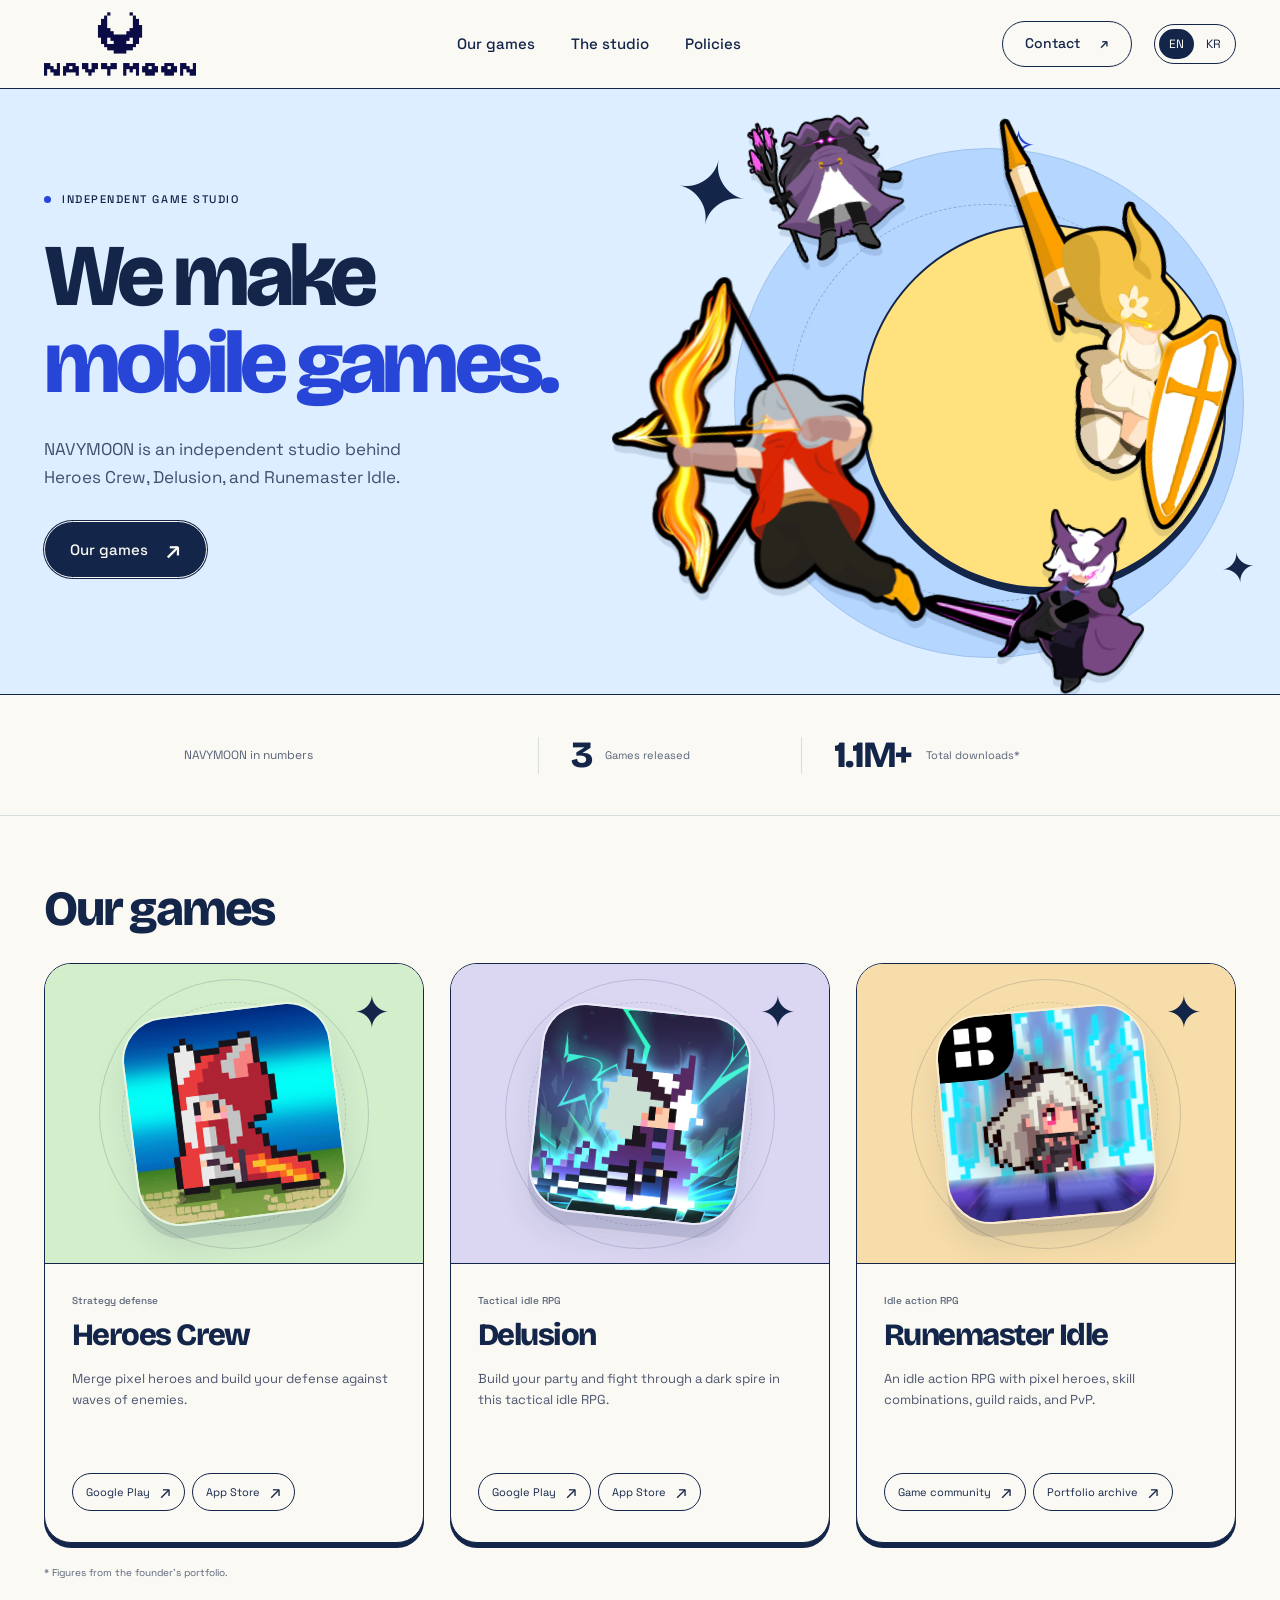
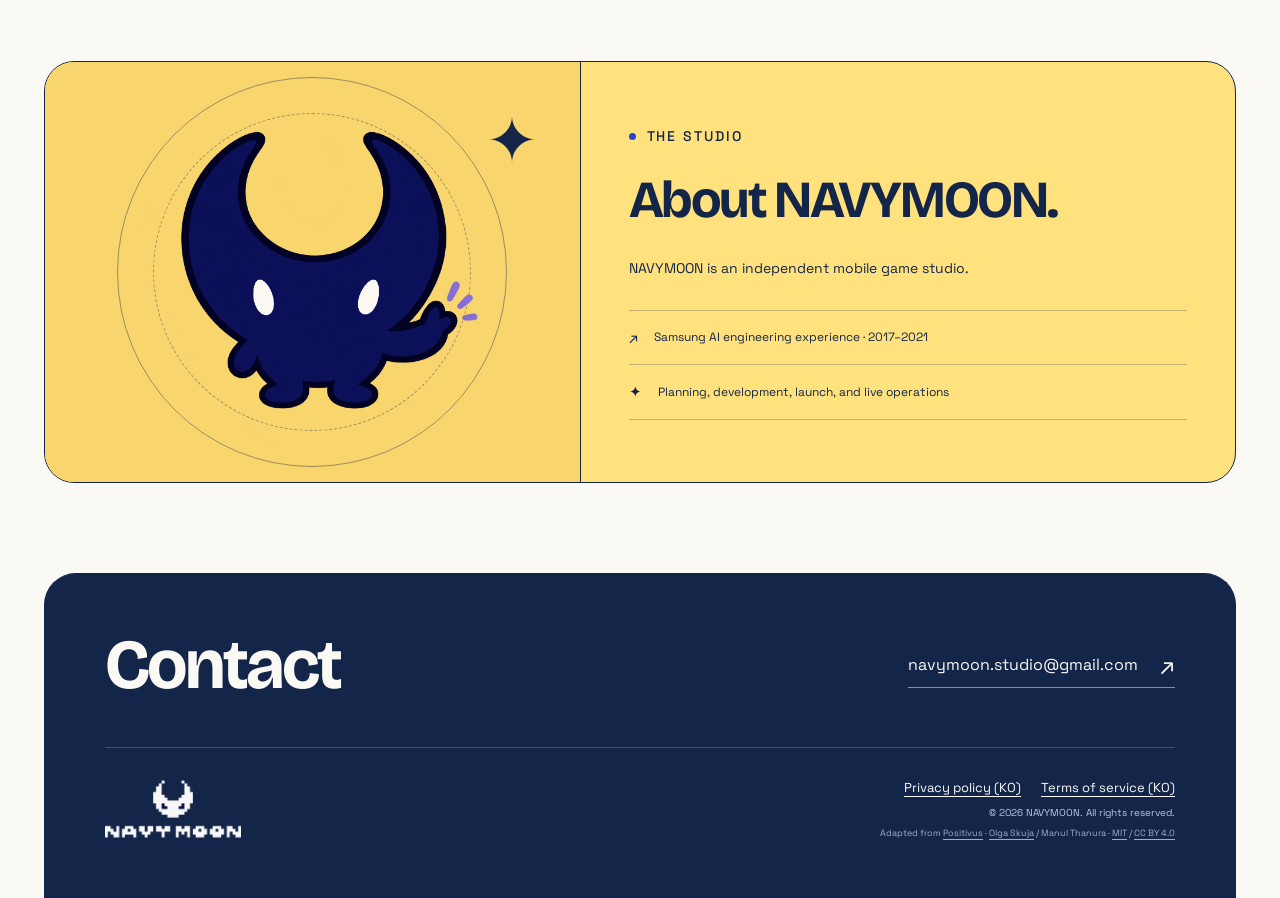
<file: index.html>
<!doctype html>
<html lang="en">
<head>
  <meta charset="utf-8">
  <meta name="viewport" content="width=device-width, initial-scale=1">
  <title data-en="NAVYMOON — Mobile game studio" data-ko="네이비문 — 모바일 게임 스튜디오">NAVYMOON — Mobile game studio</title>
  <meta name="description" content="NAVYMOON is the independent game studio behind Heroes Crew, Delusion, and Runemaster Idle." data-en="NAVYMOON is the independent game studio behind Heroes Crew, Delusion, and Runemaster Idle." data-ko="히어로즈 크루, 딜루전, 룬마스터 키우기를 만든 독립 게임 스튜디오 네이비문입니다.">
  <meta name="theme-color" content="#dceeff">
  <meta property="og:type" content="website">
  <meta property="og:title" content="NAVYMOON — Mobile game studio">
  <meta property="og:description" content="The studio behind Heroes Crew, Delusion, and Runemaster Idle.">
  <meta property="og:url" content="https://navymoon.github.io/">
  <meta property="og:image" content="https://navymoon.github.io/assets/images/navymoon-mascot-v2.webp">
  <meta name="twitter:card" content="summary_large_image">
  <link rel="canonical" href="https://navymoon.github.io/">
  <link rel="icon" href="assets/images/navymoon-icon-navy.png" type="image/png">
  <link rel="preload" href="assets/fonts/bricolage.ttf" as="font" type="font/ttf" crossorigin>
  <link rel="stylesheet" href="assets/css/positivus.css">
  <link rel="stylesheet" href="assets/css/navymoon-v2.css">
  <link rel="stylesheet" href="assets/css/legal.css">
  <script defer src="assets/js/navymoon-v2.js"></script>
  <script type="application/ld+json">{"@context":"https://schema.org","@type":"Organization","name":"NAVYMOON","url":"https://navymoon.github.io/","description":"Independent mobile game studio behind Heroes Crew, Delusion, and Runemaster Idle.","email":"navymoon.studio@gmail.com"}</script>
</head>
<body>
  <a class="skip-link" href="#main" data-en="Skip to content" data-ko="본문으로 이동">Skip to content</a>
  <header class="site-header section">
    <div class="nav-inner">
      <a href="#home" class="brand" aria-label="NAVYMOON home"><img src="assets/images/navymoon-logo-navy.png" alt="NAVYMOON" width="175" height="56"></a>
      <nav class="desktop-nav" aria-label="Main navigation">
        <a href="#games" data-en="Our games" data-ko="게임">Our games</a>
        <a href="#studio" data-en="The studio" data-ko="스튜디오">The studio</a>
        <a href="/privacy/" data-en="Policies" data-ko="정책">Policies</a>
      </nav>
      <div class="nav-tools">
        <a href="#contact" class="nav-contact"><span data-en="Contact" data-ko="문의">Contact</span> <span aria-hidden="true">↗</span></a>
        <div class="lang-switch" role="group" aria-label="Language">
          <button type="button" data-lang="en" aria-pressed="true" aria-label="English">EN</button>
          <button type="button" data-lang="ko" aria-pressed="false" aria-label="한국어">KR</button>
        </div>
        <button class="menu-toggle" type="button" aria-label="Open menu" aria-controls="mobile-nav" aria-expanded="false"><span></span><span></span></button>
      </div>
    </div>
    <nav id="mobile-nav" class="mobile-nav" aria-label="Mobile navigation" hidden>
      <a href="#games" data-en="Our games" data-ko="게임">Our games</a>
      <a href="#studio" data-en="The studio" data-ko="스튜디오">The studio</a>
      <a href="/privacy/" data-en="Privacy policy (KO)" data-ko="개인정보처리방침">Privacy policy (KO)</a>
      <a href="/terms/" data-en="Terms of service (KO)" data-ko="이용약관">Terms of service (KO)</a>
      <a href="#contact" data-en="Contact" data-ko="문의">Contact</a>
    </nav>
  </header>
  <main id="main">
    <!-- Adapted from Positivus Hero.astro: split copy / illustration composition. -->
    <section class="hero" id="home" aria-labelledby="hero-title">
      <div class="section">
        <div class="hero-grid">
          <div class="hero-copy">
            <p class="eyebrow" data-en="Independent game studio" data-ko="독립 게임 스튜디오">Independent game studio</p>
            <h1 id="hero-title"><span data-en="We make" data-ko="모바일 게임을">We make</span><span class="headline-accent" data-en="mobile games." data-ko="만듭니다.">mobile games.</span></h1>
            <p class="lead" data-en="NAVYMOON is an independent studio behind Heroes Crew, Delusion, and Runemaster Idle." data-ko="히어로즈 크루, 딜루전, 룬마스터 키우기를 만든 독립 게임 스튜디오 네이비문입니다.">NAVYMOON is an independent studio behind Heroes Crew, Delusion, and Runemaster Idle.</p>
            <a class="btn-primary" href="#games"><span data-en="Our games" data-ko="게임 보기">Our games</span><span class="arrow" aria-hidden="true">↗</span></a>
          </div>
          <div class="hero-picture" role="img" aria-label="Heroes Crew characters" data-en-label="Heroes Crew characters" data-ko-label="히어로즈 크루 캐릭터">
            <div class="orbit"></div><div class="sun-disc"></div>
            <span class="spark s1" aria-hidden="true">✦</span><span class="spark s2" aria-hidden="true">✦</span><span class="spark s3" aria-hidden="true">✧</span>
            <img class="hero-character hero-throme" src="assets/images/heroes-throme.webp" alt="" width="1500" height="1519">
            <img class="hero-character hero-jool" src="assets/images/heroes-jool.webp" alt="" width="1108" height="1500" fetchpriority="high">
            <img class="hero-character hero-abel" src="assets/images/heroes-abel.webp" alt="" width="1168" height="1500" fetchpriority="high">
            <img class="hero-character hero-xeno" src="assets/images/heroes-xeno.webp" alt="" width="1450" height="1500">
            
          </div>
        </div>
        
      </div>
    </section>
    <section class="proofbar" aria-label="Studio track record">
      <div class="section proof-inner">
        <p class="proof-intro" data-en="NAVYMOON in numbers" data-ko="네이비문의 기록">NAVYMOON in numbers</p>
        <div class="proof-item"><strong>3</strong><span data-en="Games released" data-ko="출시한 게임">Games released</span></div>
        <div class="proof-item"><strong>1.1M+</strong><span data-en="Total downloads*" data-ko="누적 다운로드*">Total downloads*</span></div>
        
      </div>
    </section>
    <section class="games-section section" id="games" aria-labelledby="games-title">
      <div class="section-heading">
        <div><p class="eyebrow" data-en="Made by NAVYMOON" data-ko="네이비문이 만든 게임">Made by NAVYMOON</p><h2 id="games-title"><span data-en="Our games" data-ko="게임">Our games</span><span data-en="" data-ko=""></span></h2></div>
        
      </div>
      <!-- Adapted from Positivus ServiceCard.astro: bordered, offset-shadow cards,
           paired title/art composition, three color treatments, direct actions. -->
      <div class="games-stack">
        <article class="game-card template-card" id="heroes-crew">
          <div class="game-visual game-cover heroes-cover"><span class="cover-ring" aria-hidden="true"></span><span class="cover-star" aria-hidden="true">✦</span><img class="game-cover-icon" src="assets/images/heroes-icon.png" alt="" width="512" height="512" loading="lazy"></div>
          <div class="game-info"><p class="game-genre" data-en="Strategy defense" data-ko="전략 디펜스">Strategy defense</p>
            
            <h3 data-en="Heroes Crew" data-ko="히어로즈 크루">Heroes Crew</h3>
            
            <p class="game-description" data-en="Merge pixel heroes and build your defense against waves of enemies." data-ko="영웅을 합성하고 강화하며 몰려오는 적을 막아내는 전략 디펜스.">Merge pixel heroes and build your defense against waves of enemies.</p>
            <div class="game-links"><a href="https://play.google.com/store/apps/details?id=com.overdogs.heroes" target="_blank" rel="noopener noreferrer">Google Play</a><a href="https://apps.apple.com/kr/app/id6744350078" target="_blank" rel="noopener noreferrer">App Store</a></div>
          </div>
        </article>
        <article class="game-card template-card" id="delusion">
          <div class="game-visual game-cover delusion-cover"><span class="cover-ring" aria-hidden="true"></span><span class="cover-star" aria-hidden="true">✦</span><img class="game-cover-icon" src="assets/images/delusion-icon.png" alt="" width="512" height="512" loading="lazy"></div>
          <div class="game-info"><p class="game-genre" data-en="Tactical idle RPG" data-ko="전술 방치형 RPG">Tactical idle RPG</p>
            
            <h3 data-en="Delusion" data-ko="딜루전">Delusion</h3>
            
            <p class="game-description wide" data-en="Build your party and fight through a dark spire in this tactical idle RPG." data-ko="영웅과 스킬을 조합해 어둠에 잠긴 첨탑을 공략하는 전술 방치형 RPG.">Build your party and fight through a dark spire in this tactical idle RPG.</p>
            <div class="game-links"><a href="https://play.google.com/store/apps/details?id=com.superplanet.delusion" target="_blank" rel="noopener noreferrer">Google Play</a><a href="https://apps.apple.com/kr/app/id6496342351" target="_blank" rel="noopener noreferrer">App Store</a></div>
          </div>
        </article>
        <article class="game-card template-card" id="rune-master">
          <div class="game-visual game-cover rune-cover"><span class="cover-ring" aria-hidden="true"></span><span class="cover-star" aria-hidden="true">✦</span><img class="game-cover-icon" src="assets/images/runemaster-icon.png" alt="" width="512" height="512" loading="lazy"></div>
          <div class="game-info"><p class="game-genre" data-en="Idle action RPG" data-ko="방치형 액션 RPG">Idle action RPG</p>
            
            <h3 data-en="Runemaster Idle" data-ko="룬마스터 키우기">Runemaster Idle</h3>
            
            <p class="game-description wide" data-en="An idle action RPG with pixel heroes, skill combinations, guild raids, and PvP." data-ko="다양한 스킬 조합과 길드 레이드, PvP를 즐기는 픽셀 방치형 액션 RPG.">An idle action RPG with pixel heroes, skill combinations, guild raids, and PvP.</p>
            <div class="game-links"><a href="https://cafe.naver.com/runem" target="_blank" rel="noopener noreferrer" data-en="Game community" data-ko="게임 커뮤니티">Game community</a><a href="https://www.taptap.io/tw/app/240412" target="_blank" rel="noopener noreferrer" data-en="Portfolio archive" data-ko="게임 아카이브">Portfolio archive</a></div>
          </div>
        </article>
      </div>
      <p class="tiny-note" data-en="* Figures from the founder’s portfolio." data-ko="* 개발자 포트폴리오 기준.">* Figures from the founder’s portfolio.</p>
    </section>
    <!-- Positivus Proposal.astro composition, expanded into our studio story. -->
    <section class="studio-section section" id="studio" aria-labelledby="studio-title">
      <div class="studio-panel proposal">
        <div class="studio-visual" aria-hidden="true"><div class="studio-orbit"></div><span class="spark">✦</span><img src="assets/images/navymoon-mascot-v2.webp" class="studio-mascot" alt="" loading="lazy"></div>
        <div class="studio-copy">
          <p class="eyebrow" data-en="The studio" data-ko="스튜디오 소개">The studio</p>
          <h2 id="studio-title"><span data-en="About" data-ko="네이비문">About</span><br><span data-en="NAVYMOON." data-ko="">NAVYMOON.</span></h2>
          <p data-en="NAVYMOON is an independent mobile game studio." data-ko="네이비문은 독립 모바일 게임 스튜디오입니다.">NAVYMOON is an independent mobile game studio.</p>
          <ul class="studio-details">
            <li><span aria-hidden="true">↗</span><span data-en="Samsung AI engineering experience · 2017–2021" data-ko="삼성전자 AI 엔지니어 경력 · 2017–2021">Samsung AI engineering experience · 2017–2021</span></li>
            <li><span aria-hidden="true">✦</span><span data-en="Planning, development, launch, and live operations" data-ko="기획, 개발, 출시와 라이브 운영">Planning, development, launch, and live operations</span></li>
            
          </ul>
        </div>
      </div>
    </section>
  </main>
  <footer class="contact-section section" id="contact">
    <div class="site-footer">
      <div class="footer-top"><h2><span data-en="Contact" data-ko="문의">Contact</span><br><span data-en="" data-ko=""></span></h2><div class="footer-contact"><p data-en="" data-ko=""></p><a href="mailto:navymoon.studio@gmail.com" class="footer-email">navymoon.studio@gmail.com <span class="arrow" aria-hidden="true">↗</span></a></div></div>
      <div class="footer-bottom"><a href="#home"><img src="assets/images/navymoon-logo-white.png" alt="NAVYMOON" class="footer-brand" loading="lazy"></a><div class="footer-meta"><nav class="footer-policy-links" aria-label="Policies"><a href="/privacy/" data-en="Privacy policy (KO)" data-ko="개인정보처리방침">Privacy policy (KO)</a><a href="/terms/" data-en="Terms of service (KO)" data-ko="이용약관">Terms of service (KO)</a></nav><p class="copyright">© 2026 NAVYMOON. <span data-en="All rights reserved." data-ko="All rights reserved.">All rights reserved.</span></p><p class="footer-credit">Adapted from <a href="https://github.com/manulthanura/Positivus" target="_blank" rel="noopener noreferrer">Positivus</a> · <a href="https://www.olgaskuja.design/" target="_blank" rel="noopener noreferrer">Olga Skuja</a> / Manul Thanura · <a href="LICENSE-template.txt">MIT</a> / <a href="https://creativecommons.org/licenses/by/4.0/" target="_blank" rel="noopener noreferrer">CC BY 4.0</a></p></div></div>
    </div>
  </footer>
</body>
</html>
</file>
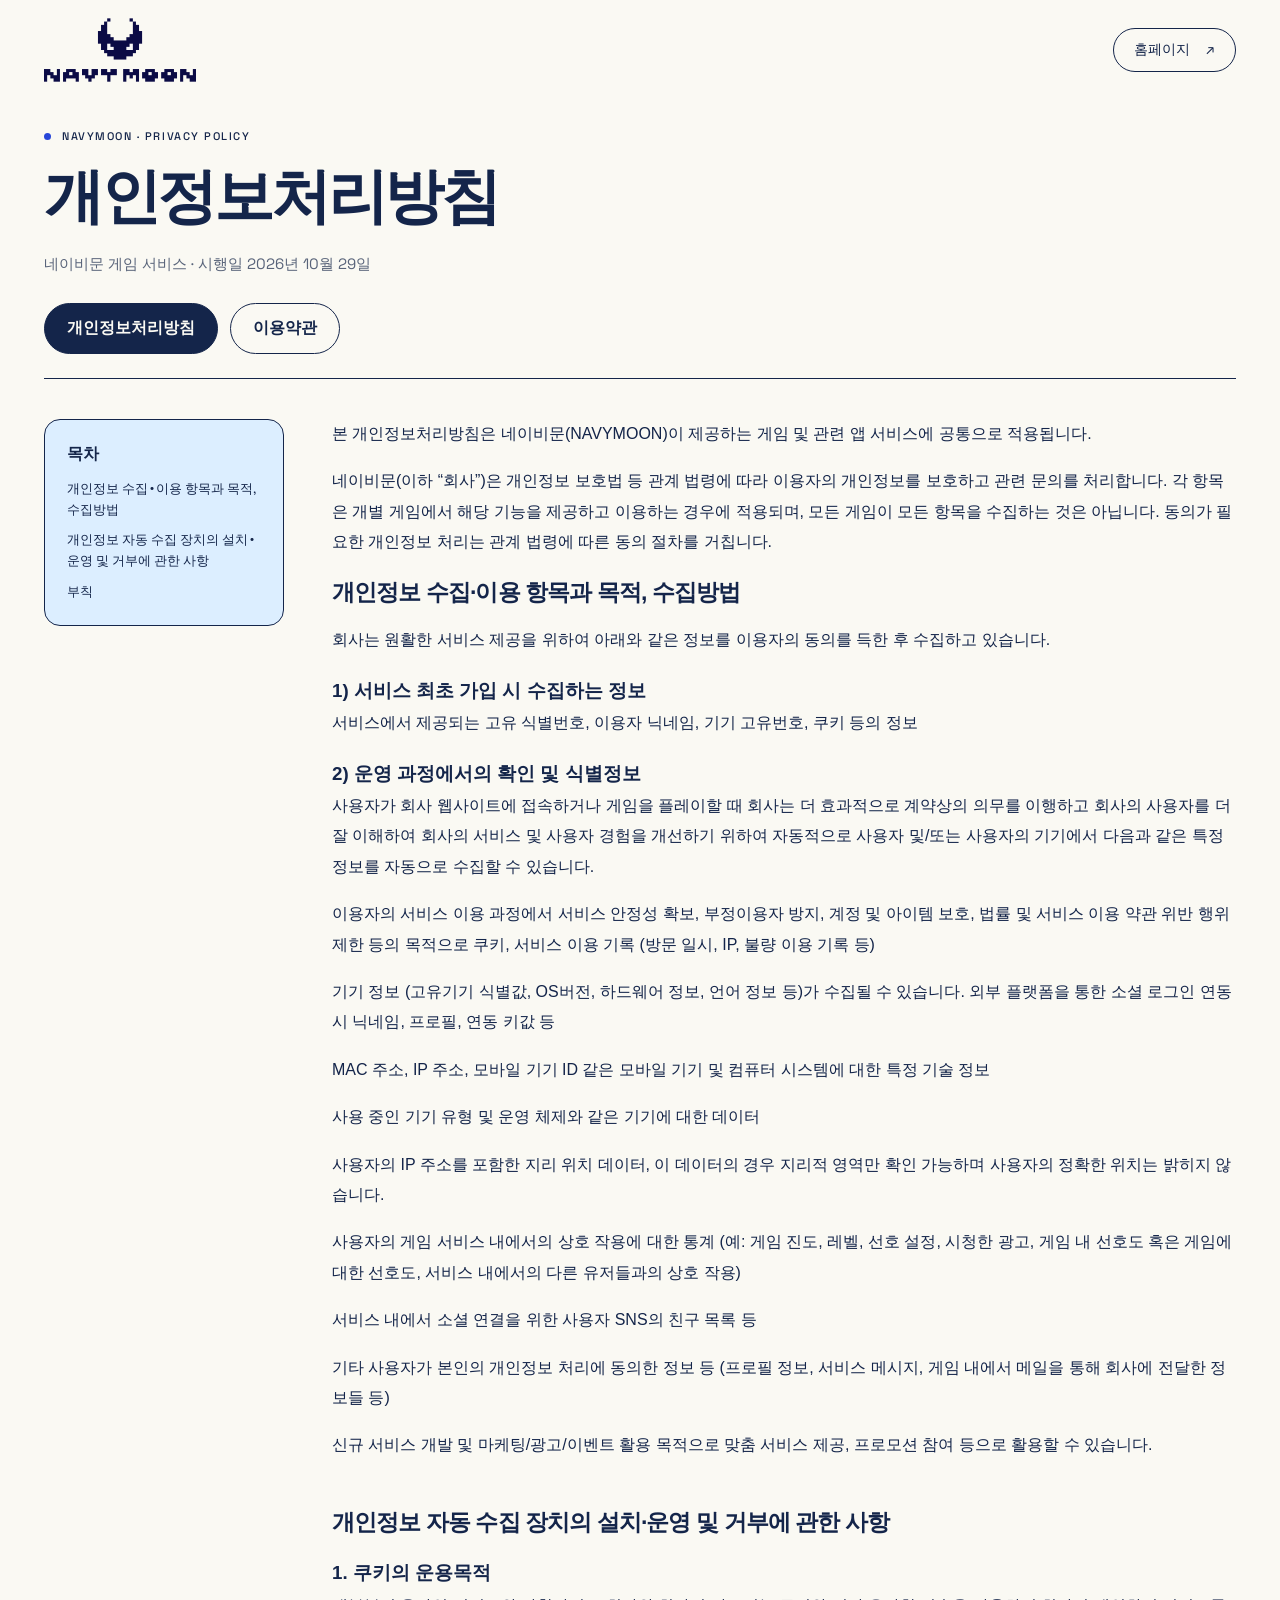
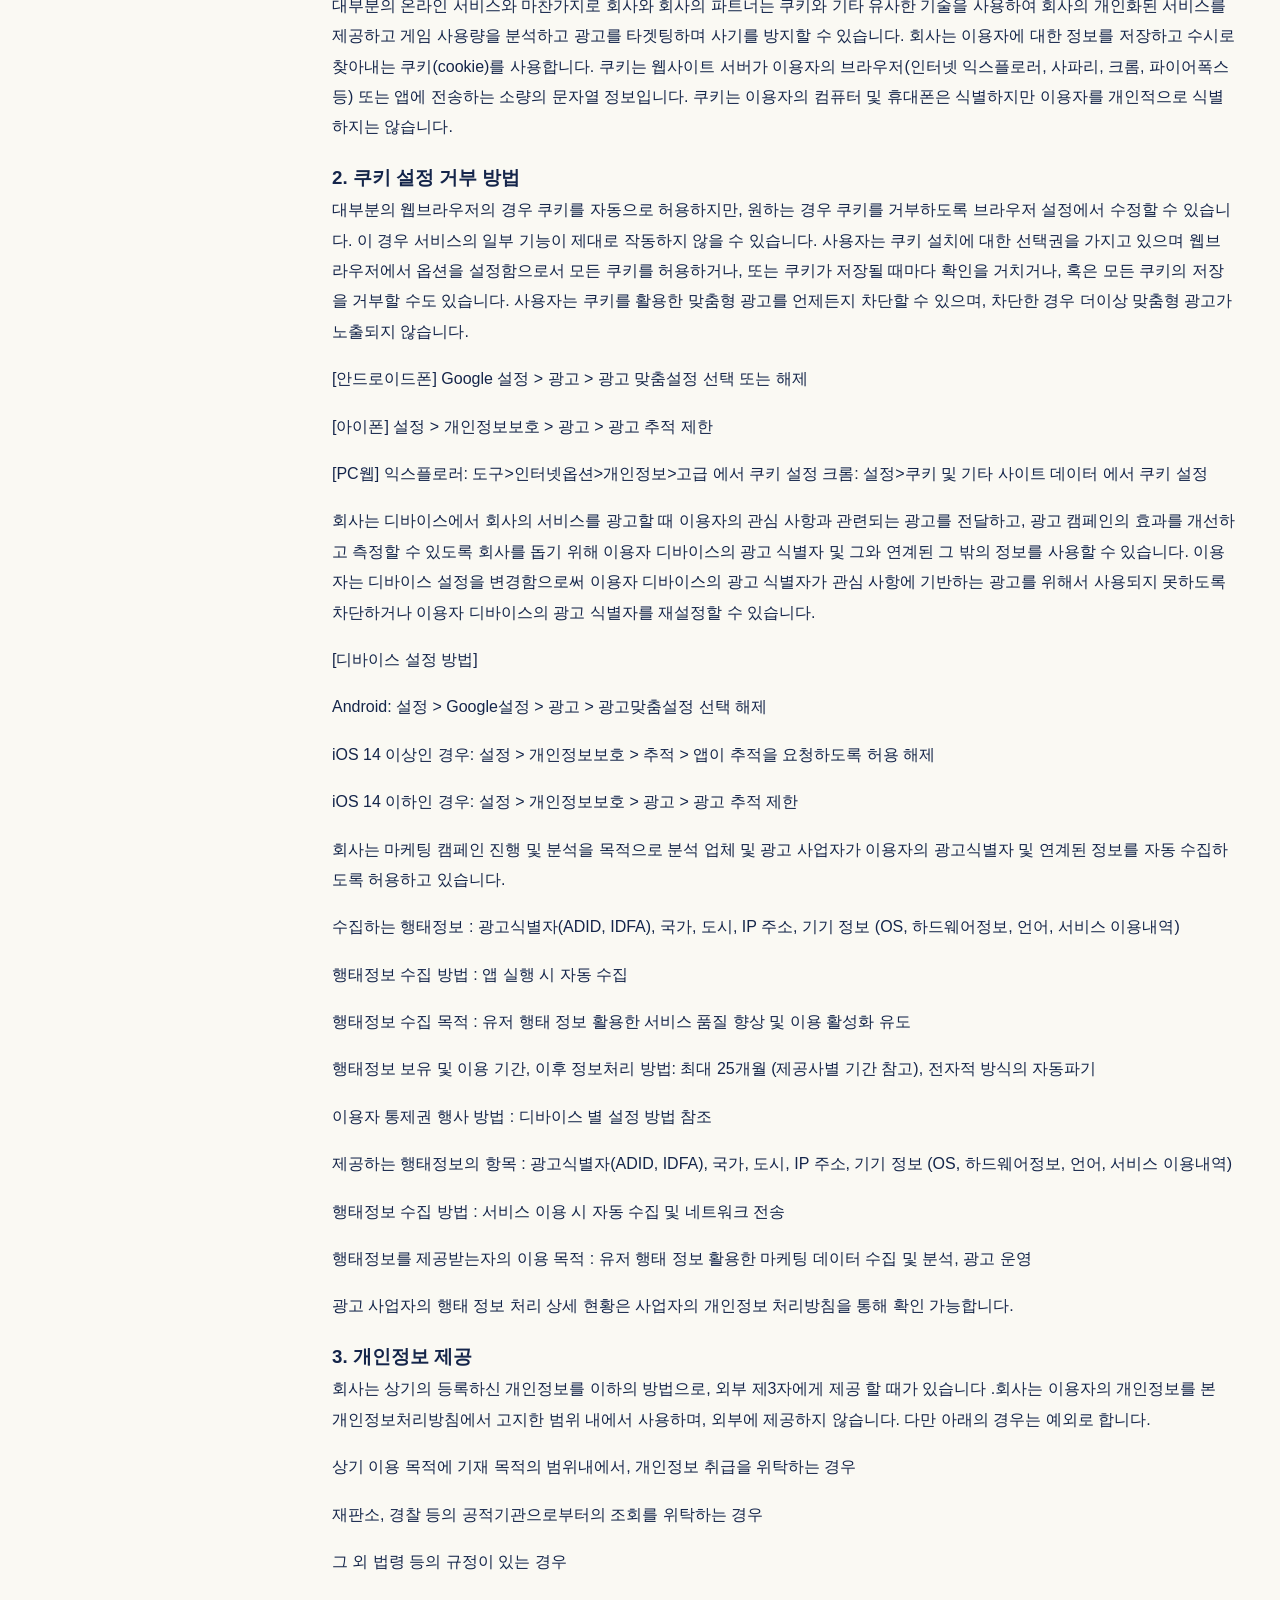
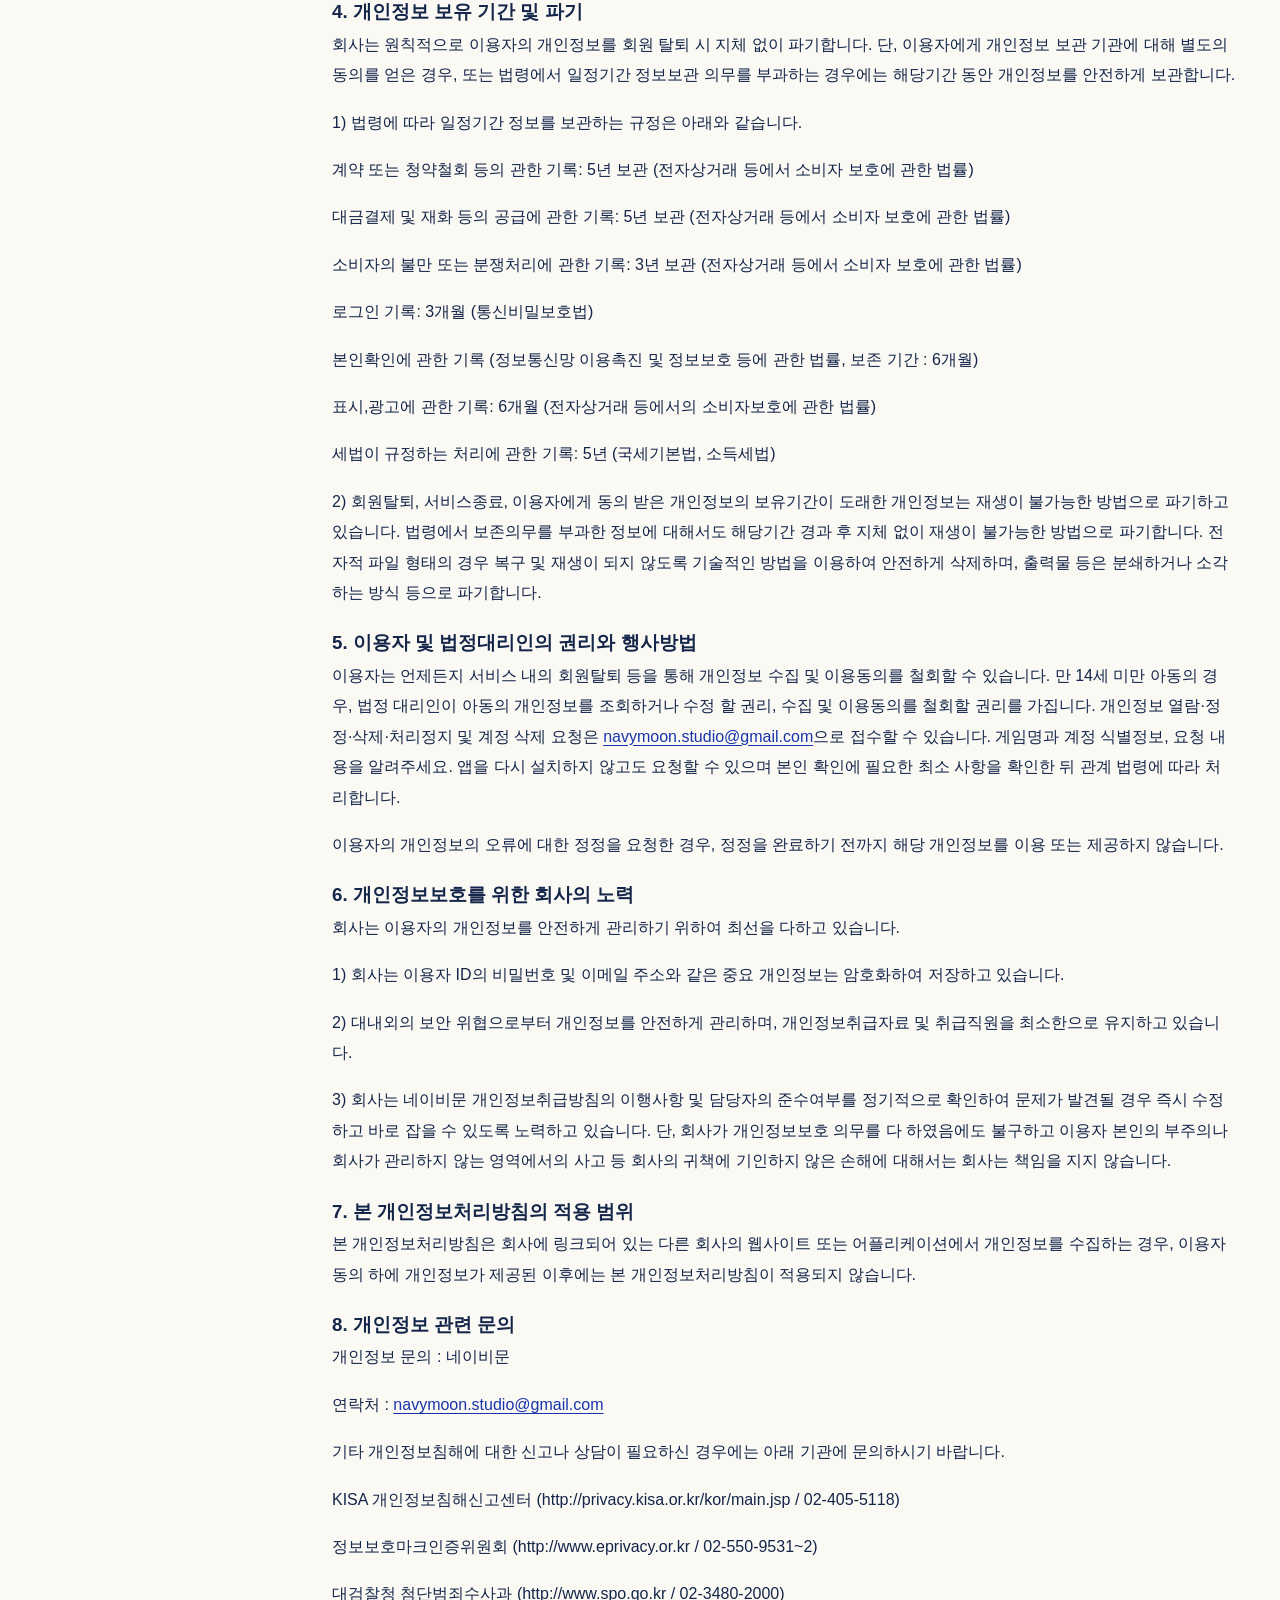
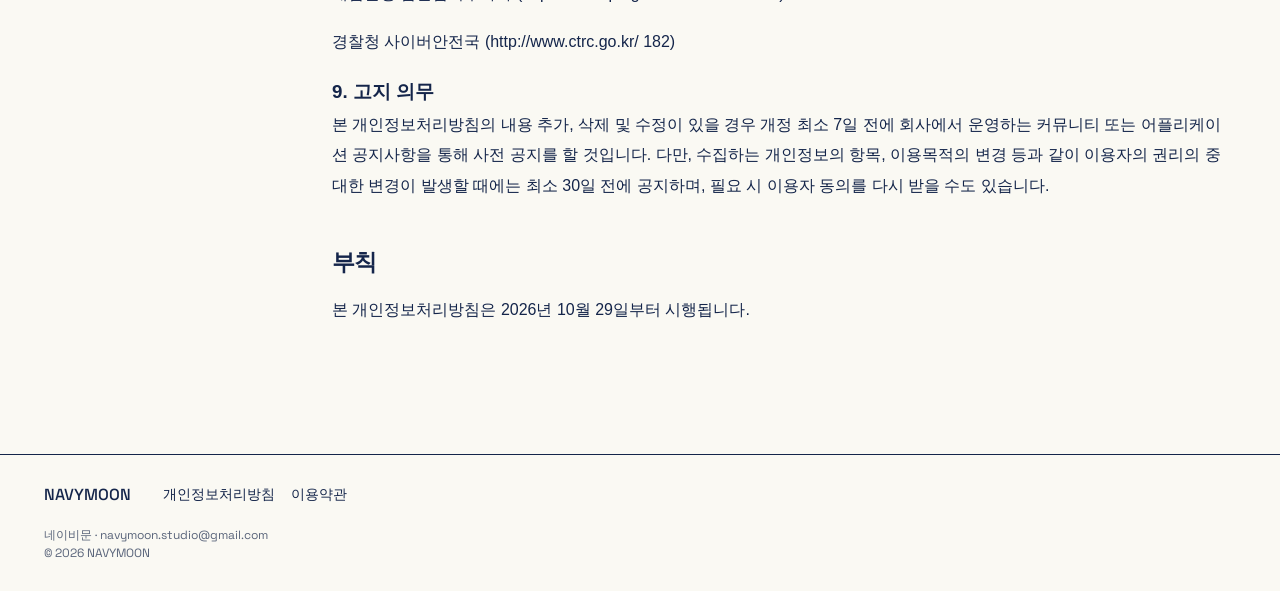
<file: privacy/index.html>
<!doctype html>
<html lang="ko">
<head>
  <meta charset="utf-8">
  <meta name="viewport" content="width=device-width, initial-scale=1">
  <meta name="description" content="네이비문(NAVYMOON)이 제공하는 게임과 관련 서비스의 공통 개인정보처리방침. 문의 navymoon.studio@gmail.com.">
  <meta name="theme-color" content="#faf9f3">
  <title>개인정보처리방침 — NAVYMOON</title>
  <link rel="canonical" href="https://navymoon.github.io/privacy/">
  <link rel="icon" href="/assets/images/navymoon-icon-navy.png" type="image/png">
  <link rel="stylesheet" href="/assets/css/positivus.css">
  <link rel="stylesheet" href="/assets/css/navymoon-v2.css">
  <link rel="stylesheet" href="/assets/css/legal.css">
</head>
<body class="legal-page">
  <a class="skip-link" href="#main">본문으로 이동</a>
  <header class="legal-header section"><a class="brand" href="/"><img src="/assets/images/navymoon-logo-navy.png" alt="NAVYMOON 홈페이지" width="175" height="56"></a><a class="back-home" href="/">홈페이지 <span aria-hidden="true">↗</span></a></header>
  <main id="main" class="legal-main section">
    <div class="legal-heading"><p class="eyebrow">NAVYMOON · Privacy Policy</p><h1>개인정보처리방침</h1><p class="legal-subtitle">네이비문 게임 서비스 · 시행일 2026년 10월 29일</p></div>
    <nav class="legal-tabs" aria-label="정책 문서"><a href="/privacy/" aria-current="page">개인정보처리방침</a><a href="/terms/">이용약관</a></nav>
    <div class="legal-layout"><nav class="legal-toc" aria-label="이 문서의 목차"><h2>목차</h2><ol><li><a href="#article-1">개인정보 수집∙이용 항목과 목적, 수집방법</a></li><li><a href="#article-2">개인정보 자동 수집 장치의 설치∙운영 및 거부에 관한 사항</a></li><li><a href="#article-addendum">부칙</a></li></ol></nav><article class="legal-content"><p>본 개인정보처리방침은 네이비문(NAVYMOON)이 제공하는 게임 및 관련 앱 서비스에 공통으로 적용됩니다.</p>
<p>네이비문(이하 “회사”)은 개인정보 보호법 등 관계 법령에 따라 이용자의 개인정보를 보호하고 관련 문의를 처리합니다. 각 항목은 개별 게임에서 해당 기능을 제공하고 이용하는 경우에 적용되며, 모든 게임이 모든 항목을 수집하는 것은 아닙니다. 동의가 필요한 개인정보 처리는 관계 법령에 따른 동의 절차를 거칩니다.</p>
<section id="article-1"><h2>개인정보 수집∙이용 항목과 목적, 수집방법</h2>
<p>회사는 원활한 서비스 제공을 위하여 아래와 같은 정보를 이용자의 동의를 득한 후 수집하고 있습니다.</p>
<h3>1) 서비스 최초 가입 시 수집하는 정보</h3>
<p>서비스에서 제공되는 고유 식별번호, 이용자 닉네임, 기기 고유번호, 쿠키 등의 정보</p>
<h3>2) 운영 과정에서의 확인 및 식별정보</h3>
<p>사용자가 회사 웹사이트에 접속하거나 게임을 플레이할 때 회사는 더 효과적으로 계약상의 의무를 이행하고 회사의 사용자를 더 잘 이해하여 회사의 서비스 및 사용자 경험을 개선하기 위하여 자동적으로 사용자 및/또는 사용자의 기기에서 다음과 같은 특정 정보를 자동으로 수집할 수 있습니다.</p>
<p>이용자의 서비스 이용 과정에서 서비스 안정성 확보, 부정이용자 방지, 계정 및 아이템 보호, 법률 및 서비스 이용 약관 위반 행위 제한 등의 목적으로 쿠키, 서비스 이용 기록 (방문 일시, IP, 불량 이용 기록 등)</p>
<p>기기 정보 (고유기기 식별값, OS버전, 하드웨어 정보, 언어 정보 등)가 수집될 수 있습니다. 외부 플랫폼을 통한 소셜 로그인 연동 시 닉네임, 프로필, 연동 키값 등</p>
<p>MAC 주소, IP 주소, 모바일 기기 ID 같은 모바일 기기 및 컴퓨터 시스템에 대한 특정 기술 정보</p>
<p>사용 중인 기기 유형 및 운영 체제와 같은 기기에 대한 데이터</p>
<p>사용자의 IP 주소를 포함한 지리 위치 데이터, 이 데이터의 경우 지리적 영역만 확인 가능하며 사용자의 정확한 위치는 밝히지 않습니다.</p>
<p>사용자의 게임 서비스 내에서의 상호 작용에 대한 통계 (예: 게임 진도, 레벨, 선호 설정, 시청한 광고, 게임 내 선호도 혹은 게임에 대한 선호도, 서비스 내에서의 다른 유저들과의 상호 작용)</p>
<p>서비스 내에서 소셜 연결을 위한 사용자 SNS의 친구 목록 등 </p>
<p>기타 사용자가 본인의 개인정보 처리에 동의한 정보 등 (프로필 정보, 서비스 메시지, 게임 내에서 메일을 통해 회사에 전달한 정보들 등) </p>
<p>신규 서비스 개발 및 마케팅/광고/이벤트 활용 목적으로 맞춤 서비스 제공, 프로모션 참여 등으로 활용할 수 있습니다.</p>
</section>
<section id="article-2"><h2>개인정보 자동 수집 장치의 설치∙운영 및 거부에 관한 사항</h2>
<h3>1. 쿠키의 운용목적</h3>
<p>대부분의 온라인 서비스와 마찬가지로 회사와 회사의 파트너는 쿠키와 기타 유사한 기술을 사용하여 회사의 개인화된 서비스를 제공하고 게임 사용량을 분석하고 광고를 타겟팅하며 사기를 방지할 수 있습니다. 회사는 이용자에 대한 정보를 저장하고 수시로 찾아내는 쿠키(cookie)를 사용합니다. 쿠키는 웹사이트 서버가 이용자의 브라우저(인터넷 익스플로러, 사파리, 크롬, 파이어폭스 등) 또는 앱에 전송하는 소량의 문자열 정보입니다. 쿠키는 이용자의 컴퓨터 및 휴대폰은 식별하지만 이용자를 개인적으로 식별하지는 않습니다.</p>
<h3>2. 쿠키 설정 거부 방법</h3>
<p>대부분의 웹브라우저의 경우 쿠키를 자동으로 허용하지만, 원하는 경우 쿠키를 거부하도록 브라우저 설정에서 수정할 수 있습니다. 이 경우 서비스의 일부 기능이 제대로 작동하지 않을 수 있습니다. 사용자는 쿠키 설치에 대한 선택권을 가지고 있으며 웹브라우저에서 옵션을 설정함으로서 모든 쿠키를 허용하거나, 또는 쿠키가 저장될 때마다 확인을 거치거나, 혹은 모든 쿠키의 저장을 거부할 수도 있습니다. 사용자는 쿠키를 활용한 맞춤형 광고를 언제든지 차단할 수 있으며, 차단한 경우 더이상 맞춤형 광고가 노출되지 않습니다.</p>
<p>[안드로이드폰] Google 설정 &gt; 광고 &gt; 광고 맞춤설정 선택 또는 해제</p>
<p>[아이폰] 설정 &gt; 개인정보보호 &gt; 광고 &gt; 광고 추적 제한</p>
<p>[PC웹] 익스플로러: 도구&gt;인터넷옵션&gt;개인정보&gt;고급 에서 쿠키 설정 크롬: 설정&gt;쿠키 및 기타 사이트 데이터 에서 쿠키 설정</p>
<p>회사는 디바이스에서 회사의 서비스를 광고할 때 이용자의 관심 사항과 관련되는 광고를 전달하고, 광고 캠페인의 효과를 개선하고 측정할 수 있도록 회사를 돕기 위해 이용자 디바이스의 광고 식별자 및 그와 연계된 그 밖의 정보를 사용할 수 있습니다. 이용자는 디바이스 설정을 변경함으로써 이용자 디바이스의 광고 식별자가 관심 사항에 기반하는 광고를 위해서 사용되지 못하도록 차단하거나 이용자 디바이스의 광고 식별자를 재설정할 수 있습니다.</p>
<p>[디바이스 설정 방법]</p>
<p>Android: 설정 &gt; Google설정 &gt; 광고 &gt; 광고맞춤설정 선택 해제</p>
<p>iOS 14 이상인 경우: 설정 &gt; 개인정보보호 &gt; 추적 &gt; 앱이 추적을 요청하도록 허용 해제</p>
<p>iOS 14 이하인 경우: 설정 &gt; 개인정보보호 &gt; 광고 &gt; 광고 추적 제한</p>
<p>회사는 마케팅 캠페인 진행 및 분석을 목적으로 분석 업체 및 광고 사업자가 이용자의 광고식별자 및 연계된 정보를 자동 수집하도록 허용하고 있습니다.</p>
<p>수집하는 행태정보 : 광고식별자(ADID, IDFA), 국가, 도시, IP 주소, 기기 정보 (OS, 하드웨어정보, 언어, 서비스 이용내역)</p>
<p>행태정보 수집 방법 : 앱 실행 시 자동 수집</p>
<p>행태정보 수집 목적 : 유저 행태 정보 활용한 서비스 품질 향상 및 이용 활성화 유도</p>
<p>행태정보 보유 및 이용 기간, 이후 정보처리 방법: 최대 25개월 (제공사별 기간 참고), 전자적 방식의 자동파기</p>
<p>이용자 통제권 행사 방법 : 디바이스 별 설정 방법 참조</p>
<p>제공하는 행태정보의 항목 : 광고식별자(ADID, IDFA), 국가, 도시, IP 주소, 기기 정보 (OS, 하드웨어정보, 언어, 서비스 이용내역)</p>
<p>행태정보 수집 방법 : 서비스 이용 시 자동 수집 및 네트워크 전송</p>
<p>행태정보를 제공받는자의 이용 목적 : 유저 행태 정보 활용한 마케팅 데이터 수집 및 분석, 광고 운영</p>
<p>광고 사업자의 행태 정보 처리 상세 현황은 사업자의 개인정보 처리방침을 통해 확인 가능합니다.</p>
<h3>3. 개인정보 제공</h3>
<p>회사는 상기의 등록하신 개인정보를 이하의 방법으로, 외부 제3자에게 제공 할 때가 있습니다 .회사는 이용자의 개인정보를 본 개인정보처리방침에서 고지한 범위 내에서 사용하며, 외부에 제공하지 않습니다. 다만 아래의 경우는 예외로 합니다.</p>
<p>상기 이용 목적에 기재 목적의 범위내에서, 개인정보 취급을 위탁하는 경우</p>
<p>재판소, 경찰 등의 공적기관으로부터의 조회를 위탁하는 경우</p>
<p>그 외 법령 등의 규정이 있는 경우</p>
<h3>4. 개인정보 보유 기간 및 파기</h3>
<p>회사는 원칙적으로 이용자의 개인정보를 회원 탈퇴 시 지체 없이 파기합니다. 단, 이용자에게 개인정보 보관 기관에 대해 별도의 동의를 얻은 경우, 또는 법령에서 일정기간 정보보관 의무를 부과하는 경우에는 해당기간 동안 개인정보를 안전하게 보관합니다.</p>
<p>1) 법령에 따라 일정기간 정보를 보관하는 규정은 아래와 같습니다.</p>
<p>계약 또는 청약철회 등의 관한 기록: 5년 보관 (전자상거래 등에서 소비자 보호에 관한 법률)</p>
<p>대금결제 및 재화 등의 공급에 관한 기록: 5년 보관 (전자상거래 등에서 소비자 보호에 관한 법률)</p>
<p>소비자의 불만 또는 분쟁처리에 관한 기록: 3년 보관 (전자상거래 등에서 소비자 보호에 관한 법률)</p>
<p>로그인 기록: 3개월 (통신비밀보호법)</p>
<p>본인확인에 관한 기록 (정보통신망 이용촉진 및 정보보호 등에 관한 법률, 보존 기간 : 6개월)</p>
<p>표시,광고에 관한 기록: 6개월 (전자상거래 등에서의 소비자보호에 관한 법률)</p>
<p>세법이 규정하는 처리에 관한 기록: 5년 (국세기본법, 소득세법)</p>
<p>2) 회원탈퇴, 서비스종료, 이용자에게 동의 받은 개인정보의 보유기간이 도래한 개인정보는 재생이 불가능한 방법으로 파기하고 있습니다. 법령에서 보존의무를 부과한 정보에 대해서도 해당기간 경과 후 지체 없이 재생이 불가능한 방법으로 파기합니다. 전자적 파일 형태의 경우 복구 및 재생이 되지 않도록 기술적인 방법을 이용하여 안전하게 삭제하며, 출력물 등은 분쇄하거나 소각하는 방식 등으로 파기합니다.</p>
<h3>5. 이용자 및 법정대리인의 권리와 행사방법</h3>
<p>이용자는 언제든지 서비스 내의 회원탈퇴 등을 통해 개인정보 수집 및 이용동의를 철회할 수 있습니다. 만 14세 미만 아동의 경우, 법정 대리인이 아동의 개인정보를 조회하거나 수정 할 권리, 수집 및 이용동의를 철회할 권리를 가집니다. 개인정보 열람·정정·삭제·처리정지 및 계정 삭제 요청은 <a href="mailto:navymoon.studio@gmail.com">navymoon.studio@gmail.com</a>으로 접수할 수 있습니다. 게임명과 계정 식별정보, 요청 내용을 알려주세요. 앱을 다시 설치하지 않고도 요청할 수 있으며 본인 확인에 필요한 최소 사항을 확인한 뒤 관계 법령에 따라 처리합니다.</p>
<p>이용자의 개인정보의 오류에 대한 정정을 요청한 경우, 정정을 완료하기 전까지 해당 개인정보를 이용 또는 제공하지 않습니다.</p>
<h3>6. 개인정보보호를 위한 회사의 노력</h3>
<p>회사는 이용자의 개인정보를 안전하게 관리하기 위하여 최선을 다하고 있습니다.</p>
<p>1) 회사는 이용자 ID의 비밀번호 및 이메일 주소와 같은 중요 개인정보는 암호화하여 저장하고 있습니다.</p>
<p>2) 대내외의 보안 위협으로부터 개인정보를 안전하게 관리하며, 개인정보취급자료 및 취급직원을 최소한으로 유지하고 있습니다.</p>
<p>3) 회사는 네이비문 개인정보취급방침의 이행사항 및 담당자의 준수여부를 정기적으로 확인하여 문제가 발견될 경우 즉시 수정하고 바로 잡을 수 있도록 노력하고 있습니다. 단, 회사가 개인정보보호 의무를 다 하였음에도 불구하고 이용자 본인의 부주의나 회사가 관리하지 않는 영역에서의 사고 등 회사의 귀책에 기인하지 않은 손해에 대해서는 회사는 책임을 지지 않습니다.</p>
<h3>7. 본 개인정보처리방침의 적용 범위</h3>
<p>본 개인정보처리방침은 회사에 링크되어 있는 다른 회사의 웹사이트 또는 어플리케이션에서 개인정보를 수집하는 경우, 이용자 동의 하에 개인정보가 제공된 이후에는 본 개인정보처리방침이 적용되지 않습니다.</p>
<h3>8. 개인정보 관련 문의</h3>
<p>개인정보 문의 : 네이비문</p>
<p>연락처 : <a href="mailto:navymoon.studio@gmail.com">navymoon.studio@gmail.com</a></p>
<p>기타 개인정보침해에 대한 신고나 상담이 필요하신 경우에는 아래 기관에 문의하시기 바랍니다.</p>
<p>KISA 개인정보침해신고센터 (http://privacy.kisa.or.kr/kor/main.jsp / 02-405-5118)</p>
<p>정보보호마크인증위원회 (http://www.eprivacy.or.kr / 02-550-9531~2)</p>
<p>대검찰청 첨단범죄수사과 (http://www.spo.go.kr / 02-3480-2000)</p>
<p>경찰청 사이버안전국 (http://www.ctrc.go.kr/ 182)</p>
<h3>9. 고지 의무</h3>
<p>본 개인정보처리방침의 내용 추가, 삭제 및 수정이 있을 경우 개정 최소 7일 전에 회사에서 운영하는 커뮤니티 또는 어플리케이션 공지사항을 통해 사전 공지를 할 것입니다. 다만, 수집하는 개인정보의 항목, 이용목적의 변경 등과 같이 이용자의 권리의 중대한 변경이 발생할 때에는 최소 30일 전에 공지하며, 필요 시 이용자 동의를 다시 받을 수도 있습니다.</p>
</section>
<section id="article-addendum"><h2>부칙</h2>
<p>본 개인정보처리방침은 2026년 10월 29일부터 시행됩니다.</p>
</section></article></div>
  </main>
  <footer class="legal-footer section"><a href="/">NAVYMOON</a><nav aria-label="하단 정책 메뉴"><a href="/privacy/">개인정보처리방침</a><a href="/terms/">이용약관</a></nav><p>네이비문 · <a href="mailto:navymoon.studio@gmail.com">navymoon.studio@gmail.com</a><br>© 2026 NAVYMOON</p></footer>
</body>
</html>
</file>
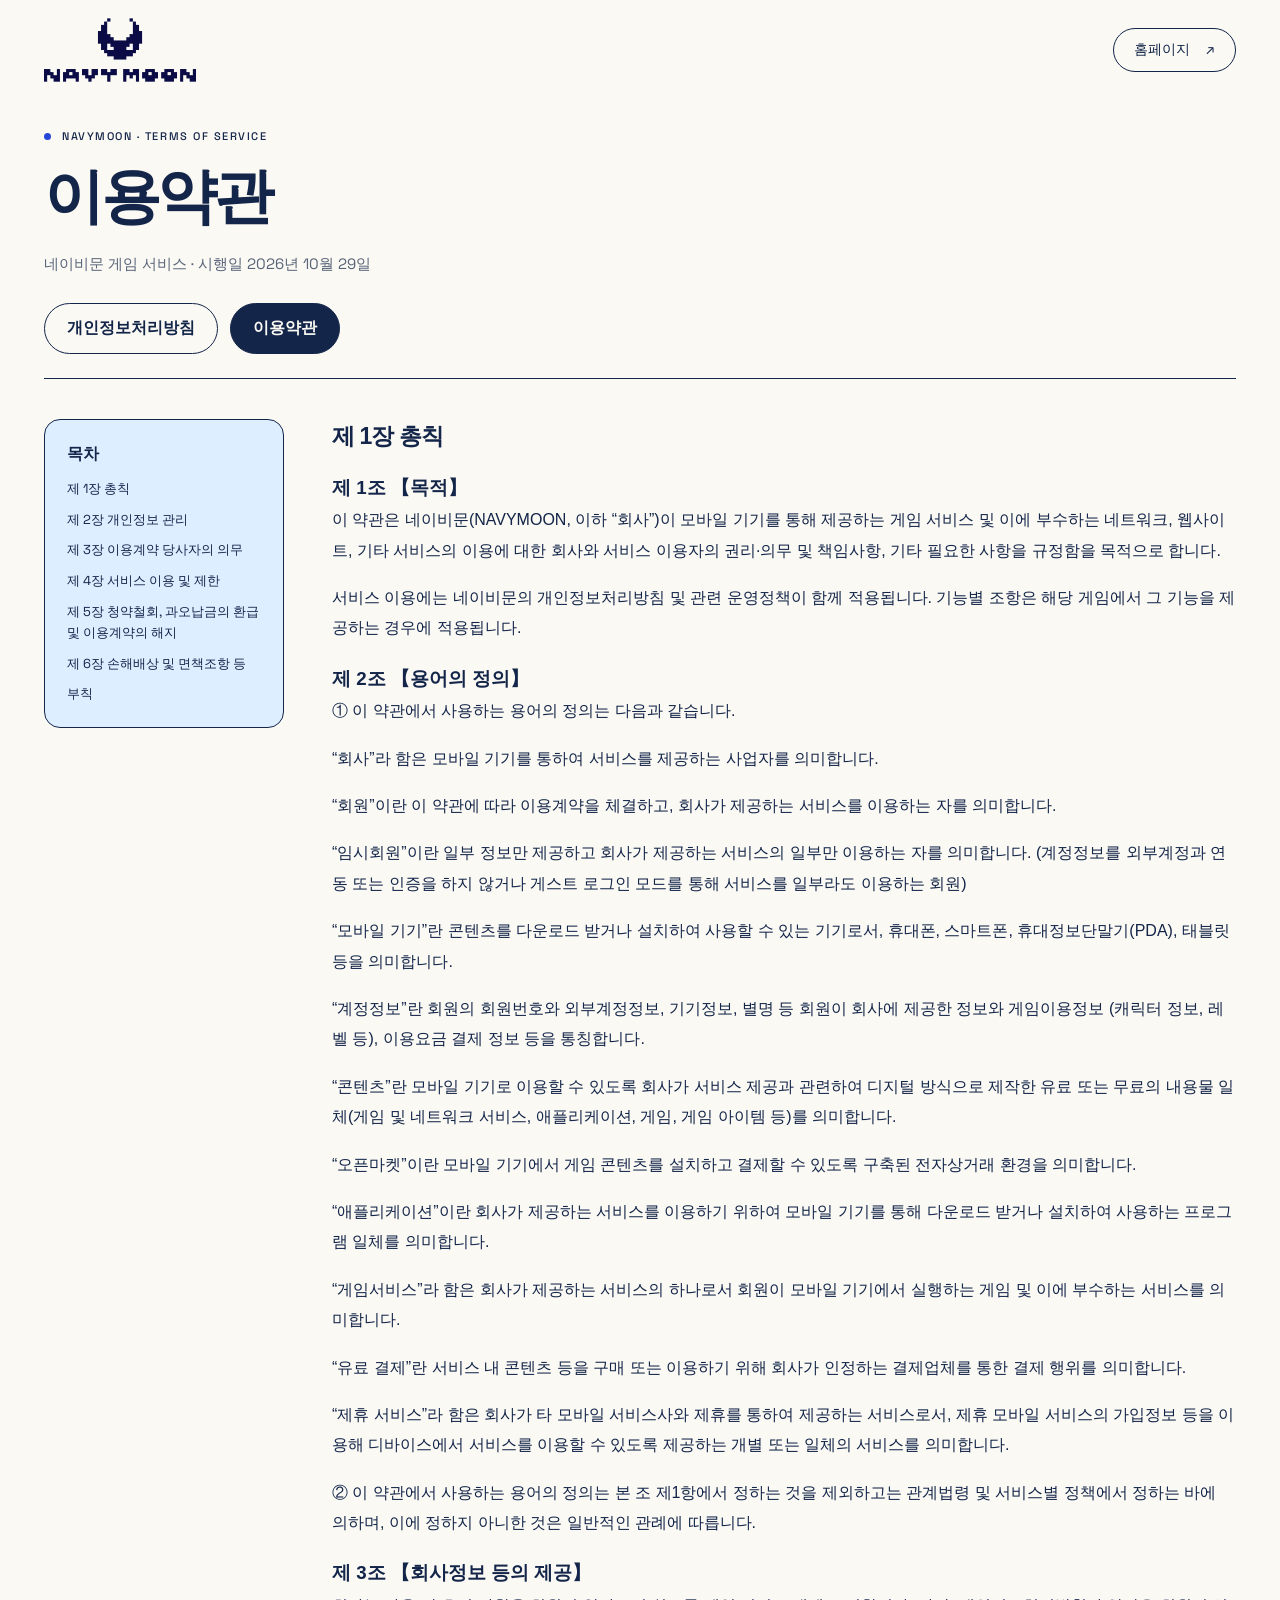
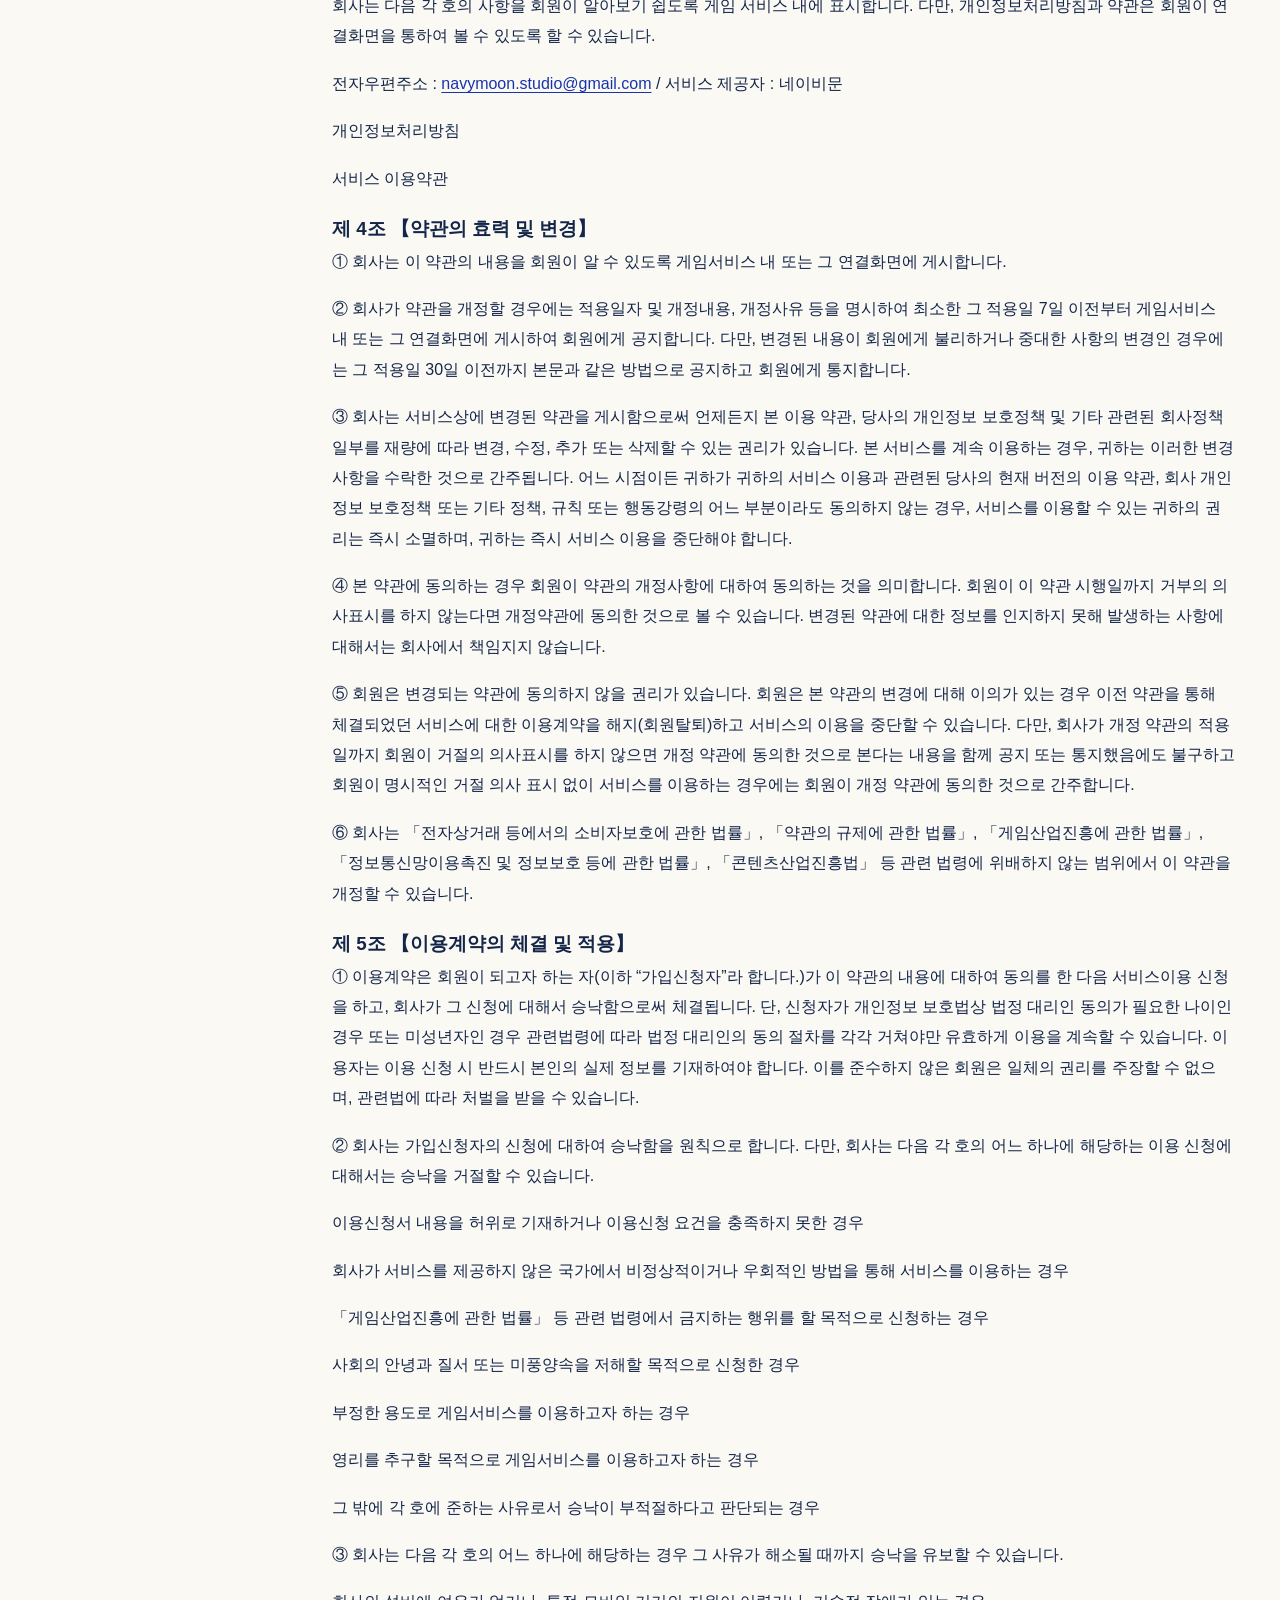
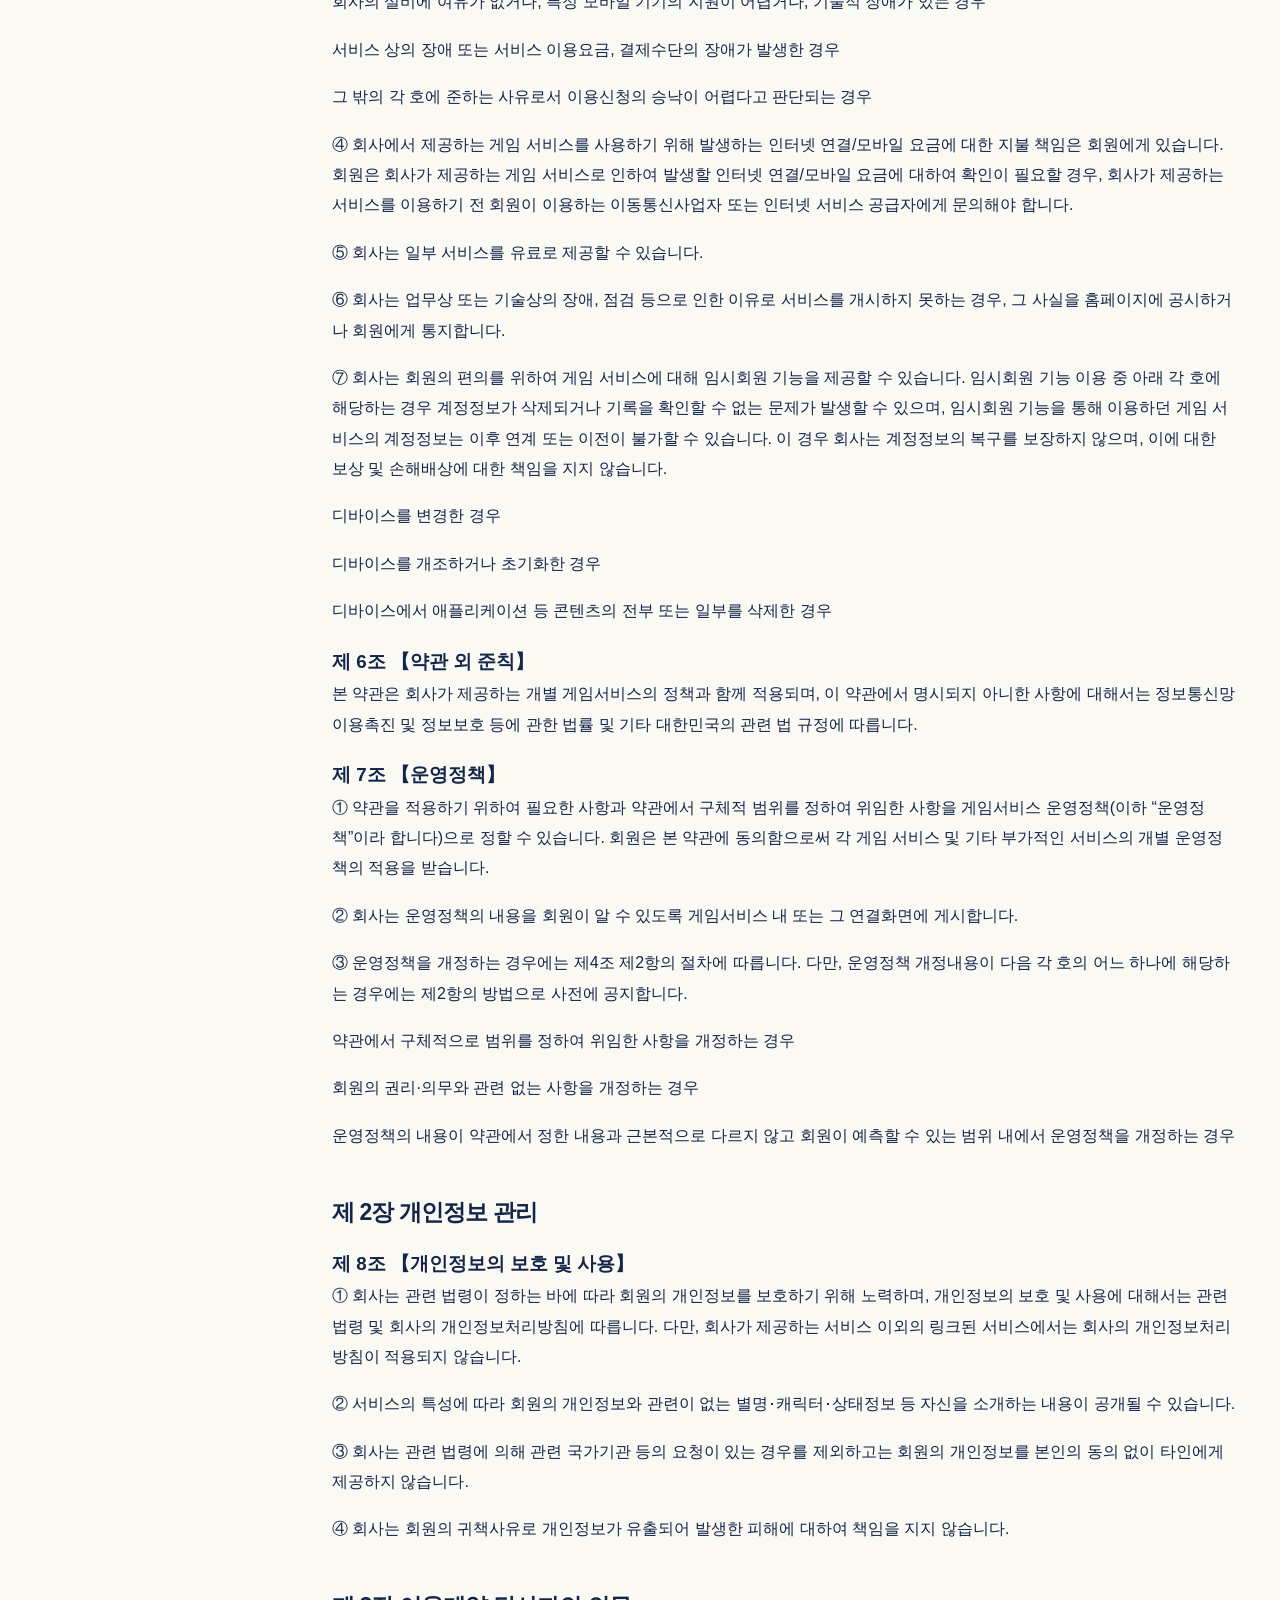
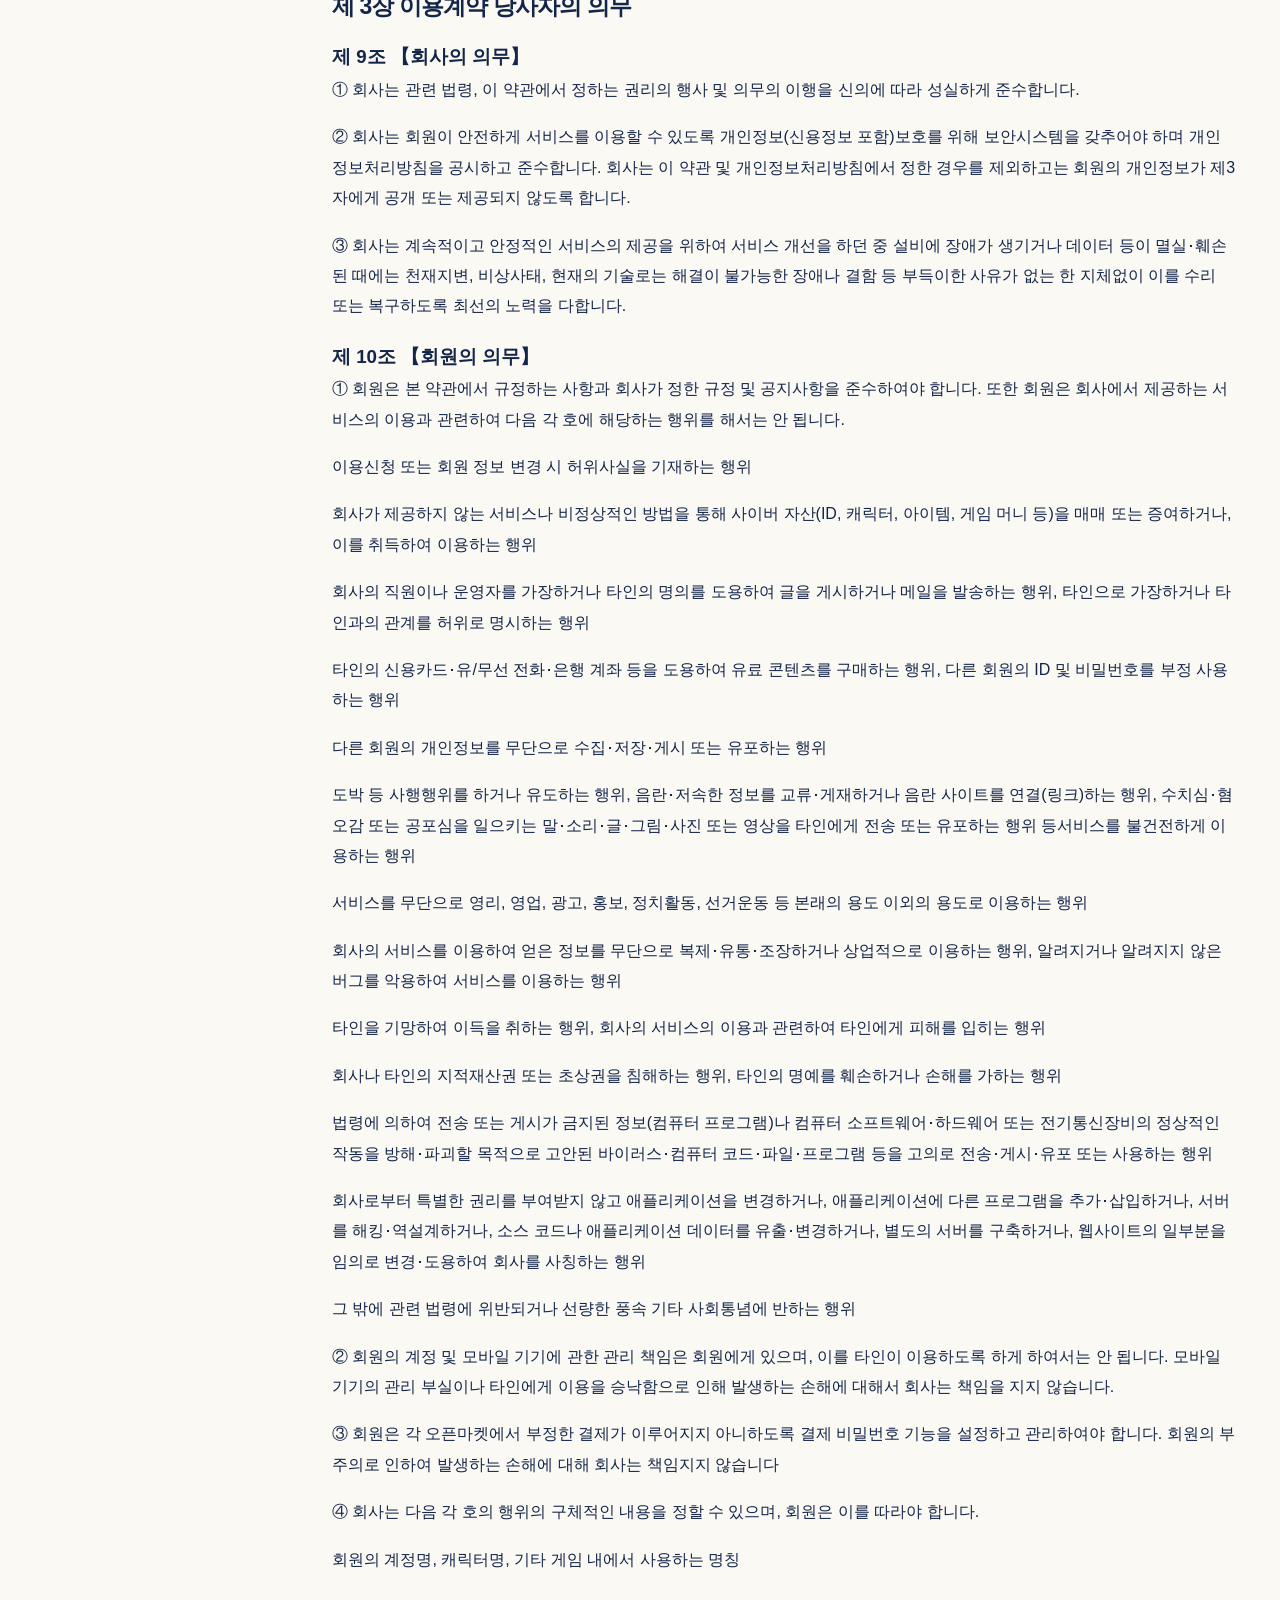
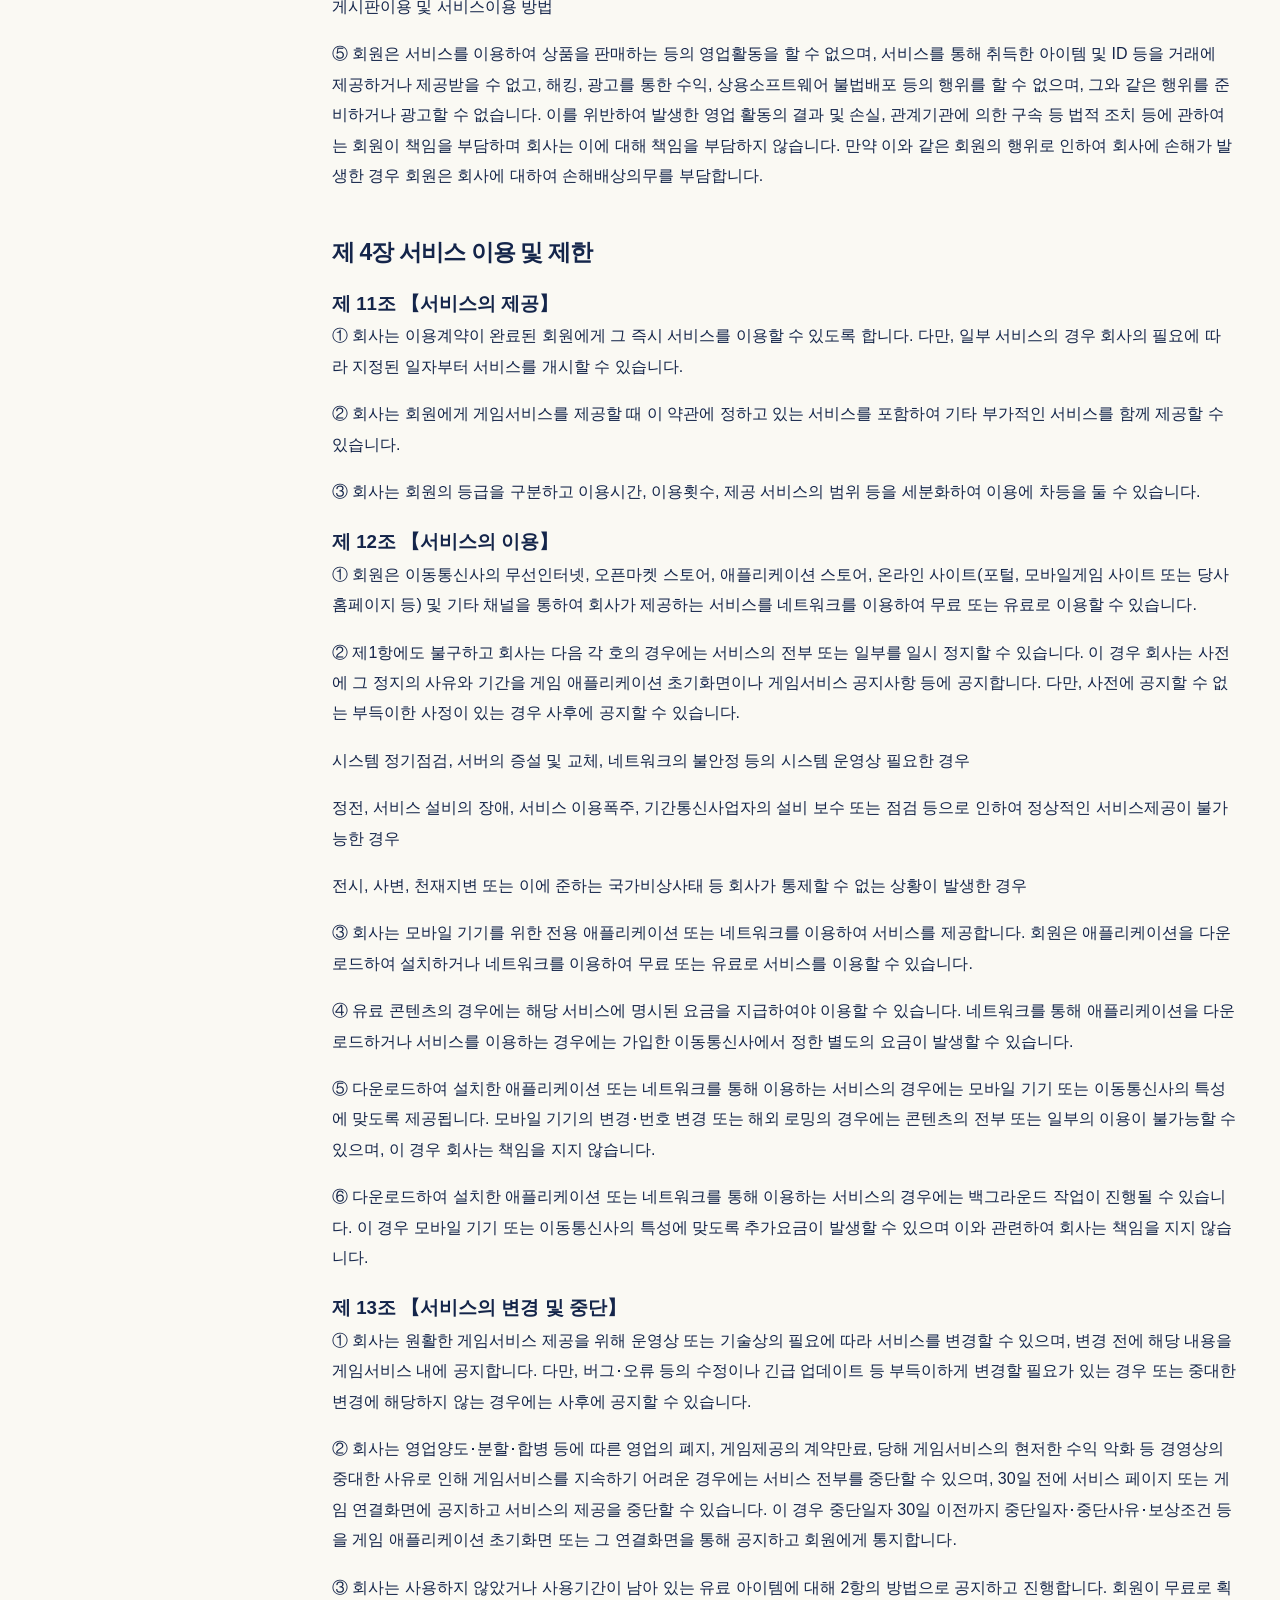
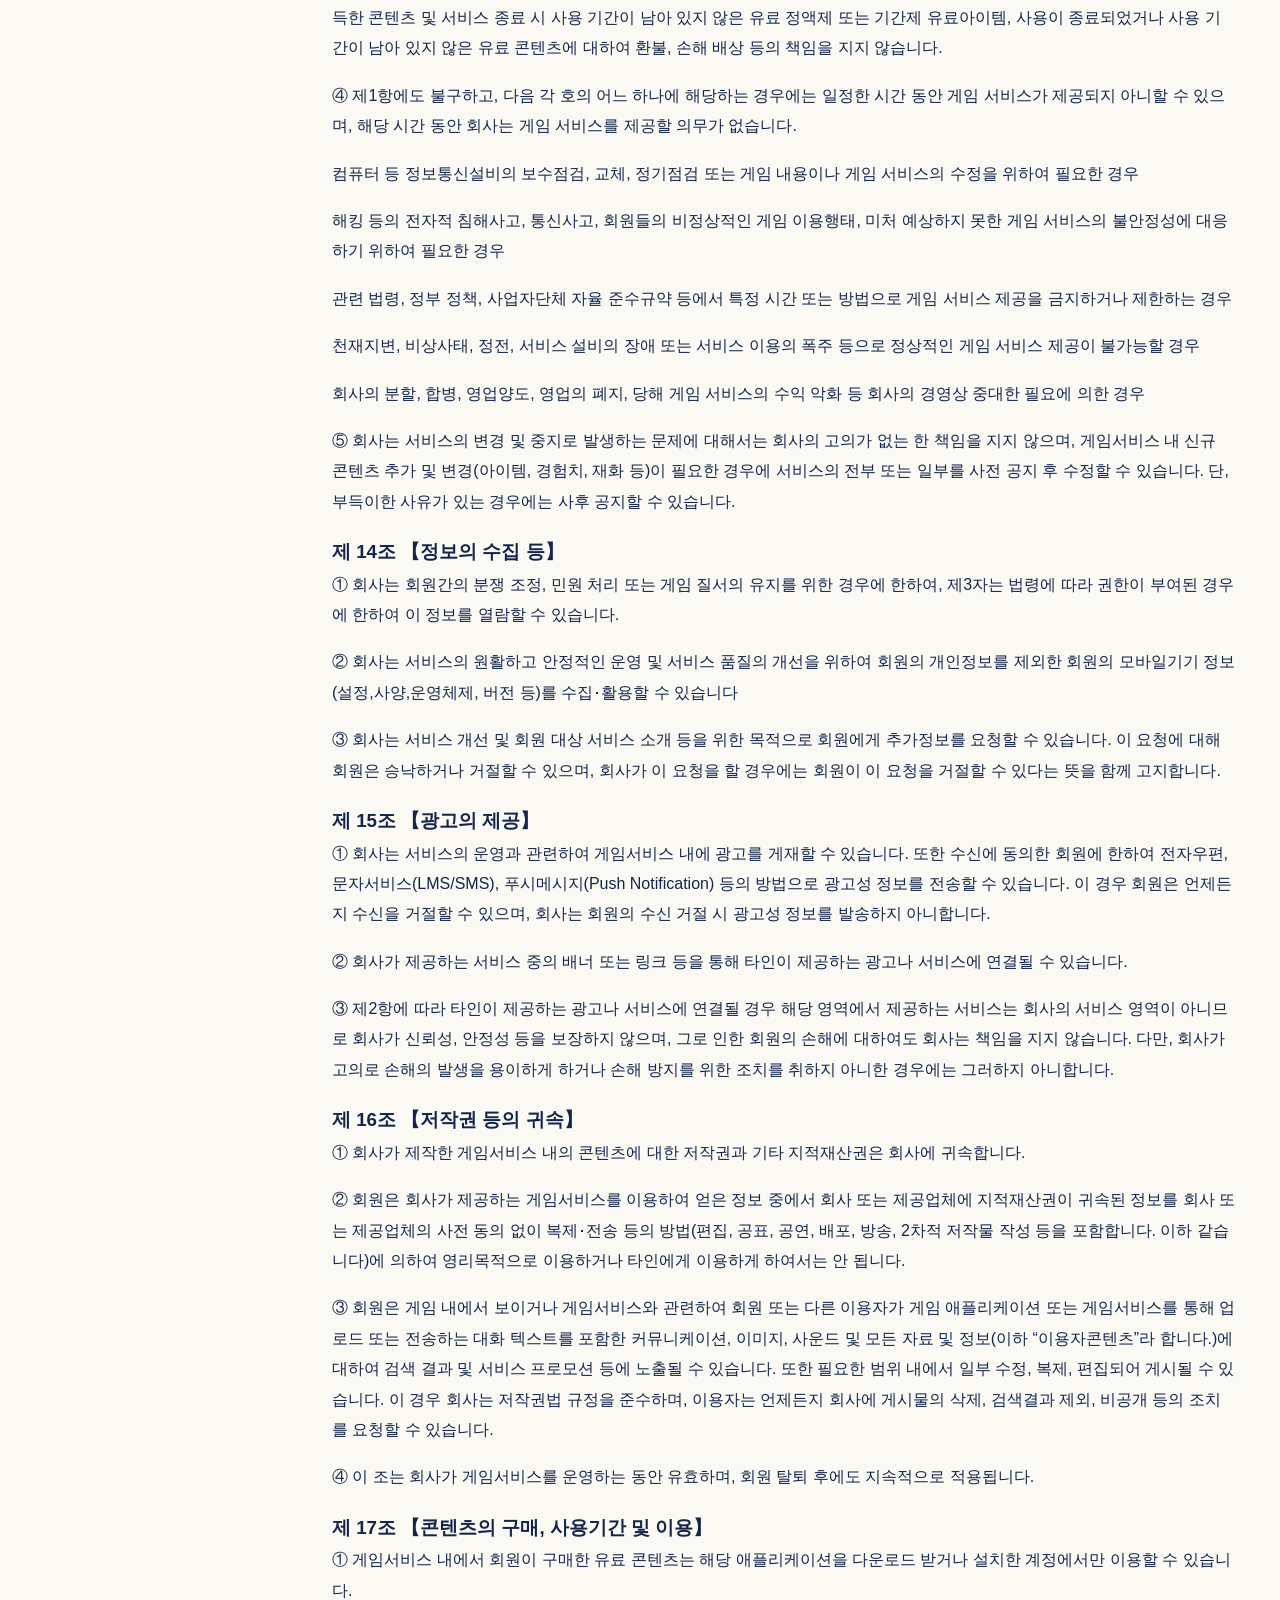
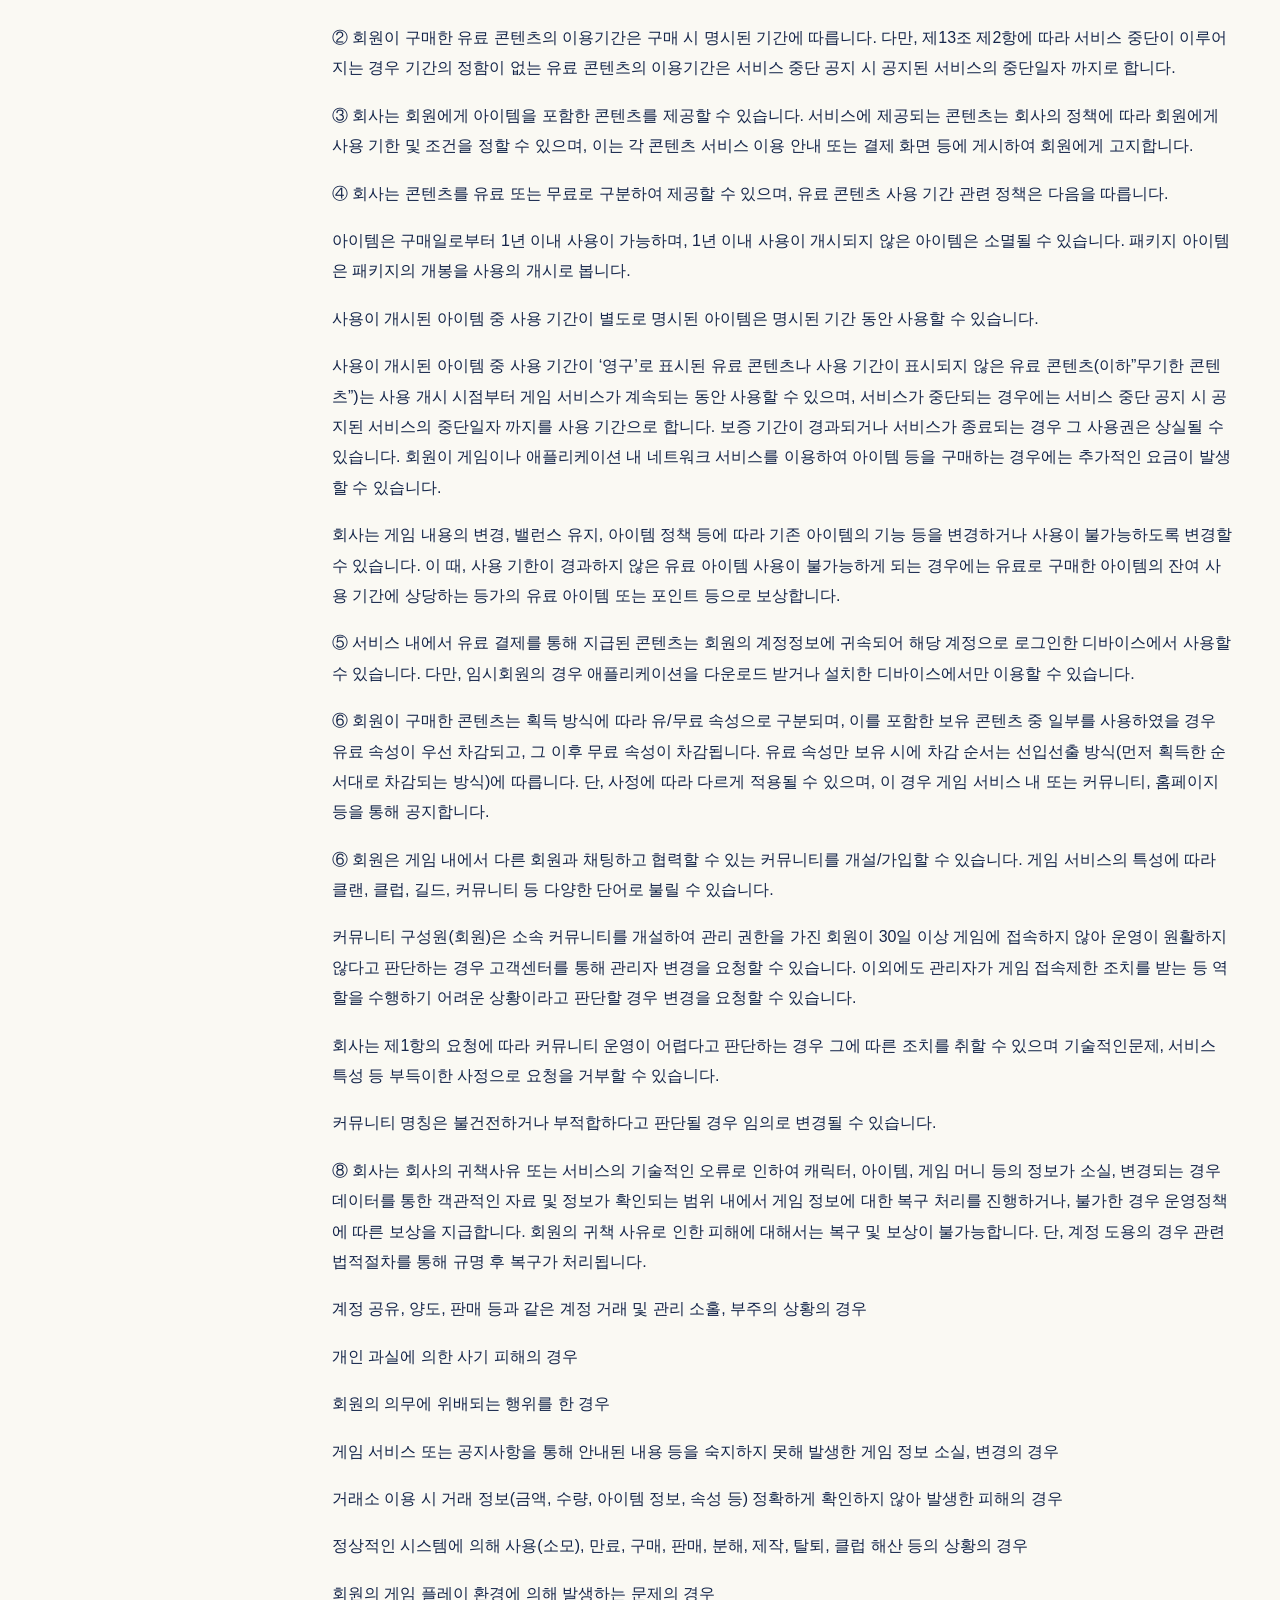
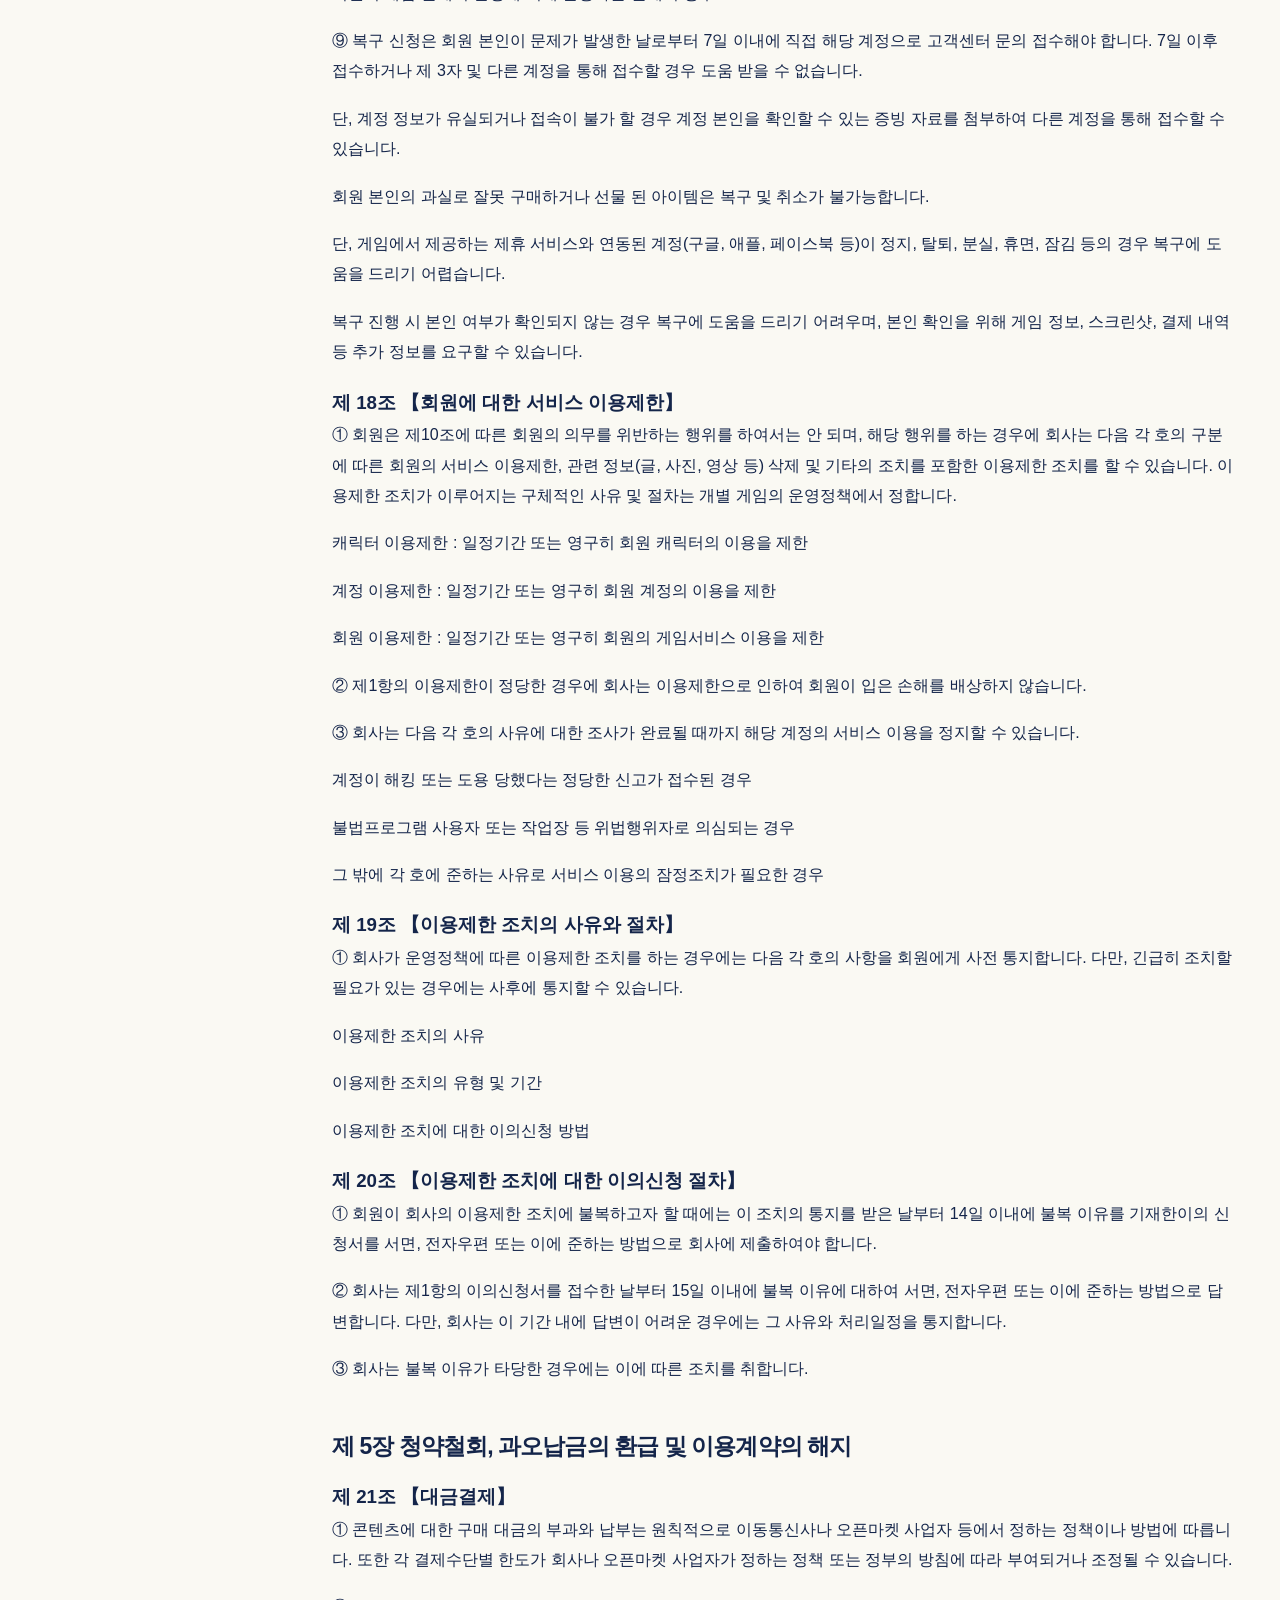
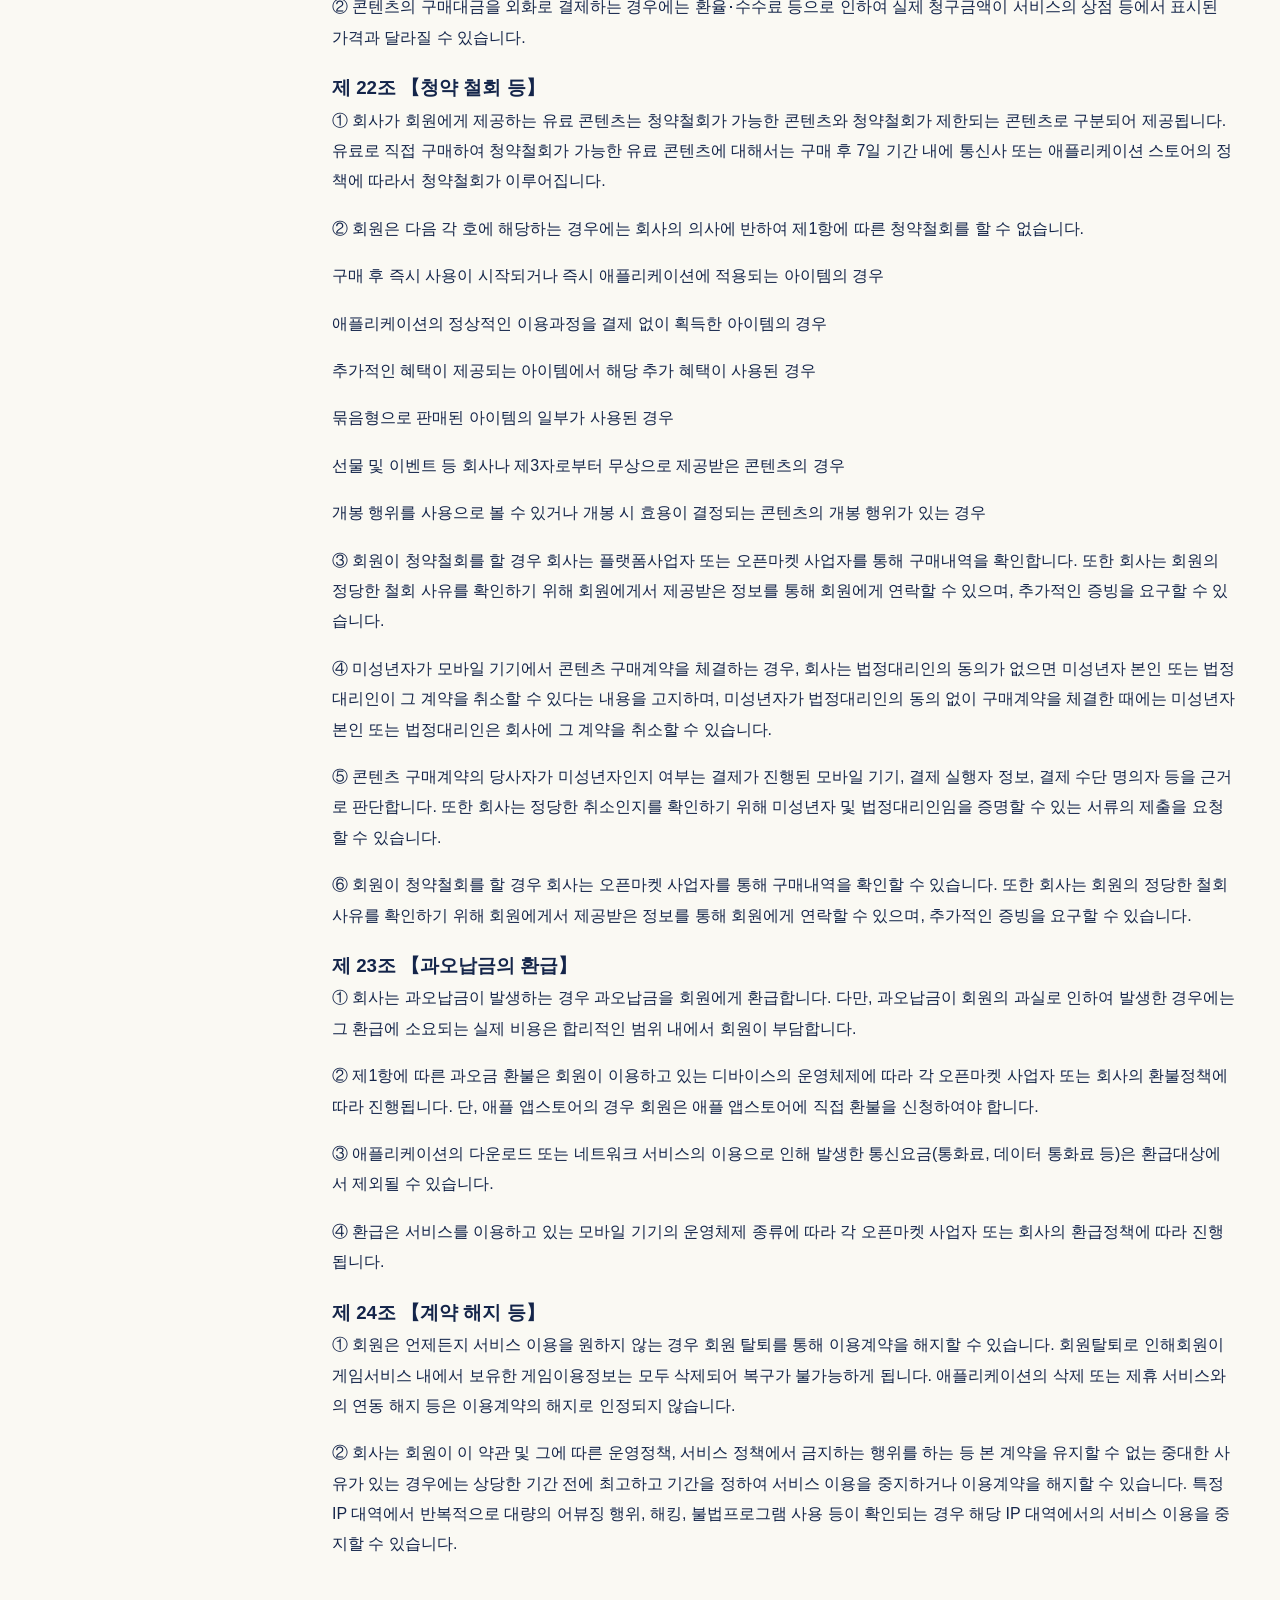
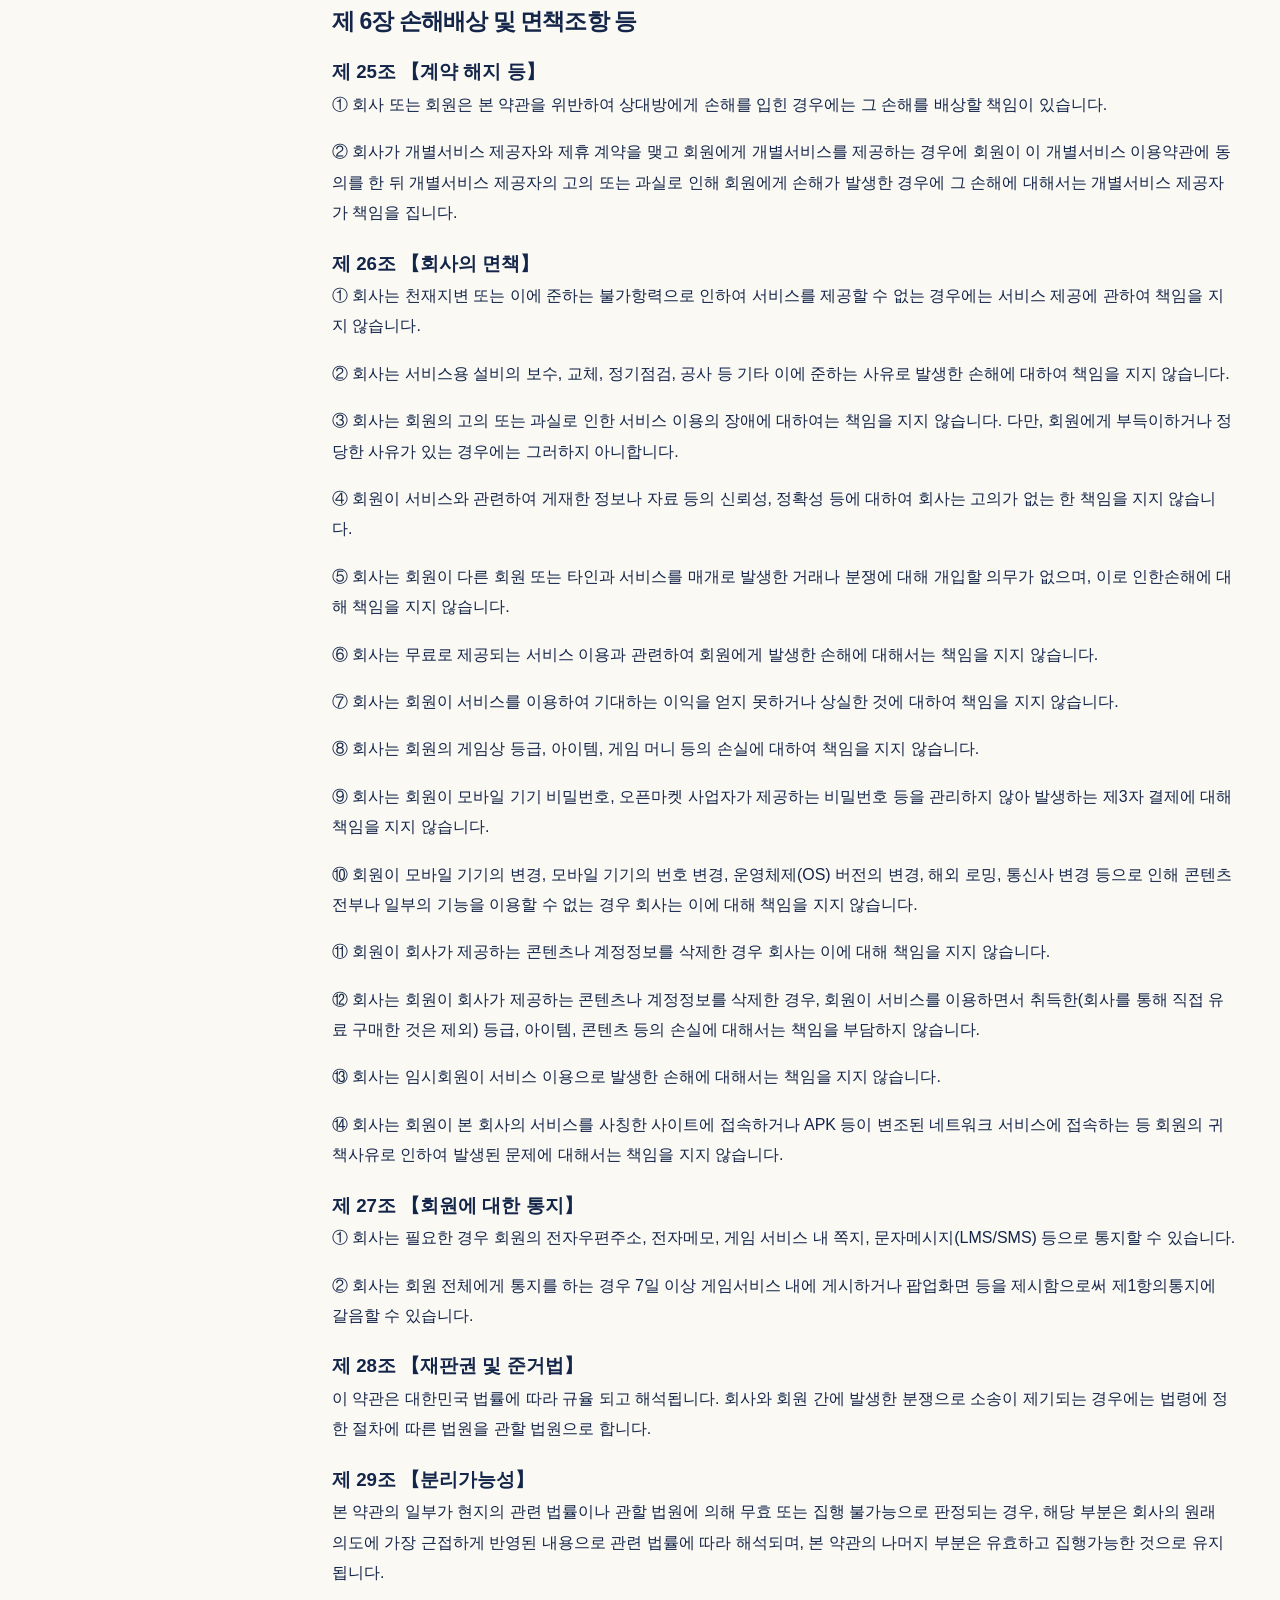
<file: terms/index.html>
<!doctype html>
<html lang="ko">
<head>
  <meta charset="utf-8">
  <meta name="viewport" content="width=device-width, initial-scale=1">
  <meta name="description" content="네이비문(NAVYMOON)이 제공하는 게임과 관련 서비스의 공통 이용약관. 문의 navymoon.studio@gmail.com.">
  <meta name="theme-color" content="#faf9f3">
  <title>이용약관 — NAVYMOON</title>
  <link rel="canonical" href="https://navymoon.github.io/terms/">
  <link rel="icon" href="/assets/images/navymoon-icon-navy.png" type="image/png">
  <link rel="stylesheet" href="/assets/css/positivus.css">
  <link rel="stylesheet" href="/assets/css/navymoon-v2.css">
  <link rel="stylesheet" href="/assets/css/legal.css">
</head>
<body class="legal-page">
  <a class="skip-link" href="#main">본문으로 이동</a>
  <header class="legal-header section"><a class="brand" href="/"><img src="/assets/images/navymoon-logo-navy.png" alt="NAVYMOON 홈페이지" width="175" height="56"></a><a class="back-home" href="/">홈페이지 <span aria-hidden="true">↗</span></a></header>
  <main id="main" class="legal-main section">
    <div class="legal-heading"><p class="eyebrow">NAVYMOON · Terms of Service</p><h1>이용약관</h1><p class="legal-subtitle">네이비문 게임 서비스 · 시행일 2026년 10월 29일</p></div>
    <nav class="legal-tabs" aria-label="정책 문서"><a href="/privacy/">개인정보처리방침</a><a href="/terms/" aria-current="page">이용약관</a></nav>
    <div class="legal-layout"><nav class="legal-toc" aria-label="이 문서의 목차"><h2>목차</h2><ol><li><a href="#article-1">제 1장 총칙</a></li><li><a href="#article-2">제 2장 개인정보 관리</a></li><li><a href="#article-3">제 3장 이용계약 당사자의 의무</a></li><li><a href="#article-4">제 4장 서비스 이용 및 제한</a></li><li><a href="#article-5">제 5장 청약철회, 과오납금의 환급 및 이용계약의 해지</a></li><li><a href="#article-6">제 6장 손해배상 및 면책조항 등</a></li><li><a href="#article-addendum">부칙</a></li></ol></nav><article class="legal-content"><section id="article-1"><h2>제 1장 총칙</h2>
<h3>제 1조 【목적】</h3>
<p>이 약관은 네이비문(NAVYMOON, 이하 “회사”)이 모바일 기기를 통해 제공하는 게임 서비스 및 이에 부수하는 네트워크, 웹사이트, 기타 서비스의 이용에 대한 회사와 서비스 이용자의 권리·의무 및 책임사항, 기타 필요한 사항을 규정함을 목적으로 합니다.</p>
<p>서비스 이용에는 네이비문의 개인정보처리방침 및 관련 운영정책이 함께 적용됩니다. 기능별 조항은 해당 게임에서 그 기능을 제공하는 경우에 적용됩니다.</p>
<h3>제 2조 【용어의 정의】</h3>
<p>① 이 약관에서 사용하는 용어의 정의는 다음과 같습니다.</p>
<p>“회사”라 함은 모바일 기기를 통하여 서비스를 제공하는 사업자를 의미합니다.</p>
<p>“회원”이란 이 약관에 따라 이용계약을 체결하고, 회사가 제공하는 서비스를 이용하는 자를 의미합니다.</p>
<p>“임시회원”이란 일부 정보만 제공하고 회사가 제공하는 서비스의 일부만 이용하는 자를 의미합니다. (계정정보를 외부계정과 연동 또는 인증을 하지 않거나 게스트 로그인 모드를 통해 서비스를 일부라도 이용하는 회원)</p>
<p>“모바일 기기”란 콘텐츠를 다운로드 받거나 설치하여 사용할 수 있는 기기로서, 휴대폰, 스마트폰, 휴대정보단말기(PDA), 태블릿 등을 의미합니다.</p>
<p>“계정정보”란 회원의 회원번호와 외부계정정보, 기기정보, 별명 등 회원이 회사에 제공한 정보와 게임이용정보 (캐릭터 정보, 레벨 등), 이용요금 결제 정보 등을 통칭합니다.</p>
<p>“콘텐츠”란 모바일 기기로 이용할 수 있도록 회사가 서비스 제공과 관련하여 디지털 방식으로 제작한 유료 또는 무료의 내용물 일체(게임 및 네트워크 서비스, 애플리케이션, 게임, 게임 아이템 등)를 의미합니다.</p>
<p>“오픈마켓”이란 모바일 기기에서 게임 콘텐츠를 설치하고 결제할 수 있도록 구축된 전자상거래 환경을 의미합니다.</p>
<p>“애플리케이션”이란 회사가 제공하는 서비스를 이용하기 위하여 모바일 기기를 통해 다운로드 받거나 설치하여 사용하는 프로그램 일체를 의미합니다.</p>
<p>“게임서비스”라 함은 회사가 제공하는 서비스의 하나로서 회원이 모바일 기기에서 실행하는 게임 및 이에 부수하는 서비스를 의미합니다.</p>
<p>“유료 결제”란 서비스 내 콘텐츠 등을 구매 또는 이용하기 위해 회사가 인정하는 결제업체를 통한 결제 행위를 의미합니다.</p>
<p>“제휴 서비스”라 함은 회사가 타 모바일 서비스사와 제휴를 통하여 제공하는 서비스로서, 제휴 모바일 서비스의 가입정보 등을 이용해 디바이스에서 서비스를 이용할 수 있도록 제공하는 개별 또는 일체의 서비스를 의미합니다.</p>
<p>② 이 약관에서 사용하는 용어의 정의는 본 조 제1항에서 정하는 것을 제외하고는 관계법령 및 서비스별 정책에서 정하는 바에 의하며, 이에 정하지 아니한 것은 일반적인 관례에 따릅니다.</p>
<h3>제 3조 【회사정보 등의 제공】</h3>
<p>회사는 다음 각 호의 사항을 회원이 알아보기 쉽도록 게임 서비스 내에 표시합니다. 다만, 개인정보처리방침과 약관은 회원이 연결화면을 통하여 볼 수 있도록 할 수 있습니다.</p>
<p>전자우편주소 : <a href="mailto:navymoon.studio@gmail.com">navymoon.studio@gmail.com</a> / 서비스 제공자 : 네이비문</p>
<p>개인정보처리방침</p>
<p>서비스 이용약관</p>
<h3>제 4조 【약관의 효력 및 변경】</h3>
<p>① 회사는 이 약관의 내용을 회원이 알 수 있도록 게임서비스 내 또는 그 연결화면에 게시합니다. </p>
<p>② 회사가 약관을 개정할 경우에는 적용일자 및 개정내용, 개정사유 등을 명시하여 최소한 그 적용일 7일 이전부터 게임서비스 내 또는 그 연결화면에 게시하여 회원에게 공지합니다. 다만, 변경된 내용이 회원에게 불리하거나 중대한 사항의 변경인 경우에는 그 적용일 30일 이전까지 본문과 같은 방법으로 공지하고 회원에게 통지합니다.</p>
<p>③ 회사는 서비스상에 변경된 약관을 게시함으로써 언제든지 본 이용 약관, 당사의 개인정보 보호정책 및 기타 관련된 회사정책 일부를 재량에 따라 변경, 수정, 추가 또는 삭제할 수 있는 권리가 있습니다. 본 서비스를 계속 이용하는 경우, 귀하는 이러한 변경사항을 수락한 것으로 간주됩니다. 어느 시점이든 귀하가 귀하의 서비스 이용과 관련된 당사의 현재 버전의 이용 약관, 회사 개인정보 보호정책 또는 기타 정책, 규칙 또는 행동강령의 어느 부분이라도 동의하지 않는 경우, 서비스를 이용할 수 있는 귀하의 권리는 즉시 소멸하며, 귀하는 즉시 서비스 이용을 중단해야 합니다.</p>
<p>④ 본 약관에 동의하는 경우 회원이 약관의 개정사항에 대하여 동의하는 것을 의미합니다. 회원이 이 약관 시행일까지 거부의 의사표시를 하지 않는다면 개정약관에 동의한 것으로 볼 수 있습니다. 변경된 약관에 대한 정보를 인지하지 못해 발생하는 사항에 대해서는 회사에서 책임지지 않습니다. </p>
<p>⑤ 회원은 변경되는 약관에 동의하지 않을 권리가 있습니다. 회원은 본 약관의 변경에 대해 이의가 있는 경우 이전 약관을 통해 체결되었던 서비스에 대한 이용계약을 해지(회원탈퇴)하고 서비스의 이용을 중단할 수 있습니다. 다만, 회사가 개정 약관의 적용일까지 회원이 거절의 의사표시를 하지 않으면 개정 약관에 동의한 것으로 본다는 내용을 함께 공지 또는 통지했음에도 불구하고 회원이 명시적인 거절 의사 표시 없이 서비스를 이용하는 경우에는 회원이 개정 약관에 동의한 것으로 간주합니다.</p>
<p>⑥ 회사는 「전자상거래 등에서의 소비자보호에 관한 법률」, 「약관의 규제에 관한 법률」, 「게임산업진흥에 관한 법률」, 「정보통신망이용촉진 및 정보보호 등에 관한 법률」, 「콘텐츠산업진흥법」 등 관련 법령에 위배하지 않는 범위에서 이 약관을 개정할 수 있습니다.</p>
<h3>제 5조 【이용계약의 체결 및 적용】</h3>
<p>① 이용계약은 회원이 되고자 하는 자(이하 “가입신청자”라 합니다.)가 이 약관의 내용에 대하여 동의를 한 다음 서비스이용 신청을 하고, 회사가 그 신청에 대해서 승낙함으로써 체결됩니다. 단, 신청자가 개인정보 보호법상 법정 대리인 동의가 필요한 나이인 경우 또는 미성년자인 경우 관련법령에 따라 법정 대리인의 동의 절차를 각각 거쳐야만 유효하게 이용을 계속할 수 있습니다. 이용자는 이용 신청 시 반드시 본인의 실제 정보를 기재하여야 합니다. 이를 준수하지 않은 회원은 일체의 권리를 주장할 수 없으며, 관련법에 따라 처벌을 받을 수 있습니다.</p>
<p>② 회사는 가입신청자의 신청에 대하여 승낙함을 원칙으로 합니다. 다만, 회사는 다음 각 호의 어느 하나에 해당하는 이용 신청에 대해서는 승낙을 거절할 수 있습니다.</p>
<p>이용신청서 내용을 허위로 기재하거나 이용신청 요건을 충족하지 못한 경우</p>
<p>회사가 서비스를 제공하지 않은 국가에서 비정상적이거나 우회적인 방법을 통해 서비스를 이용하는 경우</p>
<p>「게임산업진흥에 관한 법률」 등 관련 법령에서 금지하는 행위를 할 목적으로 신청하는 경우</p>
<p>사회의 안녕과 질서 또는 미풍양속을 저해할 목적으로 신청한 경우</p>
<p>부정한 용도로 게임서비스를 이용하고자 하는 경우</p>
<p>영리를 추구할 목적으로 게임서비스를 이용하고자 하는 경우</p>
<p>그 밖에 각 호에 준하는 사유로서 승낙이 부적절하다고 판단되는 경우</p>
<p>③ 회사는 다음 각 호의 어느 하나에 해당하는 경우 그 사유가 해소될 때까지 승낙을 유보할 수 있습니다.</p>
<p>회사의 설비에 여유가 없거나, 특정 모바일 기기의 지원이 어렵거나, 기술적 장애가 있는 경우</p>
<p>서비스 상의 장애 또는 서비스 이용요금, 결제수단의 장애가 발생한 경우</p>
<p>그 밖의 각 호에 준하는 사유로서 이용신청의 승낙이 어렵다고 판단되는 경우</p>
<p>④ 회사에서 제공하는 게임 서비스를 사용하기 위해 발생하는 인터넷 연결/모바일 요금에 대한 지불 책임은 회원에게 있습니다. 회원은 회사가 제공하는 게임 서비스로 인하여 발생할 인터넷 연결/모바일 요금에 대하여 확인이 필요할 경우, 회사가 제공하는 서비스를 이용하기 전 회원이 이용하는 이동통신사업자 또는 인터넷 서비스 공급자에게 문의해야 합니다.</p>
<p>⑤ 회사는 일부 서비스를 유료로 제공할 수 있습니다.</p>
<p>⑥ 회사는 업무상 또는 기술상의 장애, 점검 등으로 인한 이유로 서비스를 개시하지 못하는 경우, 그 사실을 홈페이지에 공시하거나 회원에게 통지합니다.</p>
<p>⑦ 회사는 회원의 편의를 위하여 게임 서비스에 대해 임시회원 기능을 제공할 수 있습니다. 임시회원 기능 이용 중 아래 각 호에 해당하는 경우 계정정보가 삭제되거나 기록을 확인할 수 없는 문제가 발생할 수 있으며, 임시회원 기능을 통해 이용하던 게임 서비스의 계정정보는 이후 연계 또는 이전이 불가할 수 있습니다. 이 경우 회사는 계정정보의 복구를 보장하지 않으며, 이에 대한 보상 및 손해배상에 대한 책임을 지지 않습니다.</p>
<p>디바이스를 변경한 경우</p>
<p>디바이스를 개조하거나 초기화한 경우</p>
<p>디바이스에서 애플리케이션 등 콘텐츠의 전부 또는 일부를 삭제한 경우</p>
<h3>제 6조 【약관 외 준칙】</h3>
<p>본 약관은 회사가 제공하는 개별 게임서비스의 정책과 함께 적용되며, 이 약관에서 명시되지 아니한 사항에 대해서는 정보통신망 이용촉진 및 정보보호 등에 관한 법률 및 기타 대한민국의 관련 법 규정에 따릅니다.</p>
<h3>제 7조 【운영정책】</h3>
<p>① 약관을 적용하기 위하여 필요한 사항과 약관에서 구체적 범위를 정하여 위임한 사항을 게임서비스 운영정책(이하 “운영정책”이라 합니다)으로 정할 수 있습니다.  회원은 본 약관에 동의함으로써 각 게임 서비스 및 기타 부가적인 서비스의 개별 운영정책의 적용을 받습니다.</p>
<p>② 회사는 운영정책의 내용을 회원이 알 수 있도록 게임서비스 내 또는 그 연결화면에 게시합니다.</p>
<p>③ 운영정책을 개정하는 경우에는 제4조 제2항의 절차에 따릅니다. 다만, 운영정책 개정내용이 다음 각 호의 어느 하나에 해당하는 경우에는 제2항의 방법으로 사전에 공지합니다.</p>
<p>약관에서 구체적으로 범위를 정하여 위임한 사항을 개정하는 경우</p>
<p>회원의 권리·의무와 관련 없는 사항을 개정하는 경우</p>
<p>운영정책의 내용이 약관에서 정한 내용과 근본적으로 다르지 않고 회원이 예측할 수 있는 범위 내에서 운영정책을 개정하는 경우</p>
</section>
<section id="article-2"><h2>제 2장 개인정보 관리</h2>
<h3>제 8조 【개인정보의 보호 및 사용】</h3>
<p>① 회사는 관련 법령이 정하는 바에 따라 회원의 개인정보를 보호하기 위해 노력하며, 개인정보의 보호 및 사용에 대해서는 관련 법령 및 회사의 개인정보처리방침에 따릅니다. 다만, 회사가 제공하는 서비스 이외의 링크된 서비스에서는 회사의 개인정보처리방침이 적용되지 않습니다.</p>
<p>② 서비스의 특성에 따라 회원의 개인정보와 관련이 없는 별명⋅캐릭터⋅상태정보 등 자신을 소개하는 내용이 공개될 수 있습니다.</p>
<p>③ 회사는 관련 법령에 의해 관련 국가기관 등의 요청이 있는 경우를 제외하고는 회원의 개인정보를 본인의 동의 없이 타인에게 제공하지 않습니다.</p>
<p>④ 회사는 회원의 귀책사유로 개인정보가 유출되어 발생한 피해에 대하여 책임을 지지 않습니다.</p>
</section>
<section id="article-3"><h2>제 3장 이용계약 당사자의 의무</h2>
<h3>제 9조 【회사의 의무】</h3>
<p>① 회사는 관련 법령, 이 약관에서 정하는 권리의 행사 및 의무의 이행을 신의에 따라 성실하게 준수합니다.</p>
<p>② 회사는 회원이 안전하게 서비스를 이용할 수 있도록 개인정보(신용정보 포함)보호를 위해 보안시스템을 갖추어야 하며 개인정보처리방침을 공시하고 준수합니다. 회사는 이 약관 및 개인정보처리방침에서 정한 경우를 제외하고는 회원의 개인정보가 제3자에게 공개 또는 제공되지 않도록 합니다.</p>
<p>③ 회사는 계속적이고 안정적인 서비스의 제공을 위하여 서비스 개선을 하던 중 설비에 장애가 생기거나 데이터 등이 멸실⋅훼손된 때에는 천재지변, 비상사태, 현재의 기술로는 해결이 불가능한 장애나 결함 등 부득이한 사유가 없는 한 지체없이 이를 수리 또는 복구하도록 최선의 노력을 다합니다.</p>
<h3>제 10조 【회원의 의무】</h3>
<p>① 회원은 본 약관에서 규정하는 사항과 회사가 정한 규정 및 공지사항을 준수하여야 합니다. 또한 회원은 회사에서 제공하는 서비스의 이용과 관련하여 다음 각 호에 해당하는 행위를 해서는 안 됩니다.</p>
<p>이용신청 또는 회원 정보 변경 시 허위사실을 기재하는 행위</p>
<p>회사가 제공하지 않는 서비스나 비정상적인 방법을 통해 사이버 자산(ID, 캐릭터, 아이템, 게임 머니 등)을 매매 또는 증여하거나, 이를 취득하여 이용하는 행위</p>
<p>회사의 직원이나 운영자를 가장하거나 타인의 명의를 도용하여 글을 게시하거나 메일을 발송하는 행위, 타인으로 가장하거나 타인과의 관계를 허위로 명시하는 행위</p>
<p>타인의 신용카드⋅유/무선 전화⋅은행 계좌 등을 도용하여 유료 콘텐츠를 구매하는 행위, 다른 회원의 ID 및 비밀번호를 부정 사용하는 행위</p>
<p>다른 회원의 개인정보를 무단으로 수집⋅저장⋅게시 또는 유포하는 행위</p>
<p>도박 등 사행행위를 하거나 유도하는 행위, 음란⋅저속한 정보를 교류⋅게재하거나 음란 사이트를 연결(링크)하는 행위, 수치심⋅혐오감 또는 공포심을 일으키는 말⋅소리⋅글⋅그림⋅사진 또는 영상을 타인에게 전송 또는 유포하는 행위 등서비스를 불건전하게 이용하는 행위</p>
<p>서비스를 무단으로 영리, 영업, 광고, 홍보, 정치활동, 선거운동 등 본래의 용도 이외의 용도로 이용하는 행위</p>
<p>회사의 서비스를 이용하여 얻은 정보를 무단으로 복제⋅유통⋅조장하거나 상업적으로 이용하는 행위, 알려지거나 알려지지 않은 버그를 악용하여 서비스를 이용하는 행위</p>
<p>타인을 기망하여 이득을 취하는 행위, 회사의 서비스의 이용과 관련하여 타인에게 피해를 입히는 행위</p>
<p>회사나 타인의 지적재산권 또는 초상권을 침해하는 행위, 타인의 명예를 훼손하거나 손해를 가하는 행위</p>
<p>법령에 의하여 전송 또는 게시가 금지된 정보(컴퓨터 프로그램)나 컴퓨터 소프트웨어⋅하드웨어 또는 전기통신장비의 정상적인 작동을 방해⋅파괴할 목적으로 고안된 바이러스⋅컴퓨터 코드⋅파일⋅프로그램 등을 고의로 전송⋅게시⋅유포 또는 사용하는 행위</p>
<p>회사로부터 특별한 권리를 부여받지 않고 애플리케이션을 변경하거나, 애플리케이션에 다른 프로그램을 추가⋅삽입하거나, 서버를 해킹⋅역설계하거나, 소스 코드나 애플리케이션 데이터를 유출⋅변경하거나, 별도의 서버를 구축하거나, 웹사이트의 일부분을 임의로 변경⋅도용하여 회사를 사칭하는 행위</p>
<p>그 밖에 관련 법령에 위반되거나 선량한 풍속 기타 사회통념에 반하는 행위</p>
<p>② 회원의 계정 및 모바일 기기에 관한 관리 책임은 회원에게 있으며, 이를 타인이 이용하도록 하게 하여서는 안 됩니다. 모바일 기기의 관리 부실이나 타인에게 이용을 승낙함으로 인해 발생하는 손해에 대해서 회사는 책임을 지지 않습니다.</p>
<p>③ 회원은 각 오픈마켓에서 부정한 결제가 이루어지지 아니하도록 결제 비밀번호 기능을 설정하고 관리하여야 합니다. 회원의 부주의로 인하여 발생하는 손해에 대해 회사는 책임지지 않습니다</p>
<p>④ 회사는 다음 각 호의 행위의 구체적인 내용을 정할 수 있으며, 회원은 이를 따라야 합니다.</p>
<p>회원의 계정명, 캐릭터명, 기타 게임 내에서 사용하는 명칭</p>
<p>게시판이용 및 서비스이용 방법</p>
<p>⑤ 회원은 서비스를 이용하여 상품을 판매하는 등의 영업활동을 할 수 없으며, 서비스를 통해 취득한 아이템 및 ID 등을 거래에 제공하거나 제공받을 수 없고, 해킹, 광고를 통한 수익, 상용소프트웨어 불법배포 등의 행위를 할 수 없으며, 그와 같은 행위를 준비하거나 광고할 수 없습니다. 이를 위반하여 발생한 영업 활동의 결과 및 손실, 관계기관에 의한 구속 등 법적 조치 등에 관하여는 회원이 책임을 부담하며 회사는 이에 대해 책임을 부담하지 않습니다. 만약 이와 같은 회원의 행위로 인하여 회사에 손해가 발생한 경우 회원은 회사에 대하여 손해배상의무를 부담합니다.</p>
</section>
<section id="article-4"><h2>제 4장 서비스 이용 및 제한</h2>
<h3>제 11조 【서비스의 제공】</h3>
<p>① 회사는 이용계약이 완료된 회원에게 그 즉시 서비스를 이용할 수 있도록 합니다. 다만, 일부 서비스의 경우 회사의 필요에 따라 지정된 일자부터 서비스를 개시할 수 있습니다.</p>
<p>② 회사는 회원에게 게임서비스를 제공할 때 이 약관에 정하고 있는 서비스를 포함하여 기타 부가적인 서비스를 함께 제공할 수 있습니다.</p>
<p>③ 회사는 회원의 등급을 구분하고 이용시간, 이용횟수, 제공 서비스의 범위 등을 세분화하여 이용에 차등을 둘 수 있습니다.</p>
<h3>제 12조 【서비스의 이용】</h3>
<p>① 회원은 이동통신사의 무선인터넷, 오픈마켓 스토어, 애플리케이션 스토어, 온라인 사이트(포털, 모바일게임 사이트 또는 당사 홈페이지 등) 및 기타 채널을 통하여 회사가 제공하는 서비스를 네트워크를 이용하여 무료 또는 유료로 이용할 수 있습니다.</p>
<p>② 제1항에도 불구하고 회사는 다음 각 호의 경우에는 서비스의 전부 또는 일부를 일시 정지할 수 있습니다. 이 경우 회사는 사전에 그 정지의 사유와 기간을 게임 애플리케이션 초기화면이나 게임서비스 공지사항 등에 공지합니다. 다만, 사전에 공지할 수 없는 부득이한 사정이 있는 경우 사후에 공지할 수 있습니다.</p>
<p>시스템 정기점검, 서버의 증설 및 교체, 네트워크의 불안정 등의 시스템 운영상 필요한 경우</p>
<p>정전, 서비스 설비의 장애, 서비스 이용폭주, 기간통신사업자의 설비 보수 또는 점검 등으로 인하여 정상적인 서비스제공이 불가능한 경우</p>
<p>전시, 사변, 천재지변 또는 이에 준하는 국가비상사태 등 회사가 통제할 수 없는 상황이 발생한 경우</p>
<p>③ 회사는 모바일 기기를 위한 전용 애플리케이션 또는 네트워크를 이용하여 서비스를 제공합니다. 회원은 애플리케이션을 다운로드하여 설치하거나 네트워크를 이용하여 무료 또는 유료로 서비스를 이용할 수 있습니다.</p>
<p>④ 유료 콘텐츠의 경우에는 해당 서비스에 명시된 요금을 지급하여야 이용할 수 있습니다. 네트워크를 통해 애플리케이션을 다운로드하거나 서비스를 이용하는 경우에는 가입한 이동통신사에서 정한 별도의 요금이 발생할 수 있습니다.</p>
<p>⑤ 다운로드하여 설치한 애플리케이션 또는 네트워크를 통해 이용하는 서비스의 경우에는 모바일 기기 또는 이동통신사의 특성에 맞도록 제공됩니다. 모바일 기기의 변경⋅번호 변경 또는 해외 로밍의 경우에는 콘텐츠의 전부 또는 일부의 이용이 불가능할 수 있으며, 이 경우 회사는 책임을 지지 않습니다.</p>
<p>⑥ 다운로드하여 설치한 애플리케이션 또는 네트워크를 통해 이용하는 서비스의 경우에는 백그라운드 작업이 진행될 수 있습니다. 이 경우 모바일 기기 또는 이동통신사의 특성에 맞도록 추가요금이 발생할 수 있으며 이와 관련하여 회사는 책임을 지지 않습니다.</p>
<h3>제 13조 【서비스의 변경 및 중단】</h3>
<p>① 회사는 원활한 게임서비스 제공을 위해 운영상 또는 기술상의 필요에 따라 서비스를 변경할 수 있으며, 변경 전에 해당 내용을 게임서비스 내에 공지합니다. 다만, 버그⋅오류 등의 수정이나 긴급 업데이트 등 부득이하게 변경할 필요가 있는 경우 또는 중대한 변경에 해당하지 않는 경우에는 사후에 공지할 수 있습니다.</p>
<p>② 회사는 영업양도⋅분할⋅합병 등에 따른 영업의 폐지, 게임제공의 계약만료, 당해 게임서비스의 현저한 수익 악화 등 경영상의 중대한 사유로 인해 게임서비스를 지속하기 어려운 경우에는 서비스 전부를 중단할 수 있으며, 30일 전에 서비스 페이지 또는 게임 연결화면에 공지하고 서비스의 제공을 중단할 수 있습니다. 이 경우 중단일자 30일 이전까지 중단일자⋅중단사유⋅보상조건 등을 게임 애플리케이션 초기화면 또는 그 연결화면을 통해 공지하고 회원에게 통지합니다.</p>
<p>③ 회사는 사용하지 않았거나 사용기간이 남아 있는 유료 아이템에 대해 2항의 방법으로 공지하고 진행합니다. 회원이 무료로 획득한 콘텐츠 및 서비스 종료 시 사용 기간이 남아 있지 않은 유료 정액제 또는 기간제 유료아이템, 사용이 종료되었거나 사용 기간이 남아 있지 않은 유료 콘텐츠에 대하여 환불, 손해 배상 등의 책임을 지지 않습니다.</p>
<p>④ 제1항에도 불구하고, 다음 각 호의 어느 하나에 해당하는 경우에는 일정한 시간 동안 게임 서비스가 제공되지 아니할 수 있으며, 해당 시간 동안 회사는 게임 서비스를 제공할 의무가 없습니다.</p>
<p>컴퓨터 등 정보통신설비의 보수점검, 교체, 정기점검 또는 게임 내용이나 게임 서비스의 수정을 위하여 필요한 경우</p>
<p>해킹 등의 전자적 침해사고, 통신사고, 회원들의 비정상적인 게임 이용행태, 미처 예상하지 못한 게임 서비스의 불안정성에 대응하기 위하여 필요한 경우</p>
<p>관련 법령, 정부 정책, 사업자단체 자율 준수규약 등에서 특정 시간 또는 방법으로 게임 서비스 제공을 금지하거나 제한하는 경우</p>
<p>천재지변, 비상사태, 정전, 서비스 설비의 장애 또는 서비스 이용의 폭주 등으로 정상적인 게임 서비스 제공이 불가능할 경우</p>
<p>회사의 분할, 합병, 영업양도, 영업의 폐지, 당해 게임 서비스의 수익 악화 등 회사의 경영상 중대한 필요에 의한 경우</p>
<p>⑤ 회사는 서비스의 변경 및 중지로 발생하는 문제에 대해서는 회사의 고의가 없는 한 책임을 지지 않으며, 게임서비스 내 신규 콘텐츠 추가 및 변경(아이템, 경험치, 재화 등)이 필요한 경우에 서비스의 전부 또는 일부를 사전 공지 후 수정할 수 있습니다. 단, 부득이한 사유가 있는 경우에는 사후 공지할 수 있습니다.</p>
<h3>제 14조 【정보의 수집 등】</h3>
<p>① 회사는 회원간의 분쟁 조정, 민원 처리 또는 게임 질서의 유지를 위한 경우에 한하여, 제3자는 법령에 따라 권한이 부여된 경우에 한하여 이 정보를 열람할 수 있습니다.</p>
<p>② 회사는 서비스의 원활하고 안정적인 운영 및 서비스 품질의 개선을 위하여 회원의 개인정보를 제외한 회원의 모바일기기 정보(설정,사양,운영체제, 버전 등)를 수집⋅활용할 수 있습니다</p>
<p>③ 회사는 서비스 개선 및 회원 대상 서비스 소개 등을 위한 목적으로 회원에게 추가정보를 요청할 수 있습니다. 이 요청에 대해 회원은 승낙하거나 거절할 수 있으며, 회사가 이 요청을 할 경우에는 회원이 이 요청을 거절할 수 있다는 뜻을 함께 고지합니다.</p>
<h3>제 15조 【광고의 제공】</h3>
<p>① 회사는 서비스의 운영과 관련하여 게임서비스 내에 광고를 게재할 수 있습니다. 또한 수신에 동의한 회원에 한하여 전자우편, 문자서비스(LMS/SMS), 푸시메시지(Push Notification) 등의 방법으로 광고성 정보를 전송할 수 있습니다. 이 경우 회원은 언제든지 수신을 거절할 수 있으며, 회사는 회원의 수신 거절 시 광고성 정보를 발송하지 아니합니다.</p>
<p>② 회사가 제공하는 서비스 중의 배너 또는 링크 등을 통해 타인이 제공하는 광고나 서비스에 연결될 수 있습니다.</p>
<p>③ 제2항에 따라 타인이 제공하는 광고나 서비스에 연결될 경우 해당 영역에서 제공하는 서비스는 회사의 서비스 영역이 아니므로 회사가 신뢰성, 안정성 등을 보장하지 않으며, 그로 인한 회원의 손해에 대하여도 회사는 책임을 지지 않습니다. 다만, 회사가 고의로 손해의 발생을 용이하게 하거나 손해 방지를 위한 조치를 취하지 아니한 경우에는 그러하지 아니합니다.</p>
<h3>제 16조 【저작권 등의 귀속】</h3>
<p>① 회사가 제작한 게임서비스 내의 콘텐츠에 대한 저작권과 기타 지적재산권은 회사에 귀속합니다.</p>
<p>② 회원은 회사가 제공하는 게임서비스를 이용하여 얻은 정보 중에서 회사 또는 제공업체에 지적재산권이 귀속된 정보를 회사 또는 제공업체의 사전 동의 없이 복제⋅전송 등의 방법(편집, 공표, 공연, 배포, 방송, 2차적 저작물 작성 등을 포함합니다. 이하 같습니다)에 의하여 영리목적으로 이용하거나 타인에게 이용하게 하여서는 안 됩니다.</p>
<p>③ 회원은 게임 내에서 보이거나 게임서비스와 관련하여 회원 또는 다른 이용자가 게임 애플리케이션 또는 게임서비스를 통해 업로드 또는 전송하는 대화 텍스트를 포함한 커뮤니케이션, 이미지, 사운드 및 모든 자료 및 정보(이하 “이용자콘텐츠”라 합니다.)에 대하여 검색 결과 및 서비스 프로모션 등에 노출될 수 있습니다. 또한 필요한 범위 내에서 일부 수정, 복제, 편집되어 게시될 수 있습니다. 이 경우 회사는 저작권법 규정을 준수하며, 이용자는 언제든지 회사에 게시물의 삭제, 검색결과 제외, 비공개 등의 조치를 요청할 수 있습니다.</p>
<p>④ 이 조는 회사가 게임서비스를 운영하는 동안 유효하며, 회원 탈퇴 후에도 지속적으로 적용됩니다.</p>
<h3>제 17조 【콘텐츠의 구매, 사용기간 및 이용】</h3>
<p>① 게임서비스 내에서 회원이 구매한 유료 콘텐츠는 해당 애플리케이션을 다운로드 받거나 설치한 계정에서만 이용할 수 있습니다.</p>
<p>② 회원이 구매한 유료 콘텐츠의 이용기간은 구매 시 명시된 기간에 따릅니다. 다만, 제13조 제2항에 따라 서비스 중단이 이루어지는 경우 기간의 정함이 없는 유료 콘텐츠의 이용기간은 서비스 중단 공지 시 공지된 서비스의 중단일자 까지로 합니다.</p>
<p>③ 회사는 회원에게 아이템을 포함한 콘텐츠를 제공할 수 있습니다. 서비스에 제공되는 콘텐츠는 회사의 정책에 따라 회원에게 사용 기한 및 조건을 정할 수 있으며, 이는 각 콘텐츠 서비스 이용 안내 또는 결제 화면 등에 게시하여 회원에게 고지합니다.</p>
<p>④ 회사는 콘텐츠를 유료 또는 무료로 구분하여 제공할 수 있으며, 유료 콘텐츠 사용 기간 관련 정책은 다음을 따릅니다.</p>
<p>아이템은 구매일로부터 1년 이내 사용이 가능하며, 1년 이내 사용이 개시되지 않은 아이템은 소멸될 수 있습니다. 패키지 아이템은 패키지의 개봉을 사용의 개시로 봅니다.</p>
<p>사용이 개시된 아이템 중 사용 기간이 별도로 명시된 아이템은 명시된 기간 동안 사용할 수 있습니다.</p>
<p>사용이 개시된 아이템 중 사용 기간이 ‘영구’로 표시된 유료 콘텐츠나 사용 기간이 표시되지 않은 유료 콘텐츠(이하”무기한 콘텐츠”)는 사용 개시 시점부터 게임 서비스가 계속되는 동안 사용할 수 있으며, 서비스가 중단되는 경우에는 서비스 중단 공지 시 공지된 서비스의 중단일자 까지를 사용 기간으로 합니다. 보증 기간이 경과되거나 서비스가 종료되는 경우 그 사용권은 상실될 수 있습니다. 회원이 게임이나 애플리케이션 내 네트워크 서비스를 이용하여 아이템 등을 구매하는 경우에는 추가적인 요금이 발생할 수 있습니다.</p>
<p>회사는 게임 내용의 변경, 밸런스 유지, 아이템 정책 등에 따라 기존 아이템의 기능 등을 변경하거나 사용이 불가능하도록 변경할 수 있습니다. 이 때, 사용 기한이 경과하지 않은 유료 아이템 사용이 불가능하게 되는 경우에는 유료로 구매한 아이템의 잔여 사용 기간에 상당하는 등가의 유료 아이템 또는 포인트 등으로 보상합니다.</p>
<p>⑤ 서비스 내에서 유료 결제를 통해 지급된 콘텐츠는 회원의 계정정보에 귀속되어 해당 계정으로 로그인한 디바이스에서 사용할 수 있습니다. 다만, 임시회원의 경우 애플리케이션을 다운로드 받거나 설치한 디바이스에서만 이용할 수 있습니다.</p>
<p>⑥ 회원이 구매한 콘텐츠는 획득 방식에 따라 유/무료 속성으로 구분되며, 이를 포함한 보유 콘텐츠 중 일부를 사용하였을 경우 유료 속성이 우선 차감되고, 그 이후 무료 속성이 차감됩니다. 유료 속성만 보유 시에 차감 순서는 선입선출 방식(먼저 획득한 순서대로 차감되는 방식)에 따릅니다. 단, 사정에 따라 다르게 적용될 수 있으며, 이 경우 게임 서비스 내 또는 커뮤니티, 홈페이지 등을 통해 공지합니다.</p>
<p>⑥ 회원은 게임 내에서 다른 회원과 채팅하고 협력할 수 있는 커뮤니티를 개설/가입할 수 있습니다. 게임 서비스의 특성에 따라 클랜, 클럽, 길드, 커뮤니티 등 다양한 단어로 불릴 수 있습니다.</p>
<p>커뮤니티 구성원(회원)은 소속 커뮤니티를 개설하여 관리 권한을 가진 회원이 30일 이상 게임에 접속하지 않아 운영이 원활하지 않다고 판단하는 경우 고객센터를 통해 관리자 변경을 요청할 수 있습니다. 이외에도 관리자가 게임 접속제한 조치를 받는 등 역할을 수행하기 어려운 상황이라고 판단할 경우 변경을 요청할 수 있습니다.</p>
<p>회사는 제1항의 요청에 따라 커뮤니티 운영이 어렵다고 판단하는 경우 그에 따른 조치를 취할 수 있으며 기술적인문제, 서비스 특성 등 부득이한 사정으로 요청을 거부할 수 있습니다.</p>
<p>커뮤니티 명칭은 불건전하거나 부적합하다고 판단될 경우 임의로 변경될 수 있습니다.</p>
<p>⑧ 회사는 회사의 귀책사유 또는 서비스의 기술적인 오류로 인하여 캐릭터, 아이템, 게임 머니 등의 정보가 소실, 변경되는 경우 데이터를 통한 객관적인 자료 및 정보가 확인되는 범위 내에서 게임 정보에 대한 복구 처리를 진행하거나, 불가한 경우 운영정책에 따른 보상을 지급합니다. 회원의 귀책 사유로 인한 피해에 대해서는 복구 및 보상이 불가능합니다. 단, 계정 도용의 경우 관련 법적절차를 통해 규명 후 복구가 처리됩니다.</p>
<p>계정 공유, 양도, 판매 등과 같은 계정 거래 및 관리 소홀, 부주의 상황의 경우</p>
<p>개인 과실에 의한 사기 피해의 경우</p>
<p>회원의 의무에 위배되는 행위를 한 경우</p>
<p>게임 서비스 또는 공지사항을 통해 안내된 내용 등을 숙지하지 못해 발생한 게임 정보 소실, 변경의 경우</p>
<p>거래소 이용 시 거래 정보(금액, 수량, 아이템 정보, 속성 등) 정확하게 확인하지 않아 발생한 피해의 경우</p>
<p>정상적인 시스템에 의해 사용(소모), 만료, 구매, 판매, 분해, 제작, 탈퇴, 클럽 해산 등의 상황의 경우</p>
<p>회원의 게임 플레이 환경에 의해 발생하는 문제의 경우</p>
<p>⑨ 복구 신청은 회원 본인이 문제가 발생한 날로부터 7일 이내에 직접 해당 계정으로 고객센터 문의 접수해야 합니다. 7일 이후 접수하거나 제 3자 및 다른 계정을 통해 접수할 경우 도움 받을 수 없습니다.</p>
<p>단, 계정 정보가 유실되거나 접속이 불가 할 경우 계정 본인을 확인할 수 있는 증빙 자료를 첨부하여 다른 계정을 통해 접수할 수 있습니다.</p>
<p>회원 본인의 과실로 잘못 구매하거나 선물 된 아이템은 복구 및 취소가 불가능합니다.</p>
<p>단, 게임에서 제공하는 제휴 서비스와 연동된 계정(구글, 애플, 페이스북 등)이 정지, 탈퇴, 분실, 휴면, 잠김 등의 경우 복구에 도움을 드리기 어렵습니다.</p>
<p>복구 진행 시 본인 여부가 확인되지 않는 경우 복구에 도움을 드리기 어려우며, 본인 확인을 위해 게임 정보, 스크린샷, 결제 내역 등 추가 정보를 요구할 수 있습니다.</p>
<h3>제 18조 【회원에 대한 서비스 이용제한】</h3>
<p>① 회원은 제10조에 따른 회원의 의무를 위반하는 행위를 하여서는 안 되며, 해당 행위를 하는 경우에 회사는 다음 각 호의 구분에 따른 회원의 서비스 이용제한, 관련 정보(글, 사진, 영상 등) 삭제 및 기타의 조치를 포함한 이용제한 조치를 할 수 있습니다. 이용제한 조치가 이루어지는 구체적인 사유 및 절차는 개별 게임의 운영정책에서 정합니다.</p>
<p>캐릭터 이용제한 : 일정기간 또는 영구히 회원 캐릭터의 이용을 제한</p>
<p>계정 이용제한 : 일정기간 또는 영구히 회원 계정의 이용을 제한</p>
<p>회원 이용제한 : 일정기간 또는 영구히 회원의 게임서비스 이용을 제한</p>
<p>② 제1항의 이용제한이 정당한 경우에 회사는 이용제한으로 인하여 회원이 입은 손해를 배상하지 않습니다.</p>
<p>③ 회사는 다음 각 호의 사유에 대한 조사가 완료될 때까지 해당 계정의 서비스 이용을 정지할 수 있습니다.</p>
<p>계정이 해킹 또는 도용 당했다는 정당한 신고가 접수된 경우</p>
<p>불법프로그램 사용자 또는 작업장 등 위법행위자로 의심되는 경우</p>
<p>그 밖에 각 호에 준하는 사유로 서비스 이용의 잠정조치가 필요한 경우</p>
<h3>제 19조 【이용제한 조치의 사유와 절차】</h3>
<p>① 회사가 운영정책에 따른 이용제한 조치를 하는 경우에는 다음 각 호의 사항을 회원에게 사전 통지합니다. 다만, 긴급히 조치할 필요가 있는 경우에는 사후에 통지할 수 있습니다.</p>
<p>이용제한 조치의 사유</p>
<p>이용제한 조치의 유형 및 기간</p>
<p>이용제한 조치에 대한 이의신청 방법</p>
<h3>제 20조 【이용제한 조치에 대한 이의신청 절차】</h3>
<p>① 회원이 회사의 이용제한 조치에 불복하고자 할 때에는 이 조치의 통지를 받은 날부터 14일 이내에 불복 이유를 기재한이의 신청서를 서면, 전자우편 또는 이에 준하는 방법으로 회사에 제출하여야 합니다.</p>
<p>② 회사는 제1항의 이의신청서를 접수한 날부터 15일 이내에 불복 이유에 대하여 서면, 전자우편 또는 이에 준하는 방법으로 답변합니다. 다만, 회사는 이 기간 내에 답변이 어려운 경우에는 그 사유와 처리일정을 통지합니다.</p>
<p>③ 회사는 불복 이유가 타당한 경우에는 이에 따른 조치를 취합니다.</p>
</section>
<section id="article-5"><h2>제 5장 청약철회, 과오납금의 환급 및 이용계약의 해지</h2>
<h3>제 21조 【대금결제】</h3>
<p>① 콘텐츠에 대한 구매 대금의 부과와 납부는 원칙적으로 이동통신사나 오픈마켓 사업자 등에서 정하는 정책이나 방법에 따릅니다. 또한 각 결제수단별 한도가 회사나 오픈마켓 사업자가 정하는 정책 또는 정부의 방침에 따라 부여되거나 조정될 수 있습니다.</p>
<p>② 콘텐츠의 구매대금을 외화로 결제하는 경우에는 환율⋅수수료 등으로 인하여 실제 청구금액이 서비스의 상점 등에서 표시된 가격과 달라질 수 있습니다.</p>
<h3>제 22조 【청약 철회 등】</h3>
<p>① 회사가 회원에게 제공하는 유료 콘텐츠는 청약철회가 가능한 콘텐츠와 청약철회가 제한되는 콘텐츠로 구분되어 제공됩니다. 유료로 직접 구매하여 청약철회가 가능한 유료 콘텐츠에 대해서는 구매 후 7일 기간 내에 통신사 또는 애플리케이션 스토어의 정책에 따라서 청약철회가 이루어집니다. </p>
<p>② 회원은 다음 각 호에 해당하는 경우에는 회사의 의사에 반하여 제1항에 따른 청약철회를 할 수 없습니다.</p>
<p>구매 후 즉시 사용이 시작되거나 즉시 애플리케이션에 적용되는 아이템의 경우</p>
<p>애플리케이션의 정상적인 이용과정을 결제 없이 획득한 아이템의 경우</p>
<p>추가적인 혜택이 제공되는 아이템에서 해당 추가 혜택이 사용된 경우</p>
<p>묶음형으로 판매된 아이템의 일부가 사용된 경우</p>
<p>선물 및 이벤트 등 회사나 제3자로부터 무상으로 제공받은 콘텐츠의 경우</p>
<p>개봉 행위를 사용으로 볼 수 있거나 개봉 시 효용이 결정되는 콘텐츠의 개봉 행위가 있는 경우</p>
<p>③ 회원이 청약철회를 할 경우 회사는 플랫폼사업자 또는 오픈마켓 사업자를 통해 구매내역을 확인합니다. 또한 회사는 회원의 정당한 철회 사유를 확인하기 위해 회원에게서 제공받은 정보를 통해 회원에게 연락할 수 있으며, 추가적인 증빙을 요구할 수 있습니다.</p>
<p>④ 미성년자가 모바일 기기에서 콘텐츠 구매계약을 체결하는 경우, 회사는 법정대리인의 동의가 없으면 미성년자 본인 또는 법정대리인이 그 계약을 취소할 수 있다는 내용을 고지하며, 미성년자가 법정대리인의 동의 없이 구매계약을 체결한 때에는 미성년자 본인 또는 법정대리인은 회사에 그 계약을 취소할 수 있습니다. </p>
<p>⑤ 콘텐츠 구매계약의 당사자가 미성년자인지 여부는 결제가 진행된 모바일 기기, 결제 실행자 정보, 결제 수단 명의자 등을 근거로 판단합니다. 또한 회사는 정당한 취소인지를 확인하기 위해 미성년자 및 법정대리인임을 증명할 수 있는 서류의 제출을 요청할 수 있습니다.</p>
<p>⑥ 회원이 청약철회를 할 경우 회사는 오픈마켓 사업자를 통해 구매내역을 확인할 수 있습니다. 또한 회사는 회원의 정당한 철회 사유를 확인하기 위해 회원에게서 제공받은 정보를 통해 회원에게 연락할 수 있으며, 추가적인 증빙을 요구할 수 있습니다.</p>
<h3>제 23조 【과오납금의 환급】</h3>
<p>① 회사는 과오납금이 발생하는 경우 과오납금을 회원에게 환급합니다. 다만, 과오납금이 회원의 과실로 인하여 발생한 경우에는 그 환급에 소요되는 실제 비용은 합리적인 범위 내에서 회원이 부담합니다.</p>
<p>② 제1항에 따른 과오금 환불은 회원이 이용하고 있는 디바이스의 운영체제에 따라 각 오픈마켓 사업자 또는 회사의 환불정책에 따라 진행됩니다. 단, 애플 앱스토어의 경우 회원은 애플 앱스토어에 직접 환불을 신청하여야 합니다.</p>
<p>③ 애플리케이션의 다운로드 또는 네트워크 서비스의 이용으로 인해 발생한 통신요금(통화료, 데이터 통화료 등)은 환급대상에서 제외될 수 있습니다.</p>
<p>④ 환급은 서비스를 이용하고 있는 모바일 기기의 운영체제 종류에 따라 각 오픈마켓 사업자 또는 회사의 환급정책에 따라 진행됩니다.</p>
<h3>제 24조 【계약 해지 등】</h3>
<p>① 회원은 언제든지 서비스 이용을 원하지 않는 경우 회원 탈퇴를 통해 이용계약을 해지할 수 있습니다. 회원탈퇴로 인해회원이 게임서비스 내에서 보유한 게임이용정보는 모두 삭제되어 복구가 불가능하게 됩니다. 애플리케이션의 삭제 또는 제휴 서비스와의 연동 해지 등은 이용계약의 해지로 인정되지 않습니다.</p>
<p>② 회사는 회원이 이 약관 및 그에 따른 운영정책, 서비스 정책에서 금지하는 행위를 하는 등 본 계약을 유지할 수 없는 중대한 사유가 있는 경우에는 상당한 기간 전에 최고하고 기간을 정하여 서비스 이용을 중지하거나 이용계약을 해지할 수 있습니다. 특정 IP 대역에서 반복적으로 대량의 어뷰징 행위, 해킹, 불법프로그램 사용 등이 확인되는 경우 해당 IP 대역에서의 서비스 이용을 중지할 수 있습니다.</p>
</section>
<section id="article-6"><h2>제 6장 손해배상 및 면책조항 등</h2>
<h3>제 25조 【계약 해지 등】</h3>
<p>① 회사 또는 회원은 본 약관을 위반하여 상대방에게 손해를 입힌 경우에는 그 손해를 배상할 책임이 있습니다.</p>
<p>② 회사가 개별서비스 제공자와 제휴 계약을 맺고 회원에게 개별서비스를 제공하는 경우에 회원이 이 개별서비스 이용약관에 동의를 한 뒤 개별서비스 제공자의 고의 또는 과실로 인해 회원에게 손해가 발생한 경우에 그 손해에 대해서는 개별서비스 제공자가 책임을 집니다.</p>
<h3>제 26조 【회사의 면책】</h3>
<p>① 회사는 천재지변 또는 이에 준하는 불가항력으로 인하여 서비스를 제공할 수 없는 경우에는 서비스 제공에 관하여 책임을 지지 않습니다.</p>
<p>② 회사는 서비스용 설비의 보수, 교체, 정기점검, 공사 등 기타 이에 준하는 사유로 발생한 손해에 대하여 책임을 지지 않습니다. </p>
<p>③ 회사는 회원의 고의 또는 과실로 인한 서비스 이용의 장애에 대하여는 책임을 지지 않습니다. 다만, 회원에게 부득이하거나 정당한 사유가 있는 경우에는 그러하지 아니합니다.</p>
<p>④ 회원이 서비스와 관련하여 게재한 정보나 자료 등의 신뢰성, 정확성 등에 대하여 회사는 고의가 없는 한 책임을 지지 않습니다.</p>
<p>⑤ 회사는 회원이 다른 회원 또는 타인과 서비스를 매개로 발생한 거래나 분쟁에 대해 개입할 의무가 없으며, 이로 인한손해에 대해 책임을 지지 않습니다.</p>
<p>⑥ 회사는 무료로 제공되는 서비스 이용과 관련하여 회원에게 발생한 손해에 대해서는 책임을 지지 않습니다. </p>
<p>⑦ 회사는 회원이 서비스를 이용하여 기대하는 이익을 얻지 못하거나 상실한 것에 대하여 책임을 지지 않습니다.</p>
<p>⑧ 회사는 회원의 게임상 등급, 아이템, 게임 머니 등의 손실에 대하여 책임을 지지 않습니다. </p>
<p>⑨ 회사는 회원이 모바일 기기 비밀번호, 오픈마켓 사업자가 제공하는 비밀번호 등을 관리하지 않아 발생하는 제3자 결제에 대해 책임을 지지 않습니다. </p>
<p>⑩ 회원이 모바일 기기의 변경, 모바일 기기의 번호 변경, 운영체제(OS) 버전의 변경, 해외 로밍, 통신사 변경 등으로 인해 콘텐츠 전부나 일부의 기능을 이용할 수 없는 경우 회사는 이에 대해 책임을 지지 않습니다. </p>
<p>⑪ 회원이 회사가 제공하는 콘텐츠나 계정정보를 삭제한 경우 회사는 이에 대해 책임을 지지 않습니다. </p>
<p>⑫ 회사는 회원이 회사가 제공하는 콘텐츠나 계정정보를 삭제한 경우, 회원이 서비스를 이용하면서 취득한(회사를 통해 직접 유료 구매한 것은 제외) 등급, 아이템, 콘텐츠 등의 손실에 대해서는 책임을 부담하지 않습니다.</p>
<p>⑬ 회사는 임시회원이 서비스 이용으로 발생한 손해에 대해서는 책임을 지지 않습니다.</p>
<p>⑭ 회사는 회원이 본 회사의 서비스를 사칭한 사이트에 접속하거나 APK 등이 변조된 네트워크 서비스에 접속하는 등 회원의 귀책사유로 인하여 발생된 문제에 대해서는 책임을 지지 않습니다.</p>
<h3>제 27조 【회원에 대한 통지】</h3>
<p>① 회사는 필요한 경우 회원의 전자우편주소, 전자메모, 게임 서비스 내 쪽지, 문자메시지(LMS/SMS) 등으로 통지할 수 있습니다.</p>
<p>② 회사는 회원 전체에게 통지를 하는 경우 7일 이상 게임서비스 내에 게시하거나 팝업화면 등을 제시함으로써 제1항의통지에 갈음할 수 있습니다.</p>
<h3>제 28조 【재판권 및 준거법】</h3>
<p>이 약관은 대한민국 법률에 따라 규율 되고 해석됩니다. 회사와 회원 간에 발생한 분쟁으로 소송이 제기되는 경우에는 법령에 정한 절차에 따른 법원을 관할 법원으로 합니다.</p>
<h3>제 29조 【분리가능성】</h3>
<p>본 약관의 일부가 현지의 관련 법률이나 관할 법원에 의해 무효 또는 집행 불가능으로 판정되는 경우, 해당 부분은 회사의 원래 의도에 가장 근접하게 반영된 내용으로 관련 법률에 따라 해석되며, 본 약관의 나머지 부분은 유효하고 집행가능한 것으로 유지됩니다.</p>
</section>
<section id="article-addendum"><h2>부칙</h2>
<p>본 약관은 2026년 10월 29일부터 시행합니다.</p>
</section></article></div>
  </main>
  <footer class="legal-footer section"><a href="/">NAVYMOON</a><nav aria-label="하단 정책 메뉴"><a href="/privacy/">개인정보처리방침</a><a href="/terms/">이용약관</a></nav><p>네이비문 · <a href="mailto:navymoon.studio@gmail.com">navymoon.studio@gmail.com</a><br>© 2026 NAVYMOON</p></footer>
</body>
</html>
</file>
<file: assets/css/positivus.css>
/* Static adaptation of Positivus by Manul Thanura, MIT.
   Source: src/styles/global.css; sections/Hero, ui/Card, ui/ServiceCard,
   ui/SectionTitle, sections/Proposal and ui/Footer components.
   Original license is included at /LICENSE-template.txt. */
*{box-sizing:border-box}body{margin:0}img{display:block;max-width:100%}a{color:inherit;text-decoration:none}button{font:inherit}h1,h2,h3,p{margin:0}ul{list-style:none;margin:0;padding:0}
.section{width:100%;max-width:1240px;margin-inline:auto;padding-inline:20px}
.hero-grid{position:relative;display:flex;align-items:center}.hero-copy,.hero-picture{width:50%}
.btn-primary,.btn-secondary,.btn-tertiary{display:inline-flex;align-items:center;justify-content:center;gap:18px;border:1px solid currentColor;border-radius:14px;padding:20px 35px;transition:transform .2s,background .2s;color:var(--navy);font-weight:500;cursor:pointer}
.btn-primary{background:var(--navy);color:var(--paper)}.btn-secondary{background:transparent}.btn-tertiary{background:var(--yellow)}
.btn-primary:hover,.btn-secondary:hover,.btn-tertiary:hover{transform:translateY(-3px)}
.greenhead,.whitehead,.blackhead{width:fit-content;border-radius:7px;padding:0 7px}.greenhead{background:var(--yellow)}.whitehead{background:var(--paper)}.blackhead{background:var(--navy);color:var(--paper)}
.template-card{border:1px solid var(--navy);border-radius:45px;box-shadow:0 5px 0 var(--navy);overflow:hidden}
.section-heading{display:flex;align-items:center;gap:40px}.section-heading p{max-width:570px}
.proposal{position:relative;display:flex;align-items:center;justify-content:space-between;border-radius:45px;background:var(--gray)}
.site-footer{background:var(--navy);color:var(--paper);border-radius:45px 45px 0 0;padding:55px 60px}
@media(max-width:767px){.hero-grid{flex-direction:column}.hero-copy,.hero-picture{width:100%}.section-heading{flex-direction:column;align-items:flex-start;gap:24px}.site-footer{padding:40px 24px}.template-card,.proposal{border-radius:28px}}
</file>
<file: assets/css/navymoon-v2.css>
@font-face{font-family:Bricolage;src:url('../fonts/bricolage.ttf') format('truetype');font-weight:200 800;font-display:swap}@font-face{font-family:Space;src:url('../fonts/SpaceGrotesk-Regular.woff') format('woff');font-weight:400;font-display:swap}@font-face{font-family:Space;src:url('../fonts/SpaceGrotesk-Medium.woff') format('woff');font-weight:500 700;font-display:swap}
:root{--navy:#14254a;--blue:#2746d8;--paper:#faf9f3;--sky:#dceeff;--yellow:#ffe17d;--gray:#eeeee8;--muted:#59647a;--line:#d9dedf}html{scroll-behavior:smooth;scroll-padding-top:100px}body{background:var(--paper);color:var(--navy);font-family:Space,'Apple SD Gothic Neo','Malgun Gothic',sans-serif;font-size:16px;line-height:1.55;overflow-x:hidden}button,a{-webkit-tap-highlight-color:transparent}button:focus-visible,a:focus-visible{outline:3px solid #516dff;outline-offset:5px}button{color:inherit}::selection{color:var(--navy);background:var(--yellow)}.section{max-width:1320px;padding-inline:44px}.skip-link{position:fixed;left:20px;top:-80px;z-index:100;background:var(--yellow);padding:12px 20px}.skip-link:focus{top:10px}.site-header{height:100px;display:flex;align-items:center;position:relative;z-index:30}.nav-inner{display:flex;align-items:center;justify-content:space-between;gap:28px;width:100%}.brand{display:flex;align-items:center;gap:11px;flex:none}.brand img{width:175px;height:auto}.desktop-nav{display:flex;align-items:center;gap:36px;font-size:15px;font-weight:500}.desktop-nav a{position:relative}.desktop-nav a:after{content:'';position:absolute;bottom:-6px;left:0;width:0;height:2px;background:currentColor;transition:width .2s}.desktop-nav a:hover:after{width:100%}.nav-tools{display:flex;align-items:center;gap:22px}.lang-switch{display:flex;align-items:center;gap:2px;padding:4px;border:1px solid var(--navy);border-radius:30px}.lang-switch button{border:0;background:none;border-radius:20px;padding:6px 10px;font-size:12px;cursor:pointer}.lang-switch button[aria-pressed=true]{background:var(--navy);color:var(--paper)}.nav-contact{border:1px solid var(--navy);border-radius:30px;padding:11px 22px;font-size:14px;font-weight:500}.nav-contact span{margin-left:16px}.menu-toggle{display:none}.mobile-nav{display:none}.eyebrow{text-transform:uppercase;font-size:11px;letter-spacing:.14em;font-weight:500;display:flex;align-items:center;gap:11px}.eyebrow:before{content:'';width:7px;height:7px;background:var(--blue);border-radius:50%}.hero{position:relative;background:var(--sky);border-block:1px solid var(--navy);overflow:hidden}.hero .section{position:relative}.hero-grid{min-height:628px;isolation:isolate}.hero-copy{position:relative;z-index:5;padding:48px 0 62px;width:49%}.hero-copy h1{font-family:Bricolage,Space,sans-serif;font-size:clamp(64px,6.8vw,94px);font-weight:800;line-height:.99;letter-spacing:-.065em;margin:25px 0 28px}.hero-copy h1 span{display:block}.hero-copy h1 .headline-accent{color:var(--blue)}.hero-copy .lead{max-width:405px;color:#3f506d;font-size:17px;line-height:1.65}.hero-copy .btn-primary{margin-top:30px;font-size:15px;border-radius:50px;padding:16px 25px;box-shadow:0 0 0 1px var(--navy)}.arrow{font-size:24px;line-height:.8}.hero-picture{position:absolute;right:-50px;top:0;width:660px;height:100%;z-index:1}.orbit{position:absolute;width:510px;height:510px;background:#b4d6ff;border:1px solid #9fc2ec;border-radius:50%;right:12px;top:59px}.orbit:before{content:'';position:absolute;inset:55px;border:1px dashed rgba(20,37,74,.25);border-radius:50%}.sun-disc{position:absolute;width:365px;height:365px;border-radius:50%;right:30px;top:135px;background:var(--yellow);border:2px solid var(--navy);box-shadow:0 6px 0 var(--navy)}.hero-character{position:absolute;object-fit:contain;filter:drop-shadow(0 7px 0 rgba(20,37,74,.12));will-change:transform}.hero-jool{width:290px;right:15px;top:66px;transform:rotate(10deg)}.hero-abel{width:292px;left:2px;top:185px;transform:rotate(-10deg)}.hero-xeno{width:240px;right:98px;bottom:5px;transform:rotate(7deg)}.hero-throme{width:160px;left:137px;top:18px;transform:rotate(-12deg)}.spark{position:absolute;font-family:serif;line-height:1;color:var(--navy);user-select:none}.spark.s1{font-size:88px;left:58px;top:62px;transform:rotate(12deg)}.spark.s2{font-size:42px;right:0;bottom:104px;transform:rotate(-8deg)}.spark.s3{font-size:42px;right:220px;top:36px;color:var(--blue)}.hero-art-tag{position:absolute;bottom:34px;left:44px;font-size:10px;letter-spacing:.1em;transform:rotate(-7deg);background:var(--paper);border:1px solid var(--navy);padding:8px 14px;border-radius:6px;box-shadow:0 3px 0 var(--navy)}.hero-bottom{position:absolute;bottom:19px;left:44px;display:flex;align-items:center;gap:10px;font-size:9px;letter-spacing:.17em}.hero-bottom:before{content:'✦';font-size:15px;letter-spacing:0}.hero-bottom span{font-size:9px}.hero-small-moon{width:46px;position:absolute;right:43px;top:31px;transform:rotate(14deg)}
.proofbar{border-bottom:1px solid var(--line)}.proof-inner{min-height:120px;display:grid;grid-template-columns:1.25fr 1fr 1fr 1.1fr;align-items:center;gap:36px}.proof-intro{font-size:12px;max-width:160px;color:var(--muted)}.proof-item{display:flex;align-items:center;gap:14px;border-left:1px solid var(--line);padding-left:32px}.proof-item strong{font:800 37px/1 Bricolage,sans-serif;letter-spacing:-.045em;white-space:nowrap}.proof-item span{font-size:11px;line-height:1.5;color:var(--muted)}.games-section{padding-top:90px;padding-bottom:90px}.section-heading{justify-content:space-between;align-items:flex-end;margin-bottom:40px}.section-heading h2{font-family:Bricolage,sans-serif;font-size:52px;line-height:1.05;letter-spacing:-.045em;font-weight:800}.section-heading h2 span{display:block}.section-heading .intro{max-width:340px;font-size:14px;color:var(--muted);padding-bottom:4px}.section-heading .eyebrow{margin-bottom:19px}.games-stack{display:grid;grid-template-columns:1fr 1fr;gap:32px}.game-card{position:relative;display:flex;flex-direction:column;box-shadow:0 5px 0 var(--navy);border:1.5px solid var(--navy);border-radius:28px;overflow:hidden;background:var(--paper)}.game-featured{grid-column:1/-1;flex-direction:row;min-height:480px;background:#dbdcfa}.game-info{position:relative;z-index:3;padding:34px 36px;display:flex;flex-direction:column;align-items:flex-start}.game-featured .game-info{width:42%;padding:52px 44px}.game-number{font-size:10px;letter-spacing:.13em;text-transform:uppercase;display:flex;align-items:center;gap:8px;margin-bottom:26px}.game-number:before{content:'';width:6px;height:6px;border-radius:50%;background:currentColor}.game-info h3{font-family:Bricolage,sans-serif;font-weight:800;letter-spacing:-.05em;font-size:43px;line-height:1.06;max-width:360px}.game-subtitle{font-size:12px;margin:10px 0 20px;color:var(--muted)}.game-description{font-size:14px;color:#4d5570;max-width:330px;line-height:1.7}.game-links{display:flex;flex-wrap:wrap;gap:9px;margin-top:27px}.game-links a{display:inline-flex;align-items:center;gap:13px;font-size:12px;border:1px solid currentColor;border-radius:24px;padding:10px 16px;background:var(--paper);transition:background .2s,transform .2s}.game-links a:hover{background:var(--yellow);transform:translateY(-2px)}.game-links a:after{content:'↗';font-size:18px;line-height:1}.game-visual{height:330px;position:relative;overflow:hidden;isolation:isolate;border-bottom:1.5px solid var(--navy)}.game-featured .game-visual{height:auto;width:58%;order:2;border:0}.heroes-scene{background:#c7c6ed}.heroes-scene:before{content:'';position:absolute;inset:0;background:radial-gradient(ellipse at 65% 48%,#f6f1cf 0 33%,transparent 33.2%)}.heroes-scene .scene-cloud{position:absolute;width:740px;max-width:none;height:740px;object-fit:cover;opacity:.28;right:-180px;top:-200px;z-index:0}.heroes-scene .scene-tower{position:absolute;height:420px;width:auto;left:32%;bottom:-28px;z-index:1}.heroes-scene .scene-hero{position:absolute;object-fit:contain;z-index:2;max-width:none}.heroes-scene .scene-khaki{width:255px;left:10px;bottom:-10px;transform:rotate(-7deg)}.heroes-scene .scene-sabrina{width:240px;right:-15px;top:25px;transform:rotate(7deg)}.heroes-scene .scene-dodo{width:195px;right:57px;bottom:-70px;transform:rotate(-7deg)}.scene-label{position:absolute;top:22px;left:25px;font-size:10px;letter-spacing:.12em;z-index:5;display:flex;align-items:center;gap:7px}.scene-label:before{content:'✦';font-size:17px}.game-art{width:100%;height:100%;object-fit:cover}.delusion-visual{background:#241d42}.runemaster-visual{background:#e6bd83}.game-card:not(.game-featured) .game-info{min-height:310px}.game-card:not(.game-featured) .game-links{margin-top:auto;padding-top:25px}.game-card:not(.game-featured) .game-info h3{font-size:36px}.game-card:not(.game-featured) .game-number{margin-bottom:18px}.game-description.wide{max-width:480px}.tiny-note{font-size:10px;color:var(--muted);margin-top:22px}.studio-section{padding:12px 0 90px}.studio-panel{background:var(--yellow);border:1.5px solid var(--navy);border-radius:30px;position:relative;display:grid;grid-template-columns:.9fr 1.1fr;overflow:hidden}.studio-visual{position:relative;min-height:525px;border-right:1.5px solid var(--navy);background:#f9d56e;overflow:hidden;display:flex;align-items:center;justify-content:center}.studio-orbit{position:absolute;width:390px;height:390px;border:1px solid rgba(20,37,74,.4);border-radius:50%}.studio-orbit:after{content:'';position:absolute;inset:35px;border:1px dashed rgba(20,37,74,.4);border-radius:50%}.studio-mascot{width:90%;height:410px;object-fit:contain;position:relative;z-index:2}.studio-label{position:absolute;bottom:26px;left:30px;font-size:11px;letter-spacing:.1em}.studio-visual .spark{top:48px;right:42px;font-size:62px}.studio-copy{padding:62px 55px}.studio-copy .eyebrow{margin-bottom:24px}.studio-copy h2{font-family:Bricolage,sans-serif;font-size:51px;line-height:1.07;letter-spacing:-.045em;margin-bottom:27px}.studio-copy p{font-size:14px;line-height:1.75;max-width:470px}.studio-details{display:flex;flex-direction:column;gap:0;margin-top:30px;border-top:1px solid rgba(20,37,74,.25)}.studio-details li{font-size:12px;display:flex;align-items:center;gap:16px;border-bottom:1px solid rgba(20,37,74,.25);padding:13px 0}.studio-details li span:first-child{font-size:15px}.contact-section{padding-bottom:0}.site-footer{border:1px solid var(--navy);border-bottom:0;border-radius:32px 32px 0 0;position:relative;overflow:hidden}.footer-top{display:flex;align-items:flex-start;justify-content:space-between;gap:50px;padding-bottom:45px}.footer-top h2{font-family:Bricolage,sans-serif;font-size:56px;line-height:1.05;letter-spacing:-.04em;max-width:520px}.footer-contact{padding-top:10px;max-width:330px}.footer-contact p{font-size:13px;color:#bac7df;line-height:1.65;margin-bottom:20px}.footer-email{display:inline-flex;align-items:center;gap:22px;font-size:16px;border-bottom:1px solid #7b8eb3;padding-bottom:9px}.footer-bottom{border-top:1px solid #42516e;padding-top:27px;display:flex;align-items:center;justify-content:space-between;gap:20px}.footer-brand{width:136px}.copyright{font-size:10px;color:#bac7df}.footer-credit{font-size:9px;color:#9aaecf}.footer-credit a{text-decoration:underline;text-underline-offset:3px}.footer-meta{display:flex;flex-direction:column;align-items:flex-end;gap:7px}
@media(min-width:1500px){.hero-picture{right:-10px}.hero-copy h1{font-size:98px}}
@media(max-width:1100px){.section{padding-inline:30px}.desktop-nav{gap:25px}.nav-tools{gap:14px}.nav-contact{display:none}.hero-grid{min-height:590px}.hero-picture{width:585px;right:-108px;transform:scale(.94)}.hero-copy{width:54%}.hero-copy h1{font-size:75px}.hero-copy .lead{max-width:350px;font-size:15px}.hero-bottom{left:30px}.proof-inner{gap:20px;grid-template-columns:1fr 1fr 1fr 1.05fr}.proof-item{padding-left:18px;gap:10px}.proof-item strong{font-size:31px}.game-featured .game-info{width:44%;padding:40px 32px}.game-featured .game-visual{width:56%}.heroes-scene .scene-tower{height:350px}.heroes-scene .scene-khaki{width:220px;left:-15px}.heroes-scene .scene-sabrina{width:200px;right:-25px}.heroes-scene .scene-dodo{width:175px;right:20px}.game-info{padding:29px}.studio-copy{padding:45px 38px}.studio-copy h2{font-size:45px}.studio-visual{min-height:510px}.site-footer{padding:48px 40px}.footer-top h2{font-size:48px}.footer-email{font-size:14px}}
@media(max-width:767px){html{scroll-padding-top:85px}.section{padding-inline:22px}.site-header{height:78px}.brand img{width:144px}.desktop-nav{display:none}.nav-tools{gap:12px}.lang-switch{padding:2px}.lang-switch button{font-size:10px;padding:5px 7px}.menu-toggle{display:flex;flex-direction:column;gap:5px;padding:10px 4px;border:0;background:none;width:30px;cursor:pointer}.menu-toggle span{display:block;height:2px;width:23px;background:var(--navy)}.mobile-nav[data-open=true],.mobile-nav.is-open,.mobile-nav:not([hidden]){display:flex;flex-direction:column;position:absolute;left:0;right:0;top:77px;padding:22px;background:var(--paper);border-bottom:1px solid var(--navy);gap:22px}.mobile-nav[hidden]{display:none}.hero-grid{min-height:0;display:flex;flex-direction:column;align-items:flex-start}.hero-copy{width:100%;padding:38px 0 0}.hero-copy .eyebrow{font-size:9px}.hero-copy h1{font-size:clamp(54px,11.9vw,80px);line-height:1;letter-spacing:-.065em;margin:21px 0 20px}.hero-copy .lead{font-size:14px;max-width:360px;line-height:1.6}.hero-copy .btn-primary{margin-top:23px;padding:13px 21px;font-size:13px}.hero-picture{position:relative;width:100%;height:363px;top:auto;right:auto;transform:none;margin-top:17px;max-width:470px;align-self:center}.orbit{width:320px;height:320px;right:-20px;top:17px}.sun-disc{width:242px;height:242px;right:1px;top:64px}.hero-jool{width:187px;right:-4px;top:14px}.hero-abel{width:189px;left:-10px;top:102px}.hero-xeno{width:164px;right:50px;bottom:3px}.hero-throme{width:108px;left:89px;top:-8px}.spark.s1{font-size:54px;left:12px;top:27px}.spark.s2{font-size:34px;right:3px;bottom:15px}.spark.s3{font-size:28px;right:133px;top:6px}.hero-art-tag{font-size:8px;left:2px;bottom:16px;padding:6px 9px}.hero-small-moon{display:none}.hero-bottom{display:none}.proof-inner{min-height:102px;grid-template-columns:1fr 1fr 1fr;gap:9px}.proof-intro{display:none}.proof-item{padding-left:10px;flex-direction:column;gap:6px;align-items:flex-start}.proof-item:first-of-type{border-left:0;padding-left:0}.proof-item strong{font-size:28px}.proof-item span{font-size:9px;line-height:1.3}.games-section{padding-top:55px;padding-bottom:53px}.section-heading{margin-bottom:27px;gap:18px}.section-heading h2{font-size:40px}.section-heading .eyebrow{margin-bottom:15px;font-size:10px}.section-heading .intro{font-size:13px;max-width:360px}.games-stack{grid-template-columns:1fr;gap:26px}.game-featured{flex-direction:column;min-height:0}.game-featured .game-visual{width:100%;height:305px;order:0;border-bottom:1.5px solid var(--navy)}.game-featured .game-info{width:100%;padding:28px}.game-info{padding:28px}.game-info h3,.game-card:not(.game-featured) .game-info h3{font-size:35px}.game-number{font-size:9px;margin-bottom:16px}.game-subtitle{font-size:11px;margin:8px 0 16px}.game-description{font-size:13px;max-width:none}.game-links{margin-top:22px}.game-links a{font-size:11px;padding:9px 13px}.game-card:not(.game-featured) .game-info{min-height:0}.game-card:not(.game-featured) .game-links{padding-top:0;margin-top:23px}.game-visual{height:265px}.heroes-scene .scene-tower{height:275px;left:33%;bottom:-27px}.heroes-scene .scene-cloud{width:540px;height:540px;top:-180px;right:-95px}.heroes-scene .scene-khaki{width:190px;left:-17px;bottom:-12px}.heroes-scene .scene-sabrina{width:165px;right:-3px;top:24px}.heroes-scene .scene-dodo{width:140px;right:35px;bottom:-57px}.scene-label{left:21px;top:18px;font-size:8px}.tiny-note{font-size:9px;margin-top:18px;max-width:320px}.studio-section{padding-bottom:54px}.studio-panel{grid-template-columns:1fr;border-radius:26px}.studio-visual{min-height:300px;height:300px;border-right:0;border-bottom:1.5px solid var(--navy)}.studio-mascot{height:285px;width:90%}.studio-orbit{width:265px;height:265px}.studio-label{font-size:8px;left:20px;bottom:20px}.studio-visual .spark{font-size:44px;right:30px;top:30px}.studio-copy{padding:33px 28px}.studio-copy .eyebrow{font-size:9px;margin-bottom:20px}.studio-copy h2{font-size:39px;margin-bottom:22px}.studio-copy p{font-size:13px}.studio-details{margin-top:25px}.studio-details li{font-size:10px;gap:12px}.site-footer{padding:34px 27px;border-radius:26px 26px 0 0}.footer-top{flex-direction:column;gap:24px;padding-bottom:32px}.footer-top h2{font-size:43px}.footer-contact{padding:0}.footer-contact p{font-size:12px;margin-bottom:17px}.footer-email{font-size:13px;gap:17px}.footer-bottom{align-items:flex-start;flex-direction:column;gap:20px;padding-top:25px}.footer-brand{width:126px}.footer-meta{align-items:flex-start}.copyright{font-size:9px}.footer-credit{font-size:8px}}
@media(prefers-reduced-motion:reduce){html{scroll-behavior:auto}*,*:before,*:after{transition:none!important;animation:none!important}}
html[lang=ko] .hero-copy h1{letter-spacing:-.055em;font-family:Bricolage,'Apple SD Gothic Neo','Malgun Gothic',sans-serif;font-size:80px;line-height:1.12}html[lang=ko] .section-heading h2,html[lang=ko] .studio-copy h2,html[lang=ko] .footer-top h2{letter-spacing:-.05em}html[lang=ko] .hero-copy .lead{line-height:1.85}html[lang=ko] .game-info h3{letter-spacing:-.055em}html[lang=ko] .game-description,html[lang=ko] .studio-copy p{word-break:keep-all;overflow-wrap:break-word}@media(max-width:1100px){html[lang=ko] .hero-copy h1{font-size:66px}}@media(max-width:767px){html[lang=ko] .hero-copy h1{font-size:clamp(50px,11vw,72px);line-height:1.15}html[lang=ko] .game-info h3{font-size:32px}html[lang=ko] .section-heading h2{font-size:36px}html[lang=ko] .studio-copy h2{font-size:34px}html[lang=ko] .footer-top h2{font-size:35px}}
/* Concise, game-first catalog treatment. */
.app-icon{width:76px;height:76px;object-fit:cover;border-radius:20px;margin-bottom:22px;border:1px solid rgba(20,37,74,.15);box-shadow:0 4px 9px rgba(20,37,74,.09)}.game-description{margin-top:20px}.game-card:not(.game-featured) .game-info{min-height:305px}.game-featured .game-info{padding-top:38px;padding-bottom:38px}.hero-copy h1{font-size:88px;max-width:560px}.hero-copy h1 .headline-accent{max-width:560px}.proof-inner{grid-template-columns:1.4fr 1fr 1.3fr;max-width:1000px}.hero-copy .lead{max-width:380px}.studio-copy h2{font-size:52px}.studio-copy h2 br{display:none}.studio-copy h2 span+span:before{content:' '}.studio-visual{min-height:420px}.studio-mascot{height:350px}.studio-copy{padding:48px}.footer-top h2 br{display:none}.studio-details li{padding-block:15px}.delusion-landscape{position:absolute;width:100%;height:100%;left:0;top:0;background:linear-gradient(#242445,#554765)}.delusion-landscape img{position:absolute;image-rendering:pixelated;width:100%;height:100%;object-fit:cover;left:0;top:0}.delusion-landscape .delusion-tower{height:130%;width:130%;left:-15%;top:-17%}.delusion-landscape .delusion-moon{width:120%;height:120%;left:-24%;top:-25%}.delusion-landscape .delusion-clouds{height:140%;width:140%;left:-20%;top:-12%}.delusion-landscape .delusion-light{opacity:.7}.game-card:not(.game-featured) .game-info{display:block}.game-card:not(.game-featured) .app-icon{float:left;width:72px;height:72px;margin:0 20px 20px 0}.game-card:not(.game-featured) .game-info h3{padding-top:4px;min-height:72px;display:flex;align-items:center;font-size:35px}.game-card:not(.game-featured) .game-description{clear:both;margin-top:18px}.game-card:not(.game-featured) .game-links{margin-top:22px;padding-top:0}.footer-top{align-items:center}.footer-top h2{font-size:70px}
@media(max-width:1100px){.hero-copy h1{font-size:74px}.studio-copy{padding:37px}.studio-copy h2{font-size:46px}.footer-top h2{font-size:58px}.game-card:not(.game-featured) .game-info h3{font-size:30px}}
@media(max-width:767px){.hero-copy h1{font-size:clamp(54px,12vw,77px)}.proof-inner{grid-template-columns:.9fr 1fr;max-width:none}.proof-item{padding-left:20px;gap:7px}.proof-item strong{font-size:31px}.proof-item span{font-size:10px}.game-featured .game-info{padding:28px}.app-icon{width:67px;height:67px;border-radius:17px;float:left;margin:0 18px 19px 0}.game-featured .game-info{display:block}.game-featured .game-info h3{min-height:67px;display:flex;align-items:center}.game-description{clear:both;margin-top:18px}.game-card:not(.game-featured) .game-info{min-height:0}.game-card:not(.game-featured) .game-info h3{min-height:67px;font-size:30px}.game-card:not(.game-featured) .app-icon{width:67px;height:67px;margin-right:18px}.studio-visual{min-height:280px}.studio-mascot{height:280px}.studio-copy{padding:32px 28px}.studio-copy h2{font-size:39px}.footer-top{align-items:flex-start}.footer-top h2{font-size:52px}}
.hero-character,.scene-hero{height:auto}.hero-copy h1{letter-spacing:-.055em}
/* Equal-weight game catalog, following mobile studio game grids. */
.games-stack{grid-template-columns:repeat(3,minmax(0,1fr));gap:26px}.game-card{border-radius:27px}.game-cover{height:300px;display:flex;align-items:center;justify-content:center}.game-cover-icon{width:210px;height:210px;object-fit:cover;border-radius:44px;position:relative;z-index:3;box-shadow:0 13px 0 rgba(20,37,74,.12),0 20px 32px rgba(20,37,74,.1);border:2px solid rgba(255,255,255,.45);transform:rotate(-7deg)}.heroes-cover{background:#d3eecb}.delusion-cover{background:#dbd7f2}.rune-cover{background:#f6dda9}.delusion-cover .game-cover-icon{transform:rotate(6deg)}.rune-cover .game-cover-icon{transform:rotate(-5deg)}.cover-ring{position:absolute;width:270px;height:270px;border:1px solid rgba(20,37,74,.17);border-radius:50%}.cover-ring:before{content:'';position:absolute;inset:22px;border:1px dashed rgba(20,37,74,.15);border-radius:50%}.cover-star{font:45px/1 serif;position:absolute;top:27px;right:32px;z-index:4;color:var(--navy)}.game-card:not(.game-featured) .game-info{padding:29px 27px 31px;min-height:295px;display:flex;align-items:flex-start}.game-card:not(.game-featured) .game-info h3{min-height:0;padding:0;font-size:31px;display:block;margin-bottom:0}.game-genre{font-size:10px;font-weight:500;color:var(--muted);margin-bottom:10px}.game-card:not(.game-featured) .game-description{font-size:13px;margin-top:17px;line-height:1.6}.game-card:not(.game-featured) .game-links{margin-top:auto;padding-top:24px;gap:7px}.game-links a{padding:9px 13px;font-size:11px;gap:10px}.games-section{padding-top:67px;padding-bottom:68px}.section-heading{margin-bottom:29px}.section-heading .eyebrow{display:none}.section-heading h2{font-size:49px}.game-cover-icon{transition:transform .25s}.game-card:hover .game-cover-icon{transform:rotate(0) translateY(-3px)}.proof-item span{max-width:145px}.hero-grid{min-height:605px}.hero-jool{top:50px;width:275px}.hero-xeno{width:225px;right:109px}.hero-abel{width:280px;top:185px}.hero-throme{top:20px;width:150px}.hero-picture{right:-20px;width:640px}.nav-contact span:first-child{margin-left:0}.brand img{width:152px}.site-header{height:88px}
@media(max-width:1100px){.games-stack{gap:20px}.game-cover{height:255px}.game-cover-icon{width:175px;height:175px;border-radius:37px}.cover-ring{width:220px;height:220px}.cover-star{font-size:35px;right:20px;top:21px}.game-card:not(.game-featured) .game-info{padding:26px 22px;min-height:320px}.game-card:not(.game-featured) .game-info h3{font-size:28px}.hero-picture{right:-85px}.hero-copy h1{font-size:72px}.hero-copy{width:52%}.game-links a{font-size:10px;padding:8px 10px;gap:8px}}
@media(max-width:767px){.site-header{height:78px}.brand img{width:137px}.hero-grid{min-height:0}.hero-picture{width:100%;height:344px;right:auto;margin-top:22px}.hero-jool{width:174px;right:0;top:11px}.hero-xeno{width:147px;right:55px;bottom:1px}.hero-abel{width:178px;left:-4px;top:101px}.hero-throme{width:97px;left:98px;top:-1px}.hero-copy{width:100%}.hero-copy h1{font-size:clamp(52px,11.8vw,78px)}.hero-copy .lead{max-width:340px}.games-stack{grid-template-columns:1fr;gap:24px}.game-cover{height:290px}.game-cover-icon{width:200px;height:200px;border-radius:43px}.cover-ring{width:260px;height:260px}.cover-star{font-size:40px;top:25px;right:30px}.game-card:not(.game-featured) .game-info{padding:27px;min-height:0}.game-card:not(.game-featured) .game-info h3{font-size:32px}.game-card:not(.game-featured) .game-links{margin-top:0;padding-top:23px}.game-links a{font-size:11px;padding:10px 13px;gap:12px}.games-section{padding-block:45px}.section-heading h2{font-size:39px}.section-heading{margin-bottom:23px}}
.studio-section{padding-inline:44px}.studio-copy h2 span:last-child:before{content:' '}.studio-copy h2 span:empty{display:none}.game-cover-icon{height:210px}.game-card:not(.game-featured) .game-info{min-height:278px}.footer-contact p:empty{display:none}
@media(max-width:1100px){.studio-section{padding-inline:30px}.game-cover-icon{height:175px}.game-card:not(.game-featured) .game-info{min-height:303px}}
@media(max-width:767px){.studio-section{padding-inline:22px}.game-cover-icon{height:200px}.game-card:not(.game-featured) .game-info{min-height:0}}
html[lang=ko] .hero-copy .lead{word-break:keep-all;overflow-wrap:break-word}
@media(max-width:767px){.section-heading{align-items:flex-start}}
</file>
<file: assets/css/legal.css>
/* NAVYMOON legal documents. Static, responsive and usable without JavaScript. */
.legal-header { display:flex; align-items:center; justify-content:space-between; gap:24px; min-height:100px; }
.back-home { border:1px solid var(--navy); border-radius:28px; padding:10px 20px; font-size:14px; white-space:nowrap; }
.back-home span { margin-left:12px; }
.legal-main { padding-bottom:84px; }
.draft-notice { background:var(--yellow); border:1px solid var(--navy); border-radius:16px; padding:18px 24px; margin:10px 0 40px; }
.draft-notice strong { display:block; font-size:17px; }
.draft-notice p { margin:5px 0 0; line-height:1.7; }
.legal-heading { padding:0 0 28px; }
.legal-heading h1 { font-size:clamp(32px,5vw,60px); letter-spacing:-.055em; line-height:1.25; margin:14px 0 18px; overflow-wrap:anywhere; }
.legal-subtitle { color:var(--muted); font-size:15px; }
.legal-tabs { display:flex; flex-wrap:wrap; gap:12px; margin:0 0 40px; padding-bottom:24px; border-bottom:1px solid var(--navy); }
.legal-tabs a { padding:12px 22px; border:1px solid var(--navy); border-radius:32px; font-weight:600; }
.legal-tabs a[aria-current] { color:var(--paper); background:var(--navy); }
.legal-layout { display:grid; grid-template-columns:240px minmax(0,1fr); gap:48px; align-items:start; }
.legal-toc { position:sticky; top:24px; background:var(--sky); border:1px solid var(--navy); border-radius:16px; padding:22px; }
.legal-toc h2 { font-size:16px; margin:0 0 12px; }
.legal-toc ol { list-style:none; padding:0; margin:0; }
.legal-toc li + li { margin-top:10px; }
.legal-toc a { font-size:13px; line-height:1.6; display:block; }
.legal-toc a:hover { text-decoration:underline; text-underline-offset:4px; }
.legal-content { min-width:0; font-family:'Apple SD Gothic Neo','Malgun Gothic',sans-serif; font-size:16px; line-height:1.9; overflow-wrap:anywhere; word-break:normal; }
.legal-content section { margin:0 0 44px; scroll-margin-top:24px; }
.legal-content h2 { font-size:23px; font-weight:700; letter-spacing:-.04em; line-height:1.5; margin:0 0 16px; }
.legal-content p { margin:0 0 17px; }
.legal-content a { color:#1834ad; text-decoration:underline; text-underline-offset:3px; }
.legal-content code { overflow-wrap:anywhere; font-size:.9em; }
.request-box { background:var(--sky); border:1px solid var(--navy); border-radius:14px; padding:18px 22px; margin:22px 0; }
.request-box h3 { font-size:18px; margin:0 0 12px; }
.request-box p:last-child { margin-bottom:0; }
.legal-page .legal-heading { padding-top:28px; }
.pending { background:#fff2cf; border-left:4px solid #a56800; padding:14px 18px; font-size:14px; }
.table-wrap { max-width:100%; overflow-x:auto; margin:24px 0; border:1px solid var(--line); border-radius:12px; }
.table-hint { display:none; }
.table-wrap:focus-visible { outline:3px solid var(--blue); outline-offset:4px; }
.table-wrap table { width:100%; min-width:600px; border-collapse:collapse; font-size:14px; line-height:1.8; background:#fff; }
.table-wrap caption { text-align:left; padding:15px 18px; color:var(--muted); font-size:13px; background:var(--gray); }
.table-wrap th,.table-wrap td { padding:14px 16px; text-align:left; vertical-align:top; border:1px solid var(--line); }
.table-wrap thead { background:var(--sky); }
.table-wrap th { font-weight:700; }
.table-wrap tbody th { min-width:120px; }
.legal-footer { border-top:1px solid var(--navy); padding-block:28px; display:flex; flex-wrap:wrap; gap:18px 32px; align-items:center; }
.legal-footer>a { font-weight:700; }
.legal-footer nav { display:flex; flex-wrap:wrap; gap:16px; font-size:14px; }
.legal-footer p { width:100%; font-size:12px; color:var(--muted); margin:0; }
.footer-policy-links { display:flex; flex-wrap:wrap; gap:12px 20px; font-size:13px; }
.footer-policy-links a { text-decoration:underline; text-underline-offset:4px; }
@media(max-width:1000px) { .legal-layout { grid-template-columns:minmax(0,1fr); gap:30px; } .legal-toc { position:static; } .legal-toc ol { display:grid; grid-template-columns:1fr 1fr; gap:10px 22px; } .legal-toc li+li { margin-top:0; } }
@media(max-width:767px) { .legal-header { min-height:78px; gap:14px; } .legal-header .brand img { width:137px; } .back-home { padding:8px 13px; font-size:12px; } .legal-main { padding-bottom:36px; } .draft-notice { margin-top:12px; margin-bottom:28px; padding:16px; font-size:14px; } .legal-heading h1 { font-size:35px; } .legal-tabs { gap:8px; margin-bottom:28px; } .legal-tabs a { padding:10px 14px; font-size:14px; } .legal-toc { padding:18px; } .legal-toc ol { grid-template-columns:1fr; } .legal-content { font-size:16px; line-height:1.9; } .legal-content h2 { font-size:22px; } .legal-content section { margin-bottom:34px; } .pending { padding:12px 14px; } .footer-policy-links { font-size:12px; } }
@media print { .legal-header,.legal-toc,.legal-tabs,.legal-footer,.skip-link { display:none; } .legal-layout { display:block; } .legal-content { font-size:11pt; } .draft-notice { margin:0 0 24px; } .table-wrap { overflow:visible; } .table-wrap table { min-width:0; } .legal-content h2 { break-after:avoid; } }
@media(max-width:767px) { .legal-content .table-hint { display:block; font-size:12px; color:var(--muted); margin-bottom:-12px; } }
</file>
